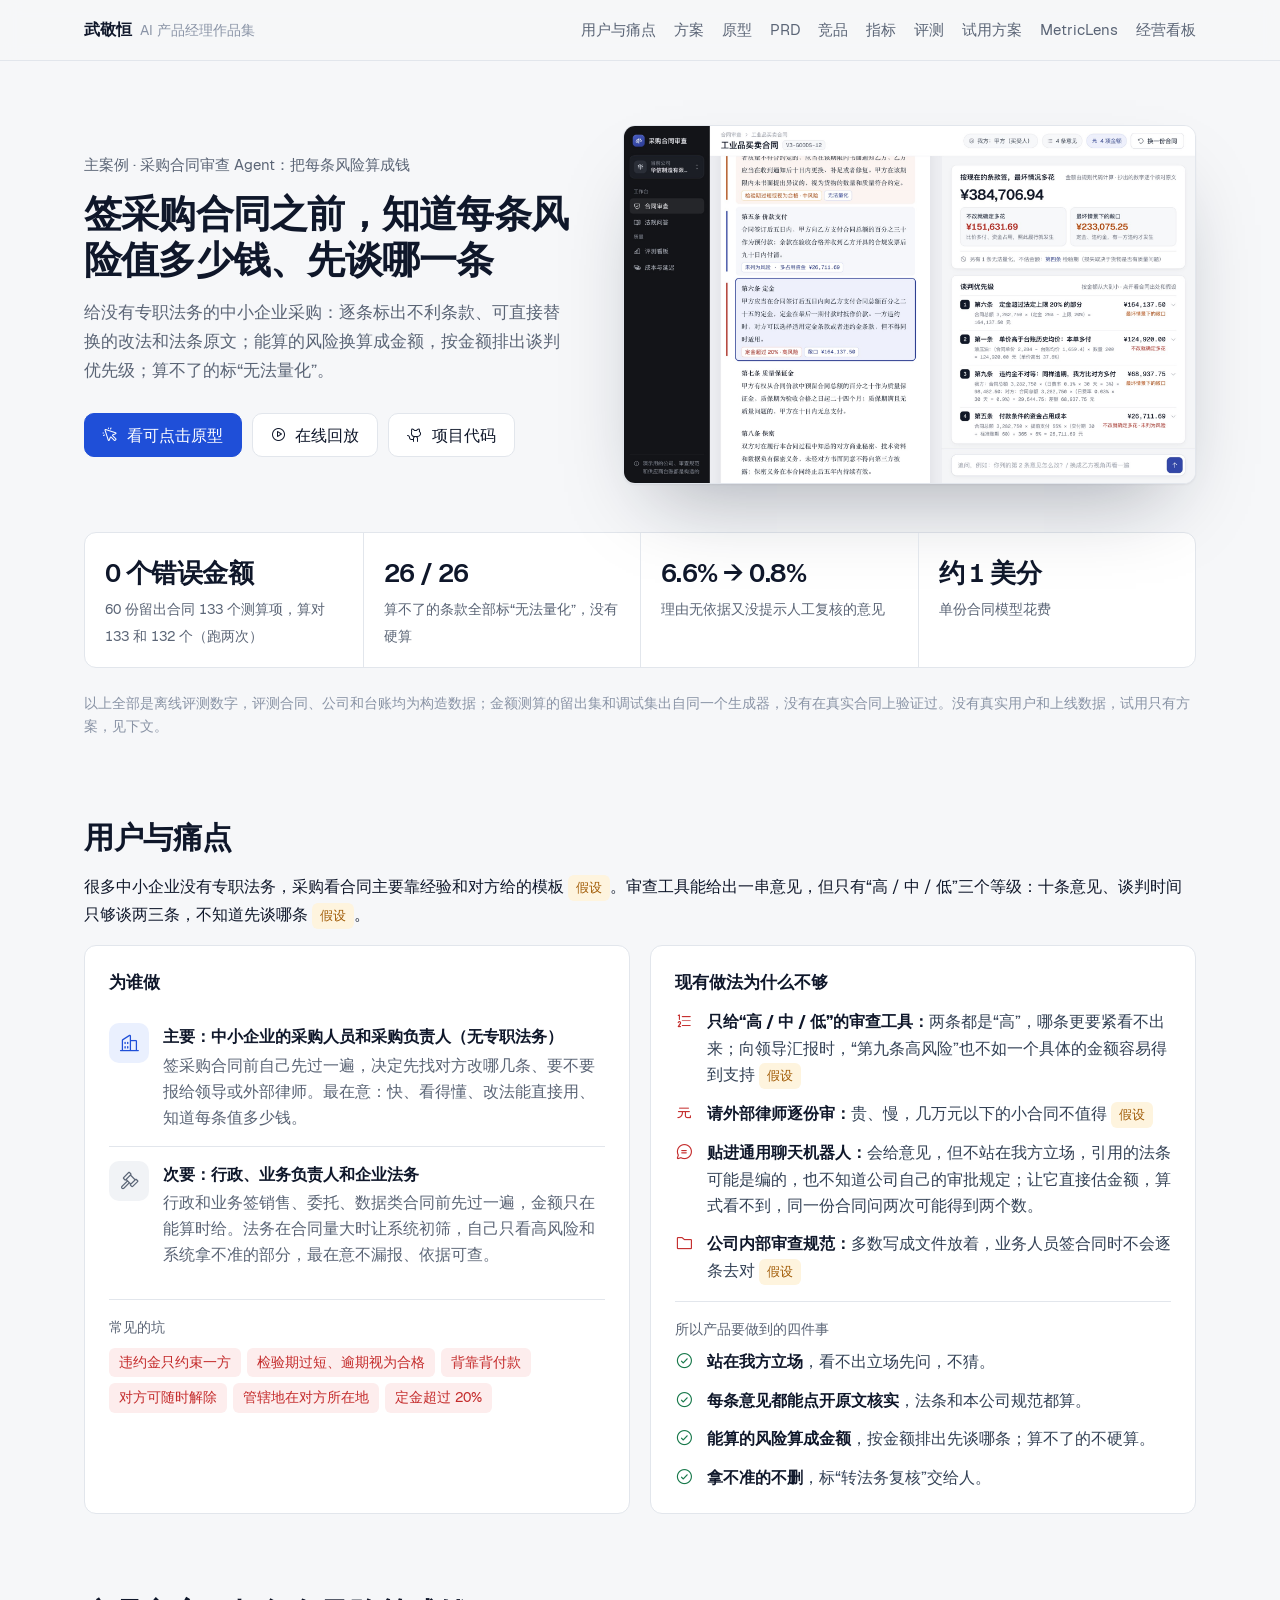
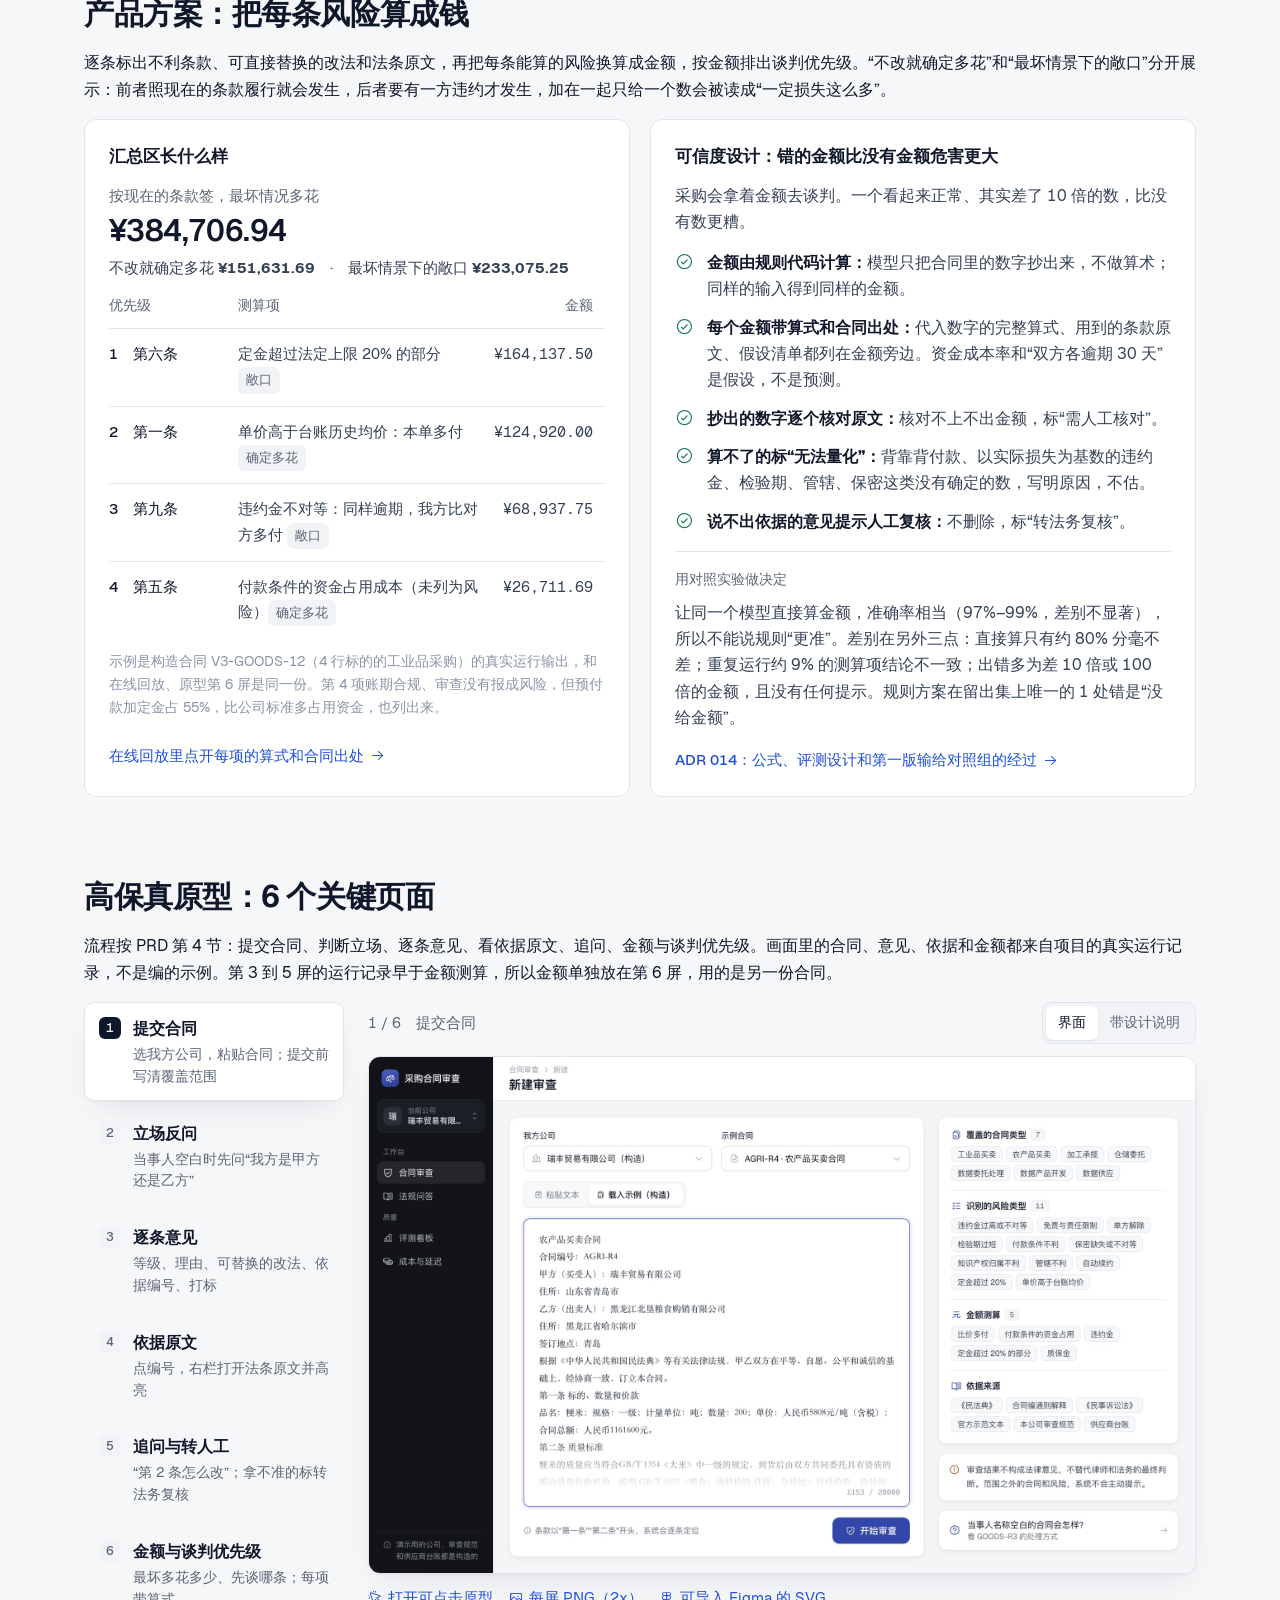
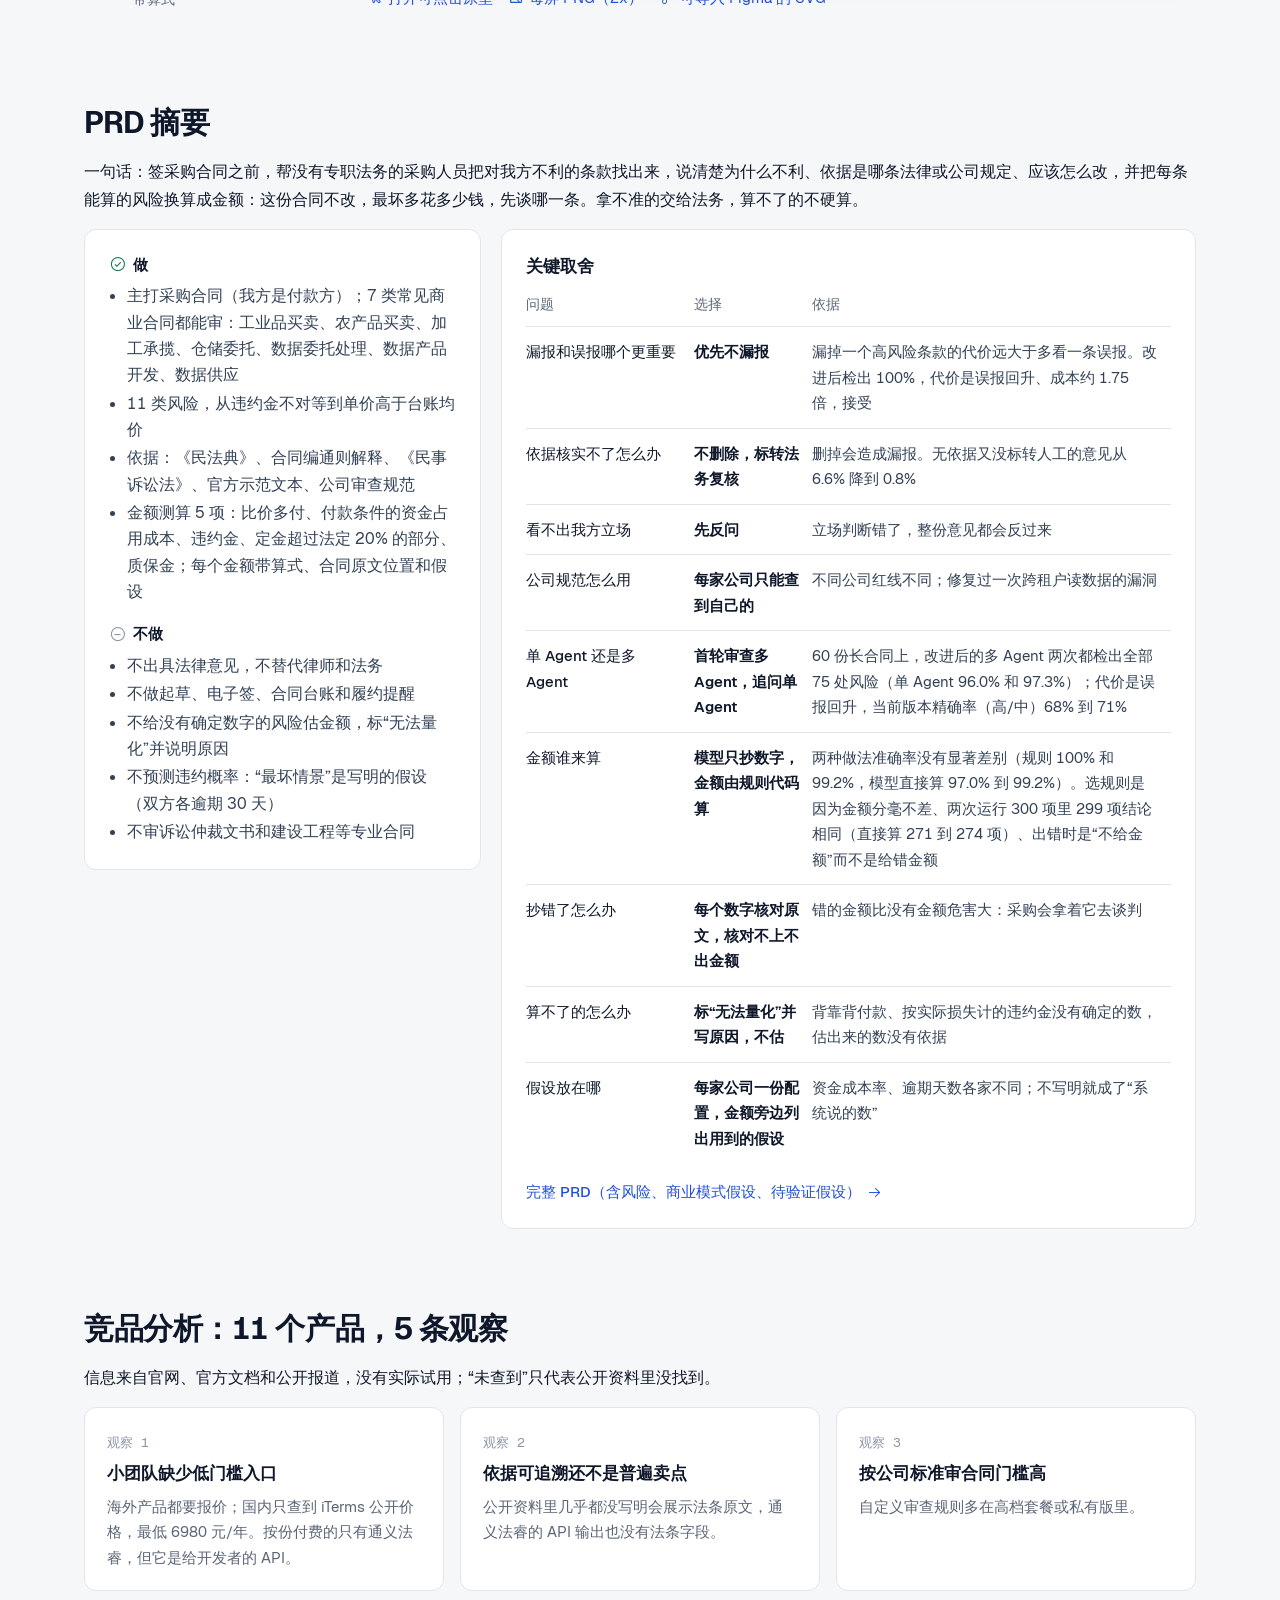
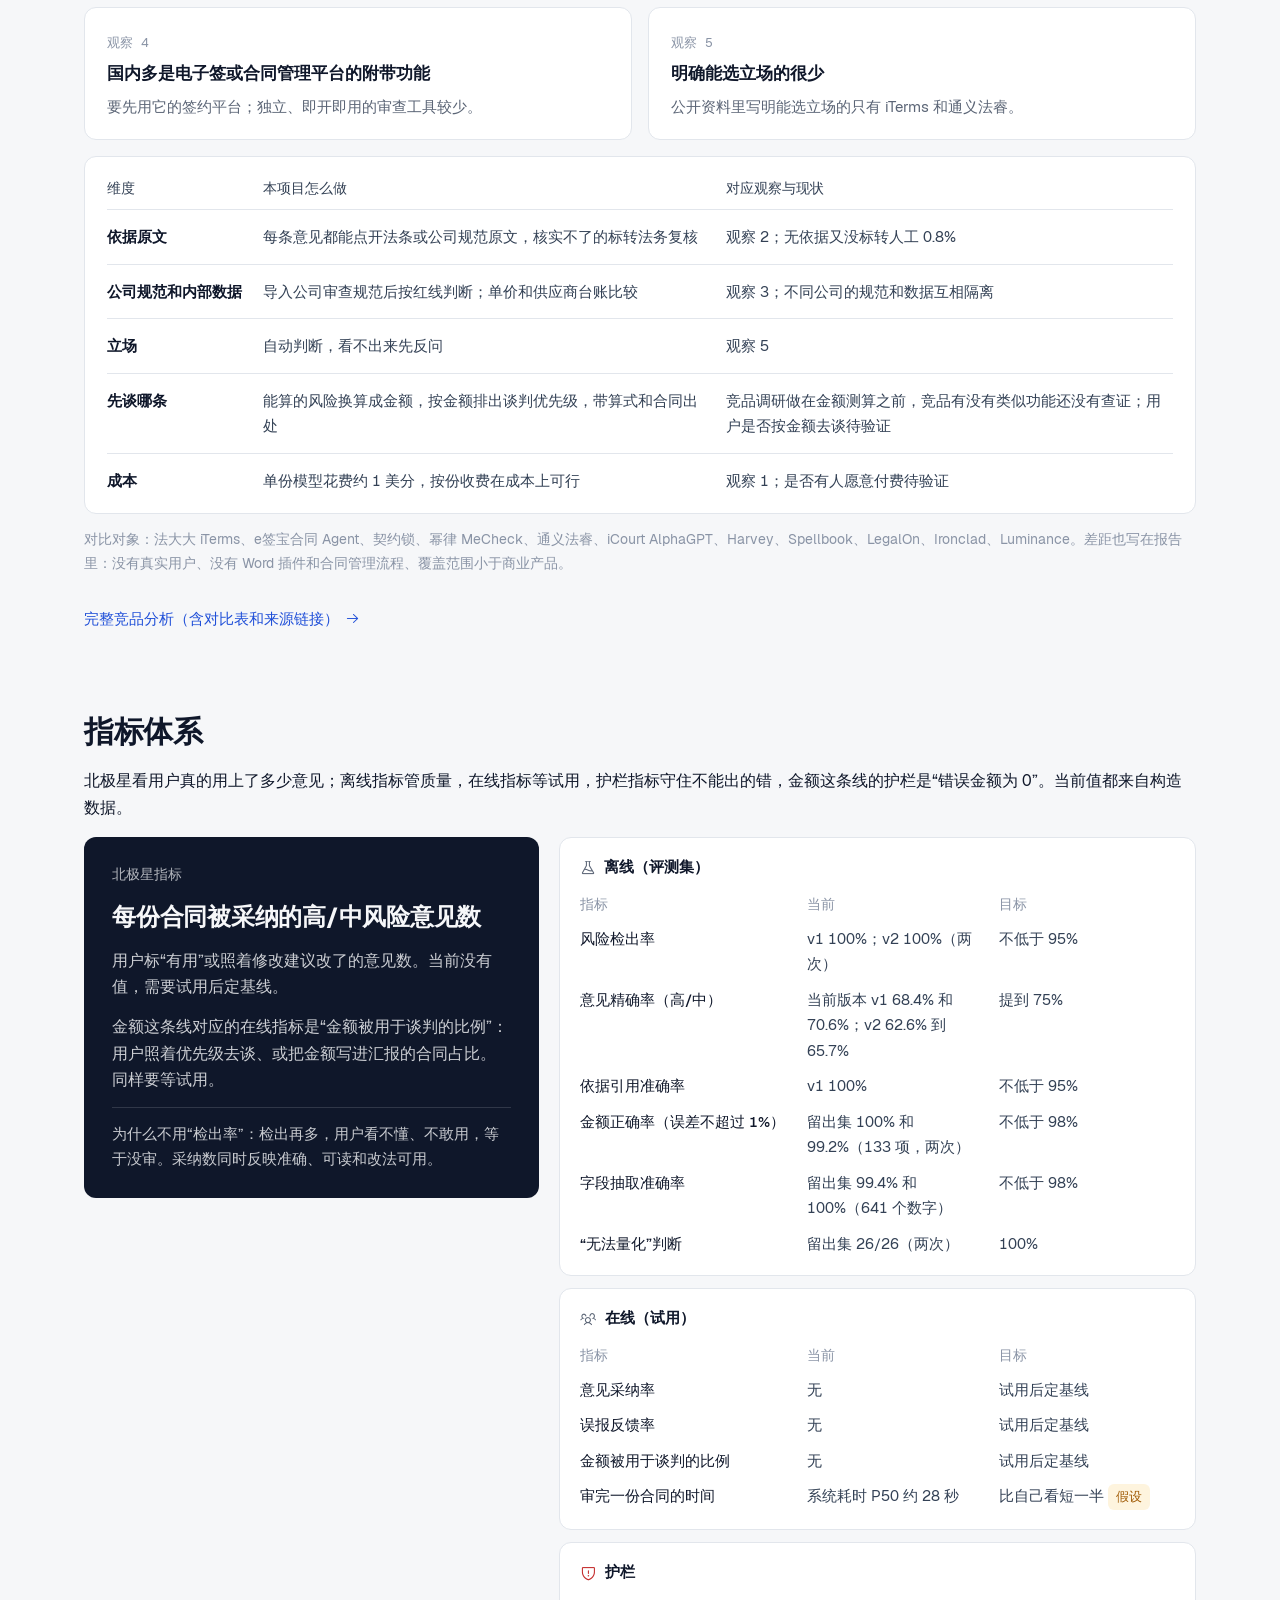
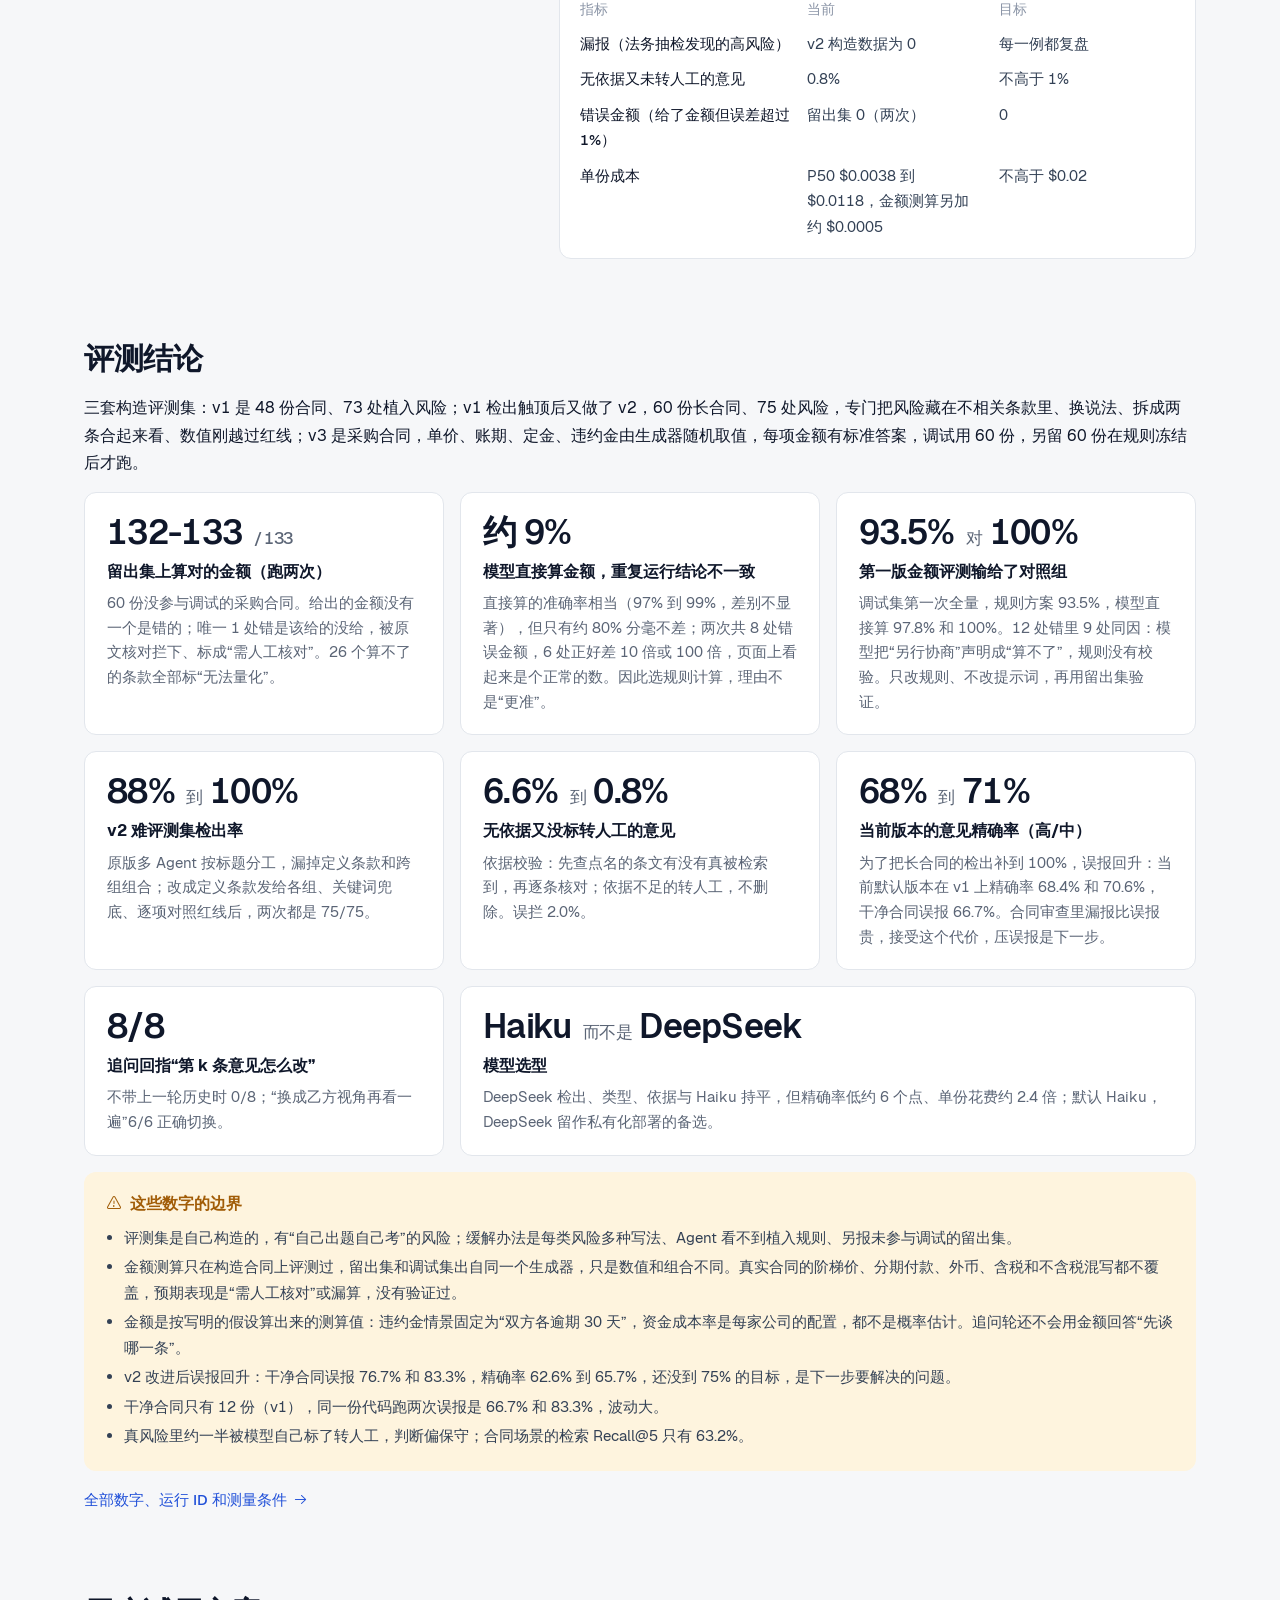
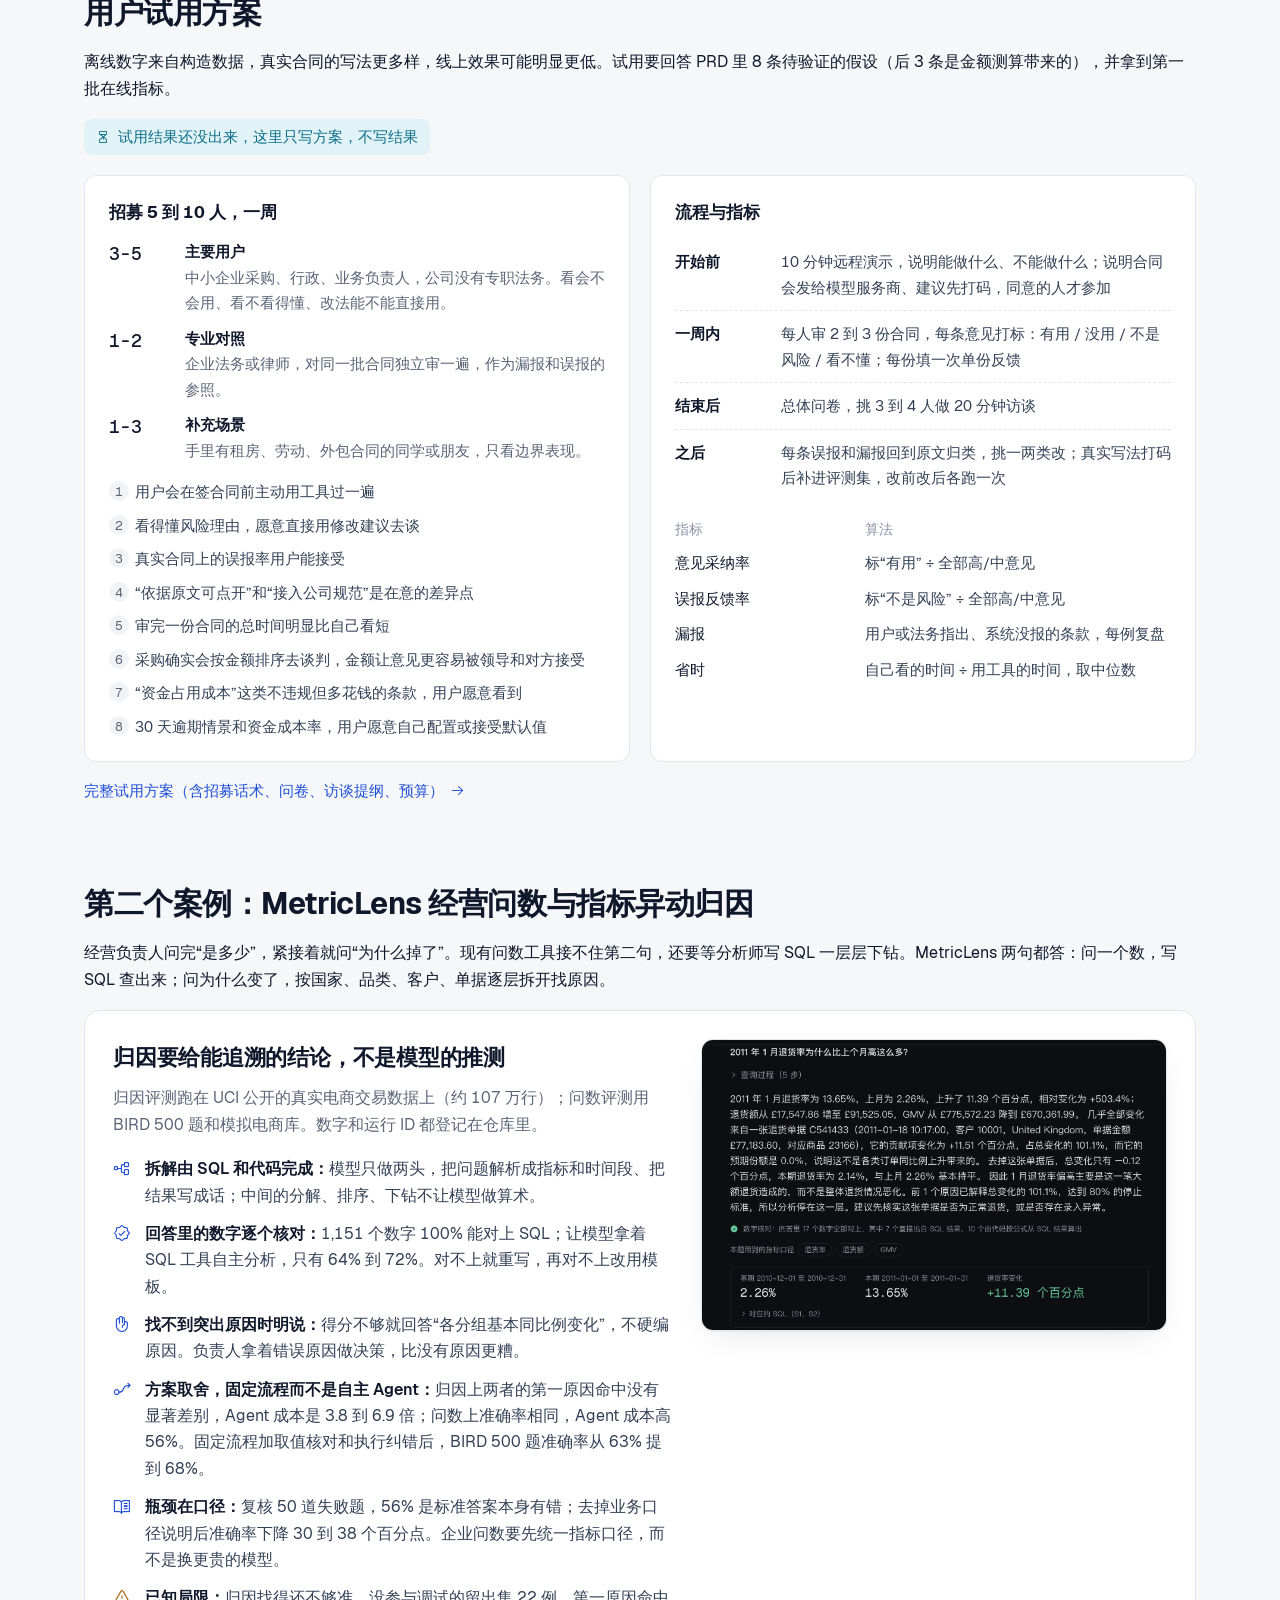
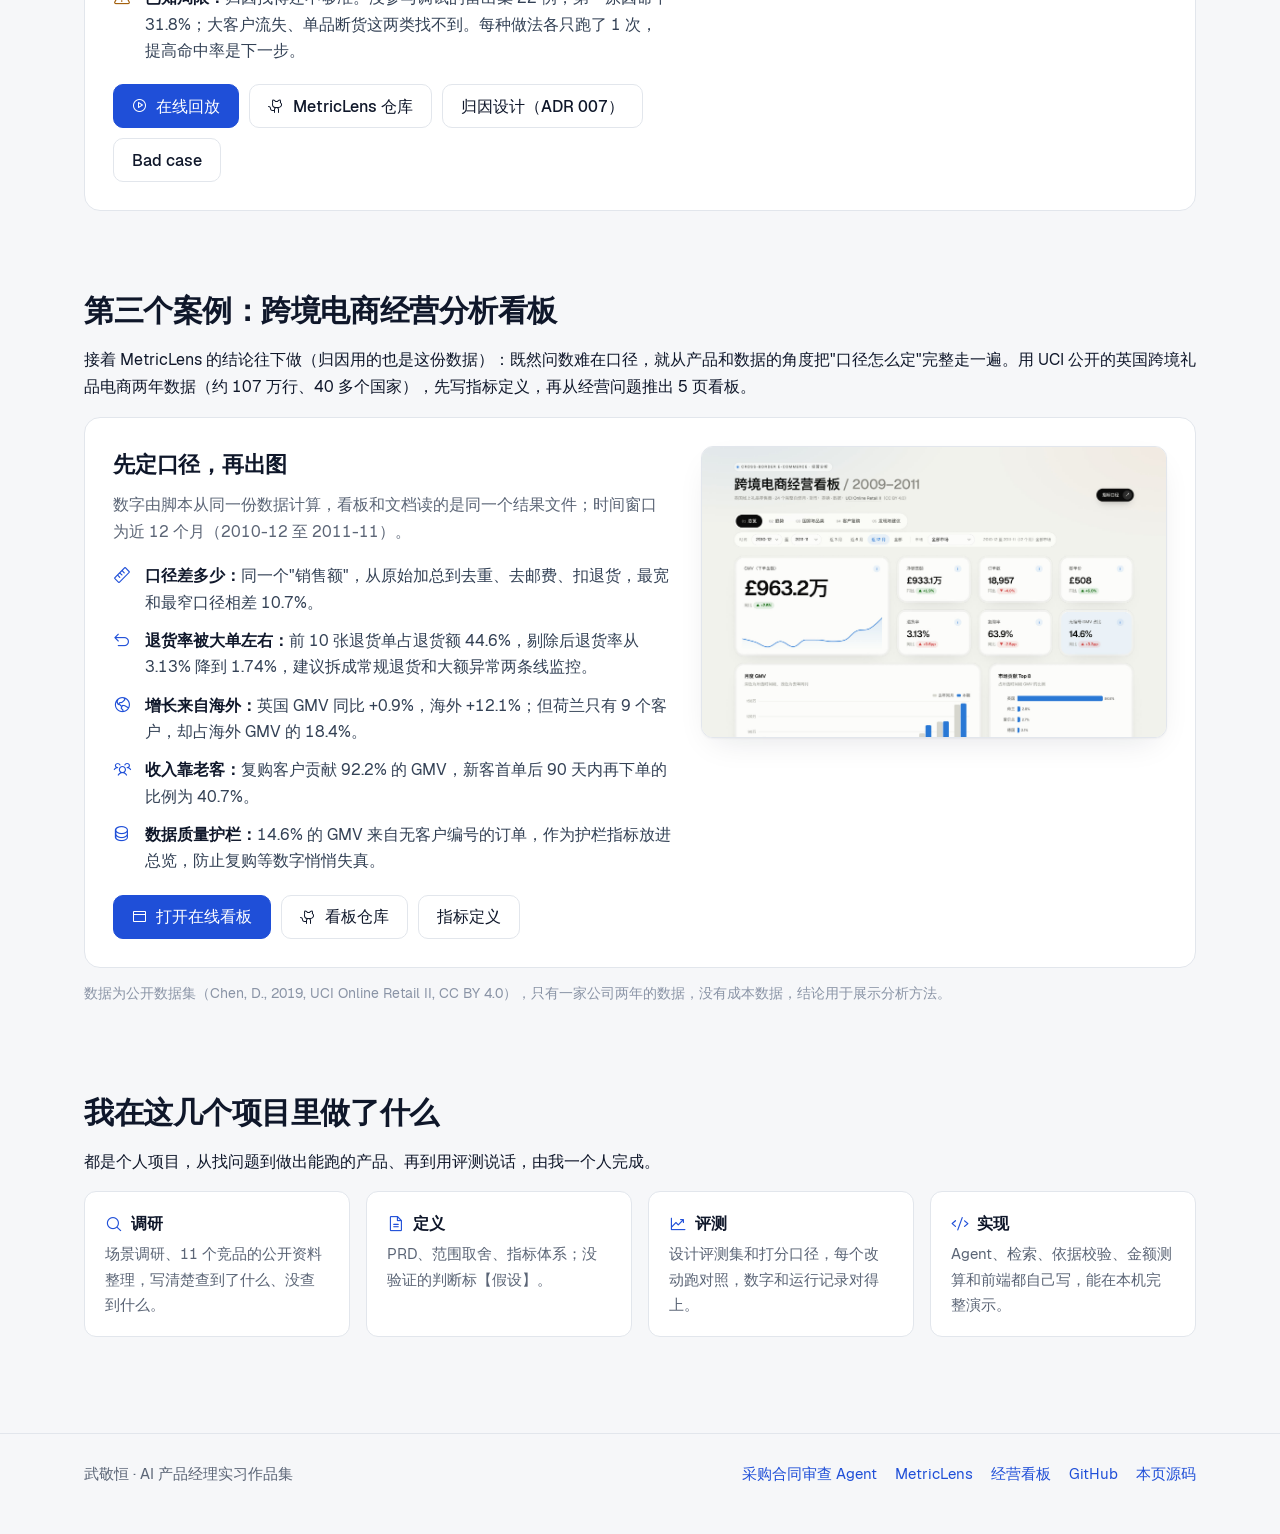
<file: index.html>
<!doctype html>
<html lang="zh-CN">
<head>
<meta charset="utf-8">
<meta name="viewport" content="width=device-width, initial-scale=1">
<title>武敬恒 · AI 产品经理作品集｜采购合同审查 Agent、MetricLens</title>
<meta name="description" content="AI 产品经理实习作品集。主案例：采购合同审查 Agent，把每条风险算成钱、按金额排谈判优先级，含用户与痛点、产品方案、PRD、竞品分析、指标体系、高保真原型、评测结论和用户试用方案；第二案例：MetricLens 经营问数与指标异动归因；第三案例：跨境电商经营分析看板。">
<meta property="og:title" content="武敬恒 · AI 产品经理作品集">
<meta property="og:description" content="采购合同审查 Agent：帮没有专职法务的中小企业采购，签合同前找出不利条款，把每条风险算成钱，按金额排出先谈哪条。">
<meta property="og:image" content="assets/img/web/06-金额与谈判优先级.jpg">
<link rel="stylesheet" href="assets/vendor/phosphor/phosphor.css">
<link rel="stylesheet" href="assets/css/site.css">
</head>
<body>

<header class="nav">
  <div class="wrap">
    <span class="me">武敬恒<span>AI 产品经理作品集</span></span>
    <nav aria-label="页内导航">
      <a href="#problem">用户与痛点</a>
      <a href="#solution">方案</a>
      <a href="#prototype">原型</a>
      <a href="#prd">PRD</a>
      <a href="#competition">竞品</a>
      <a href="#metrics">指标</a>
      <a href="#evaluation">评测</a>
      <a href="#trial">试用方案</a>
      <a href="#metriclens">MetricLens</a>
      <a href="#dashboard">经营看板</a>
    </nav>
  </div>
</header>

<main>
  <div class="wrap">
    <section class="hero">
      <div>
        <p class="kicker">主案例 · 采购合同审查 Agent：把每条风险算成钱</p>
        <h1>签采购合同之前，知道每条风险值多少钱、先谈哪一条</h1>
        <p class="sub">给没有专职法务的中小企业采购：逐条标出不利条款、可直接替换的改法和法条原文；能算的风险换算成金额，按金额排出谈判优先级；算不了的标“无法量化”。</p>
        <div class="cta">
          <a class="btn primary" href="prototype/"><i class="ph ph-cursor-click" aria-hidden="true"></i>看可点击原型</a>
          <a class="btn" href="https://kennywu411-dev.github.io/contract-review-agent/"><i class="ph ph-play-circle" aria-hidden="true"></i>在线回放</a>
          <a class="btn" href="https://github.com/kennywu411-dev/contract-review-agent"><i class="ph ph-github-logo" aria-hidden="true"></i>项目代码</a>
        </div>
      </div>
      <a class="shot" href="prototype/?s=6" aria-label="打开原型第 6 屏：金额与谈判优先级">
        <img src="assets/img/web/06-金额与谈判优先级.jpg" width="2000" height="1250" alt="采购合同审查原型：左侧合同按风险等级高亮并标出测算金额，右侧汇总最坏情况多花 384,706.94 元，分成不改就确定多花和最坏情景下的敞口，下方按金额排出四项谈判优先级，每项带算式">
      </a>
    </section>

    <div class="facts reveal">
      <div><b>0 个错误金额</b><span>60 份留出合同 133 个测算项，算对 133 和 132 个（跑两次）</span></div>
      <div><b>26 / 26</b><span>算不了的条款全部标“无法量化”，没有硬算</span></div>
      <div><b>6.6% → 0.8%</b><span>理由无依据又没提示人工复核的意见</span></div>
      <div><b>约 1 美分</b><span>单份合同模型花费</span></div>
    </div>
    <p class="footnote">以上全部是离线评测数字，评测合同、公司和台账均为构造数据；金额测算的留出集和调试集出自同一个生成器，没有在真实合同上验证过。没有真实用户和上线数据，试用只有方案，见下文。</p>
  </div>

  <section class="block" id="problem">
    <div class="wrap">
      <h2>用户与痛点</h2>
      <p class="lead">很多中小企业没有专职法务，采购看合同主要靠经验和对方给的模板 <span class="tag assume">假设</span>。审查工具能给出一串意见，但只有“高 / 中 / 低”三个等级：十条意见、谈判时间只够谈两三条，不知道先谈哪条 <span class="tag assume">假设</span>。</p>
      <div class="split">
        <div class="panel reveal">
          <h3>为谁做</h3>
          <div class="user">
            <span class="ic"><i class="ph ph-buildings" aria-hidden="true"></i></span>
            <div><b>主要：中小企业的采购人员和采购负责人（无专职法务）</b><p>签采购合同前自己先过一遍，决定先找对方改哪几条、要不要报给领导或外部律师。最在意：快、看得懂、改法能直接用、知道每条值多少钱。</p></div>
          </div>
          <div class="user second">
            <span class="ic"><i class="ph ph-gavel" aria-hidden="true"></i></span>
            <div><b>次要：行政、业务负责人和企业法务</b><p>行政和业务签销售、委托、数据类合同前先过一遍，金额只在能算时给。法务在合同量大时让系统初筛，自己只看高风险和系统拿不准的部分，最在意不漏报、依据可查。</p></div>
          </div>
          <div class="traps">
            <p>常见的坑</p>
            <div class="chips"><span class="chip">违约金只约束一方</span><span class="chip">检验期过短、逾期视为合格</span><span class="chip">背靠背付款</span><span class="chip">对方可随时解除</span><span class="chip">管辖地在对方所在地</span><span class="chip">定金超过 20%</span></div>
          </div>
        </div>
        <div class="panel reveal">
          <h3>现有做法为什么不够</h3>
          <ul class="pains">
            <li><i class="ph ph-list-numbers" aria-hidden="true"></i><span><b>只给“高 / 中 / 低”的审查工具：</b>两条都是“高”，哪条更要紧看不出来；向领导汇报时，“第九条高风险”也不如一个具体的金额容易得到支持 <span class="tag assume">假设</span></span></li>
            <li><i class="ph ph-currency-cny" aria-hidden="true"></i><span><b>请外部律师逐份审：</b>贵、慢，几万元以下的小合同不值得 <span class="tag assume">假设</span></span></li>
            <li><i class="ph ph-chat-circle-text" aria-hidden="true"></i><span><b>贴进通用聊天机器人：</b>会给意见，但不站在我方立场，引用的法条可能是编的，也不知道公司自己的审批规定；让它直接估金额，算式看不到，同一份合同问两次可能得到两个数。</span></li>
            <li><i class="ph ph-folder-simple" aria-hidden="true"></i><span><b>公司内部审查规范：</b>多数写成文件放着，业务人员签合同时不会逐条去对 <span class="tag assume">假设</span></span></li>
          </ul>
          <div class="traps">
            <p>所以产品要做到的四件事</p>
            <ul class="pains">
              <li><i class="ph ph-check-circle" aria-hidden="true" style="color:var(--ok)"></i><span><b>站在我方立场</b>，看不出立场先问，不猜。</span></li>
              <li><i class="ph ph-check-circle" aria-hidden="true" style="color:var(--ok)"></i><span><b>每条意见都能点开原文核实</b>，法条和本公司规范都算。</span></li>
              <li><i class="ph ph-check-circle" aria-hidden="true" style="color:var(--ok)"></i><span><b>能算的风险算成金额</b>，按金额排出先谈哪条；算不了的不硬算。</span></li>
              <li><i class="ph ph-check-circle" aria-hidden="true" style="color:var(--ok)"></i><span><b>拿不准的不删</b>，标“转法务复核”交给人。</span></li>
            </ul>
          </div>
        </div>
      </div>
    </div>
  </section>

  <section class="block" id="solution">
    <div class="wrap">
      <h2>产品方案：把每条风险算成钱</h2>
      <p class="lead">逐条标出不利条款、可直接替换的改法和法条原文，再把每条能算的风险换算成金额，按金额排出谈判优先级。“不改就确定多花”和“最坏情景下的敞口”分开展示：前者照现在的条款履行就会发生，后者要有一方违约才发生，加在一起只给一个数会被读成“一定损失这么多”。</p>
      <div class="split">
        <div class="panel reveal">
          <h3>汇总区长什么样</h3>
          <p style="margin:0 0 4px;color:var(--muted);font-size:15px">按现在的条款签，最坏情况多花</p>
          <p style="margin:0 0 6px;font-size:30px;font-weight:600;letter-spacing:-.02em;line-height:1.2">¥384,706.94</p>
          <p style="margin:0 0 14px;font-size:15px;color:var(--ink-2)">不改就确定多花 <b>¥151,631.69</b>　·　最坏情景下的敞口 <b>¥233,075.25</b></p>
          <div class="table-scroll">
          <table class="trade">
            <thead><tr><th style="white-space:nowrap">优先级</th><th>测算项</th><th style="text-align:right">金额</th></tr></thead>
            <tbody>
              <tr><td style="white-space:nowrap">1　第六条</td><td>定金超过法定上限 20% 的部分 <span class="tag">敞口</span></td><td style="text-align:right;white-space:nowrap" class="mono">¥164,137.50</td></tr>
              <tr><td style="white-space:nowrap">2　第一条</td><td>单价高于台账历史均价：本单多付 <span class="tag">确定多花</span></td><td style="text-align:right;white-space:nowrap" class="mono">¥124,920.00</td></tr>
              <tr><td style="white-space:nowrap">3　第九条</td><td>违约金不对等：同样逾期，我方比对方多付 <span class="tag">敞口</span></td><td style="text-align:right;white-space:nowrap" class="mono">¥68,937.75</td></tr>
              <tr><td style="white-space:nowrap">4　第五条</td><td>付款条件的资金占用成本（未列为风险）<span class="tag">确定多花</span></td><td style="text-align:right;white-space:nowrap" class="mono">¥26,711.69</td></tr>
            </tbody>
          </table>
          </div>
          <p class="footnote" style="margin-top:12px">示例是构造合同 V3-GOODS-12（4 行标的的工业品采购）的真实运行输出，和在线回放、原型第 6 屏是同一份。第 4 项账期合规、审查没有报成风险，但预付款加定金占 55%，比公司标准多占用资金，也列出来。</p>
          <a class="more" href="https://kennywu411-dev.github.io/contract-review-agent/">在线回放里点开每项的算式和合同出处<i class="ph ph-arrow-right" aria-hidden="true"></i></a>
        </div>
        <div class="panel reveal">
          <h3>可信度设计：错的金额比没有金额危害更大</h3>
          <p style="margin:0 0 14px;font-size:15.5px;color:var(--ink-2)">采购会拿着金额去谈判。一个看起来正常、其实差了 10 倍的数，比没有数更糟。</p>
          <ul class="pains">
            <li><i class="ph ph-check-circle" aria-hidden="true" style="color:var(--ok)"></i><span><b>金额由规则代码计算：</b>模型只把合同里的数字抄出来，不做算术；同样的输入得到同样的金额。</span></li>
            <li><i class="ph ph-check-circle" aria-hidden="true" style="color:var(--ok)"></i><span><b>每个金额带算式和合同出处：</b>代入数字的完整算式、用到的条款原文、假设清单都列在金额旁边。资金成本率和“双方各逾期 30 天”是假设，不是预测。</span></li>
            <li><i class="ph ph-check-circle" aria-hidden="true" style="color:var(--ok)"></i><span><b>抄出的数字逐个核对原文：</b>核对不上不出金额，标“需人工核对”。</span></li>
            <li><i class="ph ph-check-circle" aria-hidden="true" style="color:var(--ok)"></i><span><b>算不了的标“无法量化”：</b>背靠背付款、以实际损失为基数的违约金、检验期、管辖、保密这类没有确定的数，写明原因，不估。</span></li>
            <li><i class="ph ph-check-circle" aria-hidden="true" style="color:var(--ok)"></i><span><b>说不出依据的意见提示人工复核：</b>不删除，标“转法务复核”。</span></li>
          </ul>
          <div class="traps">
            <p>用对照实验做决定</p>
            <p style="font-size:15.5px;color:var(--ink-2);margin:0">让同一个模型直接算金额，准确率相当（97%–99%，差别不显著），所以不能说规则“更准”。差别在另外三点：直接算只有约 80% 分毫不差；重复运行约 9% 的测算项结论不一致；出错多为差 10 倍或 100 倍的金额，且没有任何提示。规则方案在留出集上唯一的 1 处错是“没给金额”。</p>
          </div>
          <a class="more" href="https://github.com/kennywu411-dev/contract-review-agent/blob/main/docs/adr/014-金额测算.md">ADR 014：公式、评测设计和第一版输给对照组的经过<i class="ph ph-arrow-right" aria-hidden="true"></i></a>
        </div>
      </div>
    </div>
  </section>

  <section class="block" id="prototype">
    <div class="wrap">
      <h2>高保真原型：6 个关键页面</h2>
      <p class="lead">流程按 PRD 第 4 节：提交合同、判断立场、逐条意见、看依据原文、追问、金额与谈判优先级。画面里的合同、意见、依据和金额都来自项目的真实运行记录，不是编的示例。第 3 到 5 屏的运行记录早于金额测算，所以金额单独放在第 6 屏，用的是另一份合同。</p>
      <div class="gallery">
        <div class="list" role="tablist" aria-label="原型页面">
          <button role="tab" aria-selected="true" data-i="0"><b>1</b><span><strong>提交合同</strong><small>选我方公司，粘贴合同；提交前写清覆盖范围</small></span></button>
          <button role="tab" aria-selected="false" data-i="1"><b>2</b><span><strong>立场反问</strong><small>当事人空白时先问“我方是甲方还是乙方”</small></span></button>
          <button role="tab" aria-selected="false" data-i="2"><b>3</b><span><strong>逐条意见</strong><small>等级、理由、可替换的改法、依据编号、打标</small></span></button>
          <button role="tab" aria-selected="false" data-i="3"><b>4</b><span><strong>依据原文</strong><small>点编号，右栏打开法条原文并高亮</small></span></button>
          <button role="tab" aria-selected="false" data-i="4"><b>5</b><span><strong>追问与转人工</strong><small>“第 2 条怎么改”；拿不准的标转法务复核</small></span></button>
          <button role="tab" aria-selected="false" data-i="5"><b>6</b><span><strong>金额与谈判优先级</strong><small>最坏多花多少、先谈哪条；每项带算式</small></span></button>
        </div>
        <div class="view">
          <div class="viewbar">
            <span id="cap">提交合同</span>
            <div class="seg" role="group" aria-label="显示方式">
              <button aria-pressed="true" data-mode="plain">界面</button>
              <button aria-pressed="false" data-mode="notes">带设计说明</button>
            </div>
          </div>
          <a class="shot" id="shot-link" href="prototype/?s=1"><img id="shot" src="assets/img/web/01-提交合同.jpg" width="2000" height="1250" alt="原型第 1 屏：提交合同" loading="lazy"></a>
          <div class="assets">
            <a href="prototype/"><i class="ph ph-cursor-click" aria-hidden="true"></i>打开可点击原型</a>
            <a href="https://github.com/kennywu411-dev/pm-portfolio/tree/main/assets/img/screens"><i class="ph ph-image" aria-hidden="true"></i>每屏 PNG（2x）</a>
            <a href="https://github.com/kennywu411-dev/pm-portfolio/tree/main/figma"><i class="ph ph-figma-logo" aria-hidden="true"></i>可导入 Figma 的 SVG</a>
          </div>
        </div>
      </div>
    </div>
  </section>

  <section class="block" id="prd">
    <div class="wrap">
      <h2>PRD 摘要</h2>
      <p class="lead">一句话：签采购合同之前，帮没有专职法务的采购人员把对我方不利的条款找出来，说清楚为什么不利、依据是哪条法律或公司规定、应该怎么改，并把每条能算的风险换算成金额：这份合同不改，最坏多花多少钱，先谈哪一条。拿不准的交给法务，算不了的不硬算。</p>
      <div class="prd">
        <div class="panel scope-list reveal">
          <div class="do">
            <h4><i class="ph ph-check-circle" aria-hidden="true"></i>做</h4>
            <ul>
              <li>主打采购合同（我方是付款方）；7 类常见商业合同都能审：工业品买卖、农产品买卖、加工承揽、仓储委托、数据委托处理、数据产品开发、数据供应</li>
              <li>11 类风险，从违约金不对等到单价高于台账均价</li>
              <li>依据：《民法典》、合同编通则解释、《民事诉讼法》、官方示范文本、公司审查规范</li>
              <li>金额测算 5 项：比价多付、付款条件的资金占用成本、违约金、定金超过法定 20% 的部分、质保金；每个金额带算式、合同原文位置和假设</li>
            </ul>
          </div>
          <div class="dont">
            <h4><i class="ph ph-minus-circle" aria-hidden="true"></i>不做</h4>
            <ul>
              <li>不出具法律意见，不替代律师和法务</li>
              <li>不做起草、电子签、合同台账和履约提醒</li>
              <li>不给没有确定数字的风险估金额，标“无法量化”并说明原因</li>
              <li>不预测违约概率：“最坏情景”是写明的假设（双方各逾期 30 天）</li>
              <li>不审诉讼仲裁文书和建设工程等专业合同</li>
            </ul>
          </div>
        </div>
        <div class="panel reveal">
          <h3>关键取舍</h3>
          <div class="table-scroll">
          <table class="trade">
            <thead><tr><th>问题</th><th>选择</th><th>依据</th></tr></thead>
            <tbody>
              <tr><td>漏报和误报哪个更重要</td><td><b>优先不漏报</b></td><td>漏掉一个高风险条款的代价远大于多看一条误报。改进后检出 100%，代价是误报回升、成本约 1.75 倍，接受</td></tr>
              <tr><td>依据核实不了怎么办</td><td><b>不删除，标转法务复核</b></td><td>删掉会造成漏报。无依据又没标转人工的意见从 6.6% 降到 0.8%</td></tr>
              <tr><td>看不出我方立场</td><td><b>先反问</b></td><td>立场判断错了，整份意见都会反过来</td></tr>
              <tr><td>公司规范怎么用</td><td><b>每家公司只能查到自己的</b></td><td>不同公司红线不同；修复过一次跨租户读数据的漏洞</td></tr>
              <tr><td>单 Agent 还是多 Agent</td><td><b>首轮审查多 Agent，追问单 Agent</b></td><td>60 份长合同上，改进后的多 Agent 两次都检出全部 75 处风险（单 Agent 96.0% 和 97.3%）；代价是误报回升，当前版本精确率（高/中）68% 到 71%</td></tr>
              <tr><td>金额谁来算</td><td><b>模型只抄数字，金额由规则代码算</b></td><td>两种做法准确率没有显著差别（规则 100% 和 99.2%，模型直接算 97.0% 到 99.2%）。选规则是因为金额分毫不差、两次运行 300 项里 299 项结论相同（直接算 271 到 274 项）、出错时是“不给金额”而不是给错金额</td></tr>
              <tr><td>抄错了怎么办</td><td><b>每个数字核对原文，核对不上不出金额</b></td><td>错的金额比没有金额危害大：采购会拿着它去谈判</td></tr>
              <tr><td>算不了的怎么办</td><td><b>标“无法量化”并写原因，不估</b></td><td>背靠背付款、按实际损失计的违约金没有确定的数，估出来的数没有依据</td></tr>
              <tr><td>假设放在哪</td><td><b>每家公司一份配置，金额旁边列出用到的假设</b></td><td>资金成本率、逾期天数各家不同；不写明就成了“系统说的数”</td></tr>
            </tbody>
          </table>
          </div>
          <a class="more" href="https://github.com/kennywu411-dev/contract-review-agent/blob/main/docs/PRD.md">完整 PRD（含风险、商业模式假设、待验证假设）<i class="ph ph-arrow-right" aria-hidden="true"></i></a>
        </div>
      </div>
    </div>
  </section>

  <section class="block" id="competition">
    <div class="wrap">
      <h2>竞品分析：11 个产品，5 条观察</h2>
      <p class="lead">信息来自官网、官方文档和公开报道，没有实际试用；“未查到”只代表公开资料里没找到。</p>
      <div class="compete">
        <div class="obs reveal"><span class="num">观察 1</span><h3>小团队缺少低门槛入口</h3><p>海外产品都要报价；国内只查到 iTerms 公开价格，最低 6980 元/年。按份付费的只有通义法睿，但它是给开发者的 API。</p></div>
        <div class="obs reveal"><span class="num">观察 2</span><h3>依据可追溯还不是普遍卖点</h3><p>公开资料里几乎都没写明会展示法条原文，通义法睿的 API 输出也没有法条字段。</p></div>
        <div class="obs reveal"><span class="num">观察 3</span><h3>按公司标准审合同门槛高</h3><p>自定义审查规则多在高档套餐或私有版里。</p></div>
        <div class="obs wide reveal"><span class="num">观察 4</span><h3>国内多是电子签或合同管理平台的附带功能</h3><p>要先用它的签约平台；独立、即开即用的审查工具较少。</p></div>
        <div class="obs wide reveal"><span class="num">观察 5</span><h3>明确能选立场的很少</h3><p>公开资料里写明能选立场的只有 iTerms 和通义法睿。</p></div>
        <div class="position reveal">
          <div class="row head"><span>维度</span><span>本项目怎么做</span><span>对应观察与现状</span></div>
          <div class="row"><b>依据原文</b><span>每条意见都能点开法条或公司规范原文，核实不了的标转法务复核</span><span>观察 2；无依据又没标转人工 0.8%</span></div>
          <div class="row"><b>公司规范和内部数据</b><span>导入公司审查规范后按红线判断；单价和供应商台账比较</span><span>观察 3；不同公司的规范和数据互相隔离</span></div>
          <div class="row"><b>立场</b><span>自动判断，看不出来先反问</span><span>观察 5</span></div>
          <div class="row"><b>先谈哪条</b><span>能算的风险换算成金额，按金额排出谈判优先级，带算式和合同出处</span><span>竞品调研做在金额测算之前，竞品有没有类似功能还没有查证；用户是否按金额去谈待验证</span></div>
          <div class="row"><b>成本</b><span>单份模型花费约 1 美分，按份收费在成本上可行</span><span>观察 1；是否有人愿意付费待验证</span></div>
        </div>
      </div>
      <p class="products">对比对象：法大大 iTerms、e签宝合同 Agent、契约锁、幂律 MeCheck、通义法睿、iCourt AlphaGPT、Harvey、Spellbook、LegalOn、Ironclad、Luminance。差距也写在报告里：没有真实用户、没有 Word 插件和合同管理流程、覆盖范围小于商业产品。</p>
      <a class="more" href="https://github.com/kennywu411-dev/contract-review-agent/blob/main/docs/竞品分析.md">完整竞品分析（含对比表和来源链接）<i class="ph ph-arrow-right" aria-hidden="true"></i></a>
    </div>
  </section>

  <section class="block" id="metrics">
    <div class="wrap">
      <h2>指标体系</h2>
      <p class="lead">北极星看用户真的用上了多少意见；离线指标管质量，在线指标等试用，护栏指标守住不能出的错，金额这条线的护栏是“错误金额为 0”。当前值都来自构造数据。</p>
      <div class="metrics">
        <div class="ns reveal">
          <span class="lab">北极星指标</span>
          <h3>每份合同被采纳的高/中风险意见数</h3>
          <p>用户标“有用”或照着修改建议改了的意见数。当前没有值，需要试用后定基线。</p>
          <p>金额这条线对应的在线指标是“金额被用于谈判的比例”：用户照着优先级去谈、或把金额写进汇报的合同占比。同样要等试用。</p>
          <p class="why">为什么不用“检出率”：检出再多，用户看不懂、不敢用，等于没审。采纳数同时反映准确、可读和改法可用。</p>
        </div>
        <div class="tiers">
          <div class="tier reveal">
            <h4><i class="ph ph-flask" aria-hidden="true"></i>离线（评测集）</h4>
            <div class="kv">
              <span class="h">指标</span><span class="h">当前</span><span class="h">目标</span>
              <span class="m">风险检出率</span><span>v1 100%；v2 100%（两次）</span><span>不低于 95%</span>
              <span class="m">意见精确率（高/中）</span><span>当前版本 v1 68.4% 和 70.6%；v2 62.6% 到 65.7%</span><span>提到 75%</span>
              <span class="m">依据引用准确率</span><span>v1 100%</span><span>不低于 95%</span>
              <span class="m">金额正确率（误差不超过 1%）</span><span>留出集 100% 和 99.2%（133 项，两次）</span><span>不低于 98%</span>
              <span class="m">字段抽取准确率</span><span>留出集 99.4% 和 100%（641 个数字）</span><span>不低于 98%</span>
              <span class="m">“无法量化”判断</span><span>留出集 26/26（两次）</span><span>100%</span>
            </div>
          </div>
          <div class="tier reveal">
            <h4><i class="ph ph-users-three" aria-hidden="true"></i>在线（试用）</h4>
            <div class="kv">
              <span class="h">指标</span><span class="h">当前</span><span class="h">目标</span>
              <span class="m">意见采纳率</span><span>无</span><span>试用后定基线</span>
              <span class="m">误报反馈率</span><span>无</span><span>试用后定基线</span>
              <span class="m">金额被用于谈判的比例</span><span>无</span><span>试用后定基线</span>
              <span class="m">审完一份合同的时间</span><span>系统耗时 P50 约 28 秒</span><span>比自己看短一半 <span class="tag assume">假设</span></span>
            </div>
          </div>
          <div class="tier guard reveal">
            <h4><i class="ph ph-shield-warning" aria-hidden="true"></i>护栏</h4>
            <div class="kv">
              <span class="h">指标</span><span class="h">当前</span><span class="h">目标</span>
              <span class="m">漏报（法务抽检发现的高风险）</span><span>v2 构造数据为 0</span><span>每一例都复盘</span>
              <span class="m">无依据又未转人工的意见</span><span>0.8%</span><span>不高于 1%</span>
              <span class="m">错误金额（给了金额但误差超过 1%）</span><span>留出集 0（两次）</span><span>0</span>
              <span class="m">单份成本</span><span>P50 $0.0038 到 $0.0118，金额测算另加约 $0.0005</span><span>不高于 $0.02</span>
            </div>
          </div>
        </div>
      </div>
    </div>
  </section>

  <section class="block" id="evaluation">
    <div class="wrap">
      <h2>评测结论</h2>
      <p class="lead">三套构造评测集：v1 是 48 份合同、73 处植入风险；v1 检出触顶后又做了 v2，60 份长合同、75 处风险，专门把风险藏在不相关条款里、换说法、拆成两条合起来看、数值刚越过红线；v3 是采购合同，单价、账期、定金、违约金由生成器随机取值，每项金额有标准答案，调试用 60 份，另留 60 份在规则冻结后才跑。</p>
      <div class="evals">
        <div class="ev reveal"><span class="big">132-133 <small>/ 133</small></span><h3>留出集上算对的金额（跑两次）</h3><p>60 份没参与调试的采购合同。给出的金额没有一个是错的；唯一 1 处错是该给的没给，被原文核对拦下、标成“需人工核对”。26 个算不了的条款全部标“无法量化”。</p></div>
        <div class="ev reveal"><span class="big">约 9%</span><h3>模型直接算金额，重复运行结论不一致</h3><p>直接算的准确率相当（97% 到 99%，差别不显著），但只有约 80% 分毫不差；两次共 8 处错误金额，6 处正好差 10 倍或 100 倍，页面上看起来是个正常的数。因此选规则计算，理由不是“更准”。</p></div>
        <div class="ev reveal"><span class="big">93.5% <small>对</small> 100%</span><h3>第一版金额评测输给了对照组</h3><p>调试集第一次全量，规则方案 93.5%，模型直接算 97.8% 和 100%。12 处错里 9 处同因：模型把“另行协商”声明成“算不了”，规则没有校验。只改规则、不改提示词，再用留出集验证。</p></div>
        <div class="ev reveal"><span class="big">88% <small>到</small> 100%</span><h3>v2 难评测集检出率</h3><p>原版多 Agent 按标题分工，漏掉定义条款和跨组组合；改成定义条款发给各组、关键词兜底、逐项对照红线后，两次都是 75/75。</p></div>
        <div class="ev reveal"><span class="big">6.6% <small>到</small> 0.8%</span><h3>无依据又没标转人工的意见</h3><p>依据校验：先查点名的条文有没有真被检索到，再逐条核对；依据不足的转人工，不删除。误拦 2.0%。</p></div>
        <div class="ev reveal"><span class="big">68% <small>到</small> 71%</span><h3>当前版本的意见精确率（高/中）</h3><p>为了把长合同的检出补到 100%，误报回升：当前默认版本在 v1 上精确率 68.4% 和 70.6%，干净合同误报 66.7%。合同审查里漏报比误报贵，接受这个代价，压误报是下一步。</p></div>
        <div class="ev reveal"><span class="big">8/8</span><h3>追问回指“第 k 条意见怎么改”</h3><p>不带上一轮历史时 0/8；“换成乙方视角再看一遍”6/6 正确切换。</p></div>
        <div class="ev span2 reveal"><span class="big">Haiku <small>而不是</small> DeepSeek</span><h3>模型选型</h3><p>DeepSeek 检出、类型、依据与 Haiku 持平，但精确率低约 6 个点、单份花费约 2.4 倍；默认 Haiku，DeepSeek 留作私有化部署的备选。</p></div>
      </div>
      <div class="honest reveal">
        <h3><i class="ph ph-warning" aria-hidden="true"></i>这些数字的边界</h3>
        <ul>
          <li>评测集是自己构造的，有“自己出题自己考”的风险；缓解办法是每类风险多种写法、Agent 看不到植入规则、另报未参与调试的留出集。</li>
          <li>金额测算只在构造合同上评测过，留出集和调试集出自同一个生成器，只是数值和组合不同。真实合同的阶梯价、分期付款、外币、含税和不含税混写都不覆盖，预期表现是“需人工核对”或漏算，没有验证过。</li>
          <li>金额是按写明的假设算出来的测算值：违约金情景固定为“双方各逾期 30 天”，资金成本率是每家公司的配置，都不是概率估计。追问轮还不会用金额回答“先谈哪一条”。</li>
          <li>v2 改进后误报回升：干净合同误报 76.7% 和 83.3%，精确率 62.6% 到 65.7%，还没到 75% 的目标，是下一步要解决的问题。</li>
          <li>干净合同只有 12 份（v1），同一份代码跑两次误报是 66.7% 和 83.3%，波动大。</li>
          <li>真风险里约一半被模型自己标了转人工，判断偏保守；合同场景的检索 Recall@5 只有 63.2%。</li>
        </ul>
      </div>
      <a class="more" href="https://github.com/kennywu411-dev/contract-review-agent/blob/main/docs/numbers.md">全部数字、运行 ID 和测量条件<i class="ph ph-arrow-right" aria-hidden="true"></i></a>
    </div>
  </section>

  <section class="block" id="trial">
    <div class="wrap">
      <h2>用户试用方案</h2>
      <p class="lead">离线数字来自构造数据，真实合同的写法更多样，线上效果可能明显更低。试用要回答 PRD 里 8 条待验证的假设（后 3 条是金额测算带来的），并拿到第一批在线指标。</p>
      <span class="status"><i class="ph ph-hourglass-medium" aria-hidden="true"></i>试用结果还没出来，这里只写方案，不写结果</span>
      <div class="trial">
        <div class="panel reveal">
          <h3>招募 5 到 10 人，一周</h3>
          <div class="recruit">
            <div class="r"><b>3-5</b><div><strong>主要用户</strong><span>中小企业采购、行政、业务负责人，公司没有专职法务。看会不会用、看不看得懂、改法能不能直接用。</span></div></div>
            <div class="r"><b>1-2</b><div><strong>专业对照</strong><span>企业法务或律师，对同一批合同独立审一遍，作为漏报和误报的参照。</span></div></div>
            <div class="r"><b>1-3</b><div><strong>补充场景</strong><span>手里有租房、劳动、外包合同的同学或朋友，只看边界表现。</span></div></div>
          </div>
          <ol class="hyp">
            <li>用户会在签合同前主动用工具过一遍</li>
            <li>看得懂风险理由，愿意直接用修改建议去谈</li>
            <li>真实合同上的误报率用户能接受</li>
            <li>“依据原文可点开”和“接入公司规范”是在意的差异点</li>
            <li>审完一份合同的总时间明显比自己看短</li>
            <li>采购确实会按金额排序去谈判，金额让意见更容易被领导和对方接受</li>
            <li>“资金占用成本”这类不违规但多花钱的条款，用户愿意看到</li>
            <li>30 天逾期情景和资金成本率，用户愿意自己配置或接受默认值</li>
          </ol>
        </div>
        <div class="panel reveal">
          <h3>流程与指标</h3>
          <ol class="timeline">
            <li><b>开始前</b><span>10 分钟远程演示，说明能做什么、不能做什么；说明合同会发给模型服务商、建议先打码，同意的人才参加</span></li>
            <li><b>一周内</b><span>每人审 2 到 3 份合同，每条意见打标：有用 / 没用 / 不是风险 / 看不懂；每份填一次单份反馈</span></li>
            <li><b>结束后</b><span>总体问卷，挑 3 到 4 人做 20 分钟访谈</span></li>
            <li><b>之后</b><span>每条误报和漏报回到原文归类，挑一两类改；真实写法打码后补进评测集，改前改后各跑一次</span></li>
          </ol>
          <div class="kv" style="margin-top:14px">
            <span class="h">指标</span><span class="h">算法</span><span class="h"></span>
            <span class="m">意见采纳率</span><span style="grid-column: span 2">标“有用” ÷ 全部高/中意见</span>
            <span class="m">误报反馈率</span><span style="grid-column: span 2">标“不是风险” ÷ 全部高/中意见</span>
            <span class="m">漏报</span><span style="grid-column: span 2">用户或法务指出、系统没报的条款，每例复盘</span>
            <span class="m">省时</span><span style="grid-column: span 2">自己看的时间 ÷ 用工具的时间，取中位数</span>
          </div>
        </div>
      </div>
      <a class="more" href="https://github.com/kennywu411-dev/contract-review-agent/blob/main/docs/用户试用方案.md">完整试用方案（含招募话术、问卷、访谈提纲、预算）<i class="ph ph-arrow-right" aria-hidden="true"></i></a>
    </div>
  </section>

  <section class="block" id="metriclens">
    <div class="wrap">
      <h2>第二个案例：MetricLens 经营问数与指标异动归因</h2>
      <p class="lead">经营负责人问完“是多少”，紧接着就问“为什么掉了”。现有问数工具接不住第二句，还要等分析师写 SQL 一层层下钻。MetricLens 两句都答：问一个数，写 SQL 查出来；问为什么变了，按国家、品类、客户、单据逐层拆开找原因。</p>
      <div class="case2 reveal">
        <div>
          <h3>归因要给能追溯的结论，不是模型的推测</h3>
          <p class="d">归因评测跑在 UCI 公开的真实电商交易数据上（约 107 万行）；问数评测用 BIRD 500 题和模拟电商库。数字和运行 ID 都登记在仓库里。</p>
          <div class="findings">
            <div class="fnd"><i class="ph ph-tree-structure" aria-hidden="true"></i><span><b>拆解由 SQL 和代码完成：</b>模型只做两头，把问题解析成指标和时间段、把结果写成话；中间的分解、排序、下钻不让模型做算术。</span></div>
            <div class="fnd"><i class="ph ph-seal-check" aria-hidden="true"></i><span><b>回答里的数字逐个核对：</b>1,151 个数字 100% 能对上 SQL；让模型拿着 SQL 工具自主分析，只有 64% 到 72%。对不上就重写，再对不上改用模板。</span></div>
            <div class="fnd"><i class="ph ph-hand-palm" aria-hidden="true"></i><span><b>找不到突出原因时明说：</b>得分不够就回答“各分组基本同比例变化”，不硬编原因。负责人拿着错误原因做决策，比没有原因更糟。</span></div>
            <div class="fnd"><i class="ph ph-flow-arrow" aria-hidden="true"></i><span><b>方案取舍，固定流程而不是自主 Agent：</b>归因上两者的第一原因命中没有显著差别，Agent 成本是 3.8 到 6.9 倍；问数上准确率相同，Agent 成本高 56%。固定流程加取值核对和执行纠错后，BIRD 500 题准确率从 63% 提到 68%。</span></div>
            <div class="fnd"><i class="ph ph-book-open-text" aria-hidden="true"></i><span><b>瓶颈在口径：</b>复核 50 道失败题，56% 是标准答案本身有错；去掉业务口径说明后准确率下降 30 到 38 个百分点。企业问数要先统一指标口径，而不是换更贵的模型。</span></div>
            <div class="fnd"><i class="ph ph-warning" aria-hidden="true" style="color:var(--mid)"></i><span><b>已知局限：</b>归因找得还不够准。没参与调试的留出集 22 例，第一原因命中 31.8%；大客户流失、单品断货这两类找不到。每种做法各只跑了 1 次，提高命中率是下一步。</span></div>
          </div>
          <div class="cta" style="margin-top:20px">
            <a class="btn primary" href="https://kennywu411-dev.github.io/metriclens/"><i class="ph ph-play-circle" aria-hidden="true"></i>在线回放</a>
            <a class="btn" href="https://github.com/kennywu411-dev/metriclens"><i class="ph ph-github-logo" aria-hidden="true"></i>MetricLens 仓库</a>
            <a class="btn" href="https://github.com/kennywu411-dev/metriclens/blob/main/docs/adr/007-指标异动归因.md">归因设计（ADR 007）</a>
            <a class="btn" href="https://github.com/kennywu411-dev/metriclens/blob/main/docs/badcases.md">Bad case</a>
          </div>
        </div>
        <a class="shot" href="https://kennywu411-dev.github.io/metriclens/" aria-label="打开 MetricLens 在线回放"><img src="assets/img/web/metriclens-attribution.jpg" width="1560" height="975" alt="MetricLens 归因视图局部：问“2011 年 1 月退货率为什么比上个月高这么多”，回答指出几乎全部变化来自一张大额退货单据，下方显示数字核对结果“回答里 17 个数字全部对上”，以及基期、本期退货率和变化" loading="lazy"></a>
      </div>
    </div>
  </section>

  <section class="block" id="dashboard">
    <div class="wrap">
      <h2>第三个案例：跨境电商经营分析看板</h2>
      <p class="lead">接着 MetricLens 的结论往下做（归因用的也是这份数据）：既然问数难在口径，就从产品和数据的角度把"口径怎么定"完整走一遍。用 UCI 公开的英国跨境礼品电商两年数据（约 107 万行、40 多个国家），先写指标定义，再从经营问题推出 5 页看板。</p>
      <div class="case2 reveal">
        <div>
          <h3>先定口径，再出图</h3>
          <p class="d">数字由脚本从同一份数据计算，看板和文档读的是同一个结果文件；时间窗口为近 12 个月（2010-12 至 2011-11）。</p>
          <div class="findings">
            <div class="fnd"><i class="ph ph-ruler" aria-hidden="true"></i><span><b>口径差多少：</b>同一个"销售额"，从原始加总到去重、去邮费、扣退货，最宽和最窄口径相差 10.7%。</span></div>
            <div class="fnd"><i class="ph ph-arrow-u-up-left" aria-hidden="true"></i><span><b>退货率被大单左右：</b>前 10 张退货单占退货额 44.6%，剔除后退货率从 3.13% 降到 1.74%，建议拆成常规退货和大额异常两条线监控。</span></div>
            <div class="fnd"><i class="ph ph-globe-hemisphere-west" aria-hidden="true"></i><span><b>增长来自海外：</b>英国 GMV 同比 +0.9%，海外 +12.1%；但荷兰只有 9 个客户，却占海外 GMV 的 18.4%。</span></div>
            <div class="fnd"><i class="ph ph-users-three" aria-hidden="true"></i><span><b>收入靠老客：</b>复购客户贡献 92.2% 的 GMV，新客首单后 90 天内再下单的比例为 40.7%。</span></div>
            <div class="fnd"><i class="ph ph-database" aria-hidden="true"></i><span><b>数据质量护栏：</b>14.6% 的 GMV 来自无客户编号的订单，作为护栏指标放进总览，防止复购等数字悄悄失真。</span></div>
          </div>
          <div class="cta" style="margin-top:20px">
            <a class="btn primary" href="https://kennywu411-dev.github.io/ecommerce-dashboard/"><i class="ph ph-browser" aria-hidden="true"></i>打开在线看板</a>
            <a class="btn" href="https://github.com/kennywu411-dev/ecommerce-dashboard"><i class="ph ph-github-logo" aria-hidden="true"></i>看板仓库</a>
            <a class="btn" href="https://github.com/kennywu411-dev/ecommerce-dashboard/blob/main/docs/指标定义.md">指标定义</a>
          </div>
        </div>
        <a class="shot" href="https://kennywu411-dev.github.io/ecommerce-dashboard/" aria-label="打开在线看板"><img src="assets/img/web/dashboard-overview.jpg" width="2000" height="1250" alt="跨境电商经营看板总览页：GMV 主卡带月度走势，净销售额、订单数、客单价、退货率、复购率、无编号 GMV 占比六张指标卡，下方为月度 GMV 同比和市场贡献" loading="lazy"></a>
      </div>
      <p class="footnote" style="margin-top:14px">数据为公开数据集（Chen, D., 2019, UCI Online Retail II, CC BY 4.0），只有一家公司两年的数据，没有成本数据，结论用于展示分析方法。</p>
    </div>
  </section>

  <section class="block" id="role">
    <div class="wrap">
      <h2>我在这几个项目里做了什么</h2>
      <p class="lead">都是个人项目，从找问题到做出能跑的产品、再到用评测说话，由我一个人完成。</p>
      <div class="role">
        <div class="reveal"><b><i class="ph ph-magnifying-glass" aria-hidden="true"></i>调研</b>场景调研、11 个竞品的公开资料整理，写清楚查到了什么、没查到什么。</div>
        <div class="reveal"><b><i class="ph ph-file-text" aria-hidden="true"></i>定义</b>PRD、范围取舍、指标体系；没验证的判断标【假设】。</div>
        <div class="reveal"><b><i class="ph ph-chart-line-up" aria-hidden="true"></i>评测</b>设计评测集和打分口径，每个改动跑对照，数字和运行记录对得上。</div>
        <div class="reveal"><b><i class="ph ph-code" aria-hidden="true"></i>实现</b>Agent、检索、依据校验、金额测算和前端都自己写，能在本机完整演示。</div>
      </div>
    </div>
  </section>
</main>

<footer>
  <div class="wrap">
    <span>武敬恒 · AI 产品经理实习作品集</span>
    <div class="links">
      <a href="https://github.com/kennywu411-dev/contract-review-agent">采购合同审查 Agent</a>
      <a href="https://github.com/kennywu411-dev/metriclens">MetricLens</a>
      <a href="https://kennywu411-dev.github.io/ecommerce-dashboard/">经营看板</a>
      <a href="https://github.com/kennywu411-dev">GitHub</a>
      <a href="https://github.com/kennywu411-dev/pm-portfolio">本页源码</a>
    </div>
  </div>
</footer>

<script>
(() => {
  const names = ["01-提交合同", "02-立场反问", "03-逐条意见", "04-依据原文", "05-追问与转人工", "06-金额与谈判优先级"];
  const caps = ["提交合同", "立场反问", "逐条意见", "依据原文", "追问与转人工", "金额与谈判优先级"];
  const tabs = [...document.querySelectorAll(".gallery .list button")];
  const modes = [...document.querySelectorAll(".seg button")];
  const img = document.getElementById("shot"), link = document.getElementById("shot-link"), cap = document.getElementById("cap");
  let i = 0, notes = false;
  const show = () => {
    img.src = `assets/img/web/${names[i]}${notes ? "-设计说明" : ""}.jpg`;
    img.alt = `原型第 ${i + 1} 屏：${caps[i]}${notes ? "（带设计说明）" : ""}`;
    img.classList.toggle("wide", notes);
    link.href = `prototype/?s=${i + 1}`;
    cap.textContent = `${i + 1} / ${names.length}　${caps[i]}`;
    tabs.forEach((t, k) => t.setAttribute("aria-selected", String(k === i)));
    modes.forEach((m) => m.setAttribute("aria-pressed", String((m.dataset.mode === "notes") === notes)));
  };
  tabs.forEach((t) => t.addEventListener("click", () => { i = +t.dataset.i; show(); }));
  modes.forEach((m) => m.addEventListener("click", () => { notes = m.dataset.mode === "notes"; show(); }));
  // 预取其余截图，切换时不闪
  names.forEach((n) => { new Image().src = `assets/img/web/${n}.jpg`; });
  show();

  const els = document.querySelectorAll(".reveal");
  if (!("IntersectionObserver" in window)) { els.forEach((e) => e.classList.add("in")); return; }
  const io = new IntersectionObserver((es) => es.forEach((e) => { if (e.isIntersecting) { e.target.classList.add("in"); io.unobserve(e.target); } }), { rootMargin: "0px 0px -8% 0px" });
  els.forEach((e) => io.observe(e));
})();
</script>
</body>
</html>
</file>
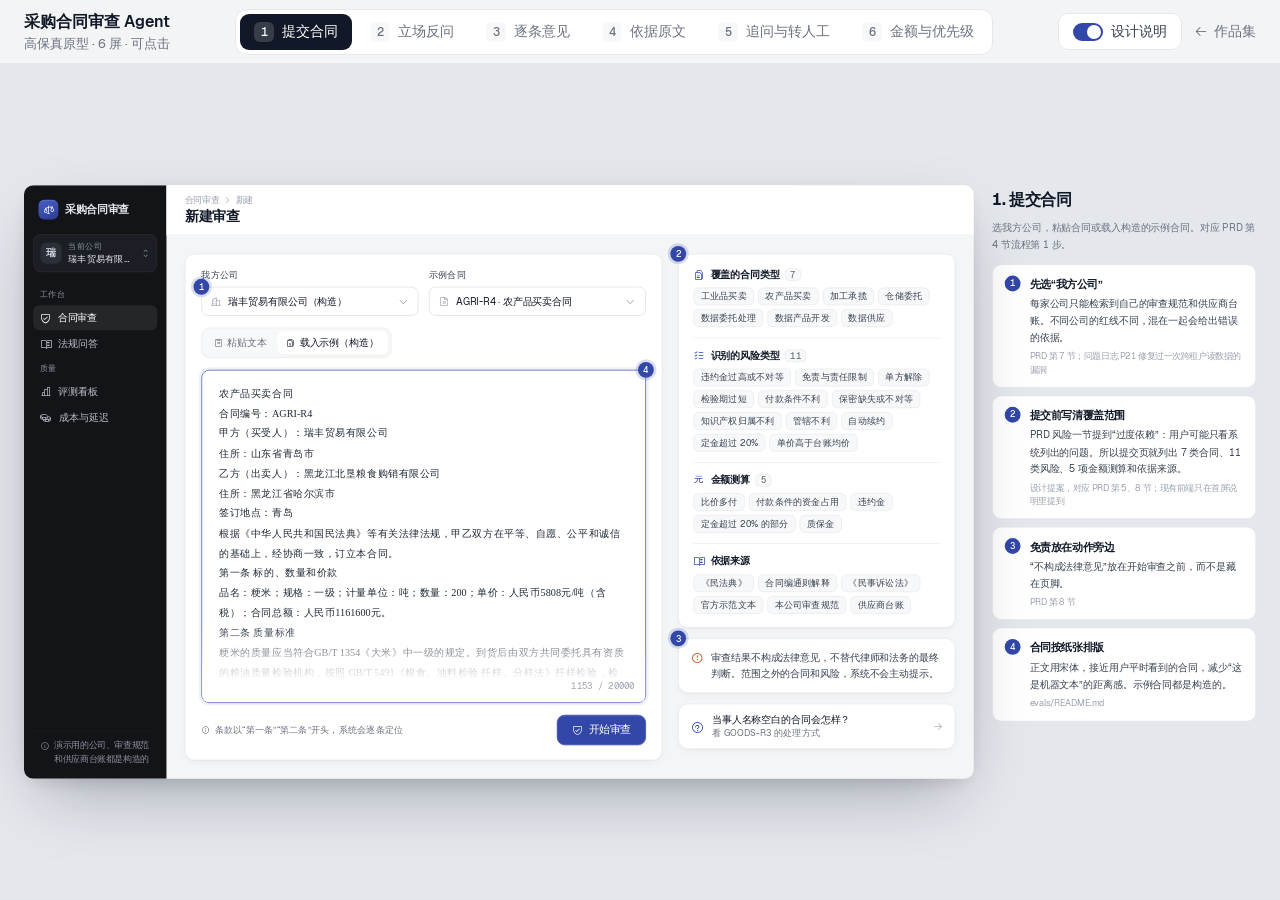
<file: prototype/index.html>
<!doctype html>
<html lang="zh-CN">
<head>
<meta charset="utf-8">
<meta name="viewport" content="width=device-width, initial-scale=1">
<title>采购合同审查 Agent · 高保真原型</title>
<meta name="description" content="采购合同审查 Agent 的 6 屏可点击原型：提交合同、立场反问、逐条风险意见、依据原文高亮、追问与转法务复核、每条风险的金额与谈判优先级。内容来自项目真实运行记录，演示数据均为构造。">
<link rel="stylesheet" href="../assets/vendor/phosphor/phosphor.css">
<link rel="stylesheet" href="proto.css">
</head>
<body>
<header class="vbar">
  <div class="vt">采购合同审查 Agent<small>高保真原型 · 6 屏 · 可点击</small></div>
  <nav class="steps" id="steps" aria-label="原型页面"></nav>
  <div class="vtools">
    <button class="toggle" id="notes-toggle" aria-pressed="false"><span class="sw" aria-hidden="true"></span>设计说明</button>
    <a class="vlink" href="../"><i class="ph ph-arrow-left" aria-hidden="true"></i>作品集</a>
  </div>
</header>
<main class="stage">
  <div class="board" id="board">
    <div class="frame" id="frame" aria-live="polite"></div>
    <aside class="notes" id="notes" aria-label="设计说明"></aside>
  </div>
</main>
<script src="proto.js"></script>
</body>
</html>
</file>
<file: assets/vendor/phosphor/phosphor.css>
@font-face {
  font-family: "Phosphor";
  src: url("./Phosphor.woff2") format("woff2");
  font-weight: normal;
  font-style: normal;
  font-display: block;
}

.ph {
  /* use !important to prevent issues with browser extensions that change fonts */
  font-family: "Phosphor" !important;
  speak: never;
  font-style: normal;
  font-weight: normal;
  font-variant: normal;
  text-transform: none;
  line-height: 1;

  /* Enable Ligatures ================ */
  letter-spacing: 0;
  -webkit-font-feature-settings: "liga";
  -moz-font-feature-settings: "liga=1";
  -moz-font-feature-settings: "liga";
  -ms-font-feature-settings: "liga" 1;
  font-feature-settings: "liga";
  -webkit-font-variant-ligatures: discretionary-ligatures;
  font-variant-ligatures: discretionary-ligatures;

  /* Better Font Rendering =========== */
  -webkit-font-smoothing: antialiased;
  -moz-osx-font-smoothing: grayscale;
}

.ph.ph-acorn:before {
  content: "\eb9a";
}
.ph.ph-address-book:before {
  content: "\e6f8";
}
.ph.ph-address-book-tabs:before {
  content: "\ee4e";
}
.ph.ph-air-traffic-control:before {
  content: "\ecd8";
}
.ph.ph-airplane:before {
  content: "\e002";
}
.ph.ph-airplane-in-flight:before {
  content: "\e4fe";
}
.ph.ph-airplane-landing:before {
  content: "\e502";
}
.ph.ph-airplane-takeoff:before {
  content: "\e504";
}
.ph.ph-airplane-taxiing:before {
  content: "\e500";
}
.ph.ph-airplane-tilt:before {
  content: "\e5d6";
}
.ph.ph-airplay:before {
  content: "\e004";
}
.ph.ph-alarm:before {
  content: "\e006";
}
.ph.ph-alien:before {
  content: "\e8a6";
}
.ph.ph-align-bottom:before {
  content: "\e506";
}
.ph.ph-align-bottom-simple:before {
  content: "\eb0c";
}
.ph.ph-align-center-horizontal:before {
  content: "\e50a";
}
.ph.ph-align-center-horizontal-simple:before {
  content: "\eb0e";
}
.ph.ph-align-center-vertical:before {
  content: "\e50c";
}
.ph.ph-align-center-vertical-simple:before {
  content: "\eb10";
}
.ph.ph-align-left:before {
  content: "\e50e";
}
.ph.ph-align-left-simple:before {
  content: "\eaee";
}
.ph.ph-align-right:before {
  content: "\e510";
}
.ph.ph-align-right-simple:before {
  content: "\eb12";
}
.ph.ph-align-top:before {
  content: "\e512";
}
.ph.ph-align-top-simple:before {
  content: "\eb14";
}
.ph.ph-amazon-logo:before {
  content: "\e96c";
}
.ph.ph-ambulance:before {
  content: "\e572";
}
.ph.ph-anchor:before {
  content: "\e514";
}
.ph.ph-anchor-simple:before {
  content: "\e5d8";
}
.ph.ph-android-logo:before {
  content: "\e008";
}
.ph.ph-angle:before {
  content: "\e7bc";
}
.ph.ph-angular-logo:before {
  content: "\eb80";
}
.ph.ph-aperture:before {
  content: "\e00a";
}
.ph.ph-app-store-logo:before {
  content: "\e974";
}
.ph.ph-app-window:before {
  content: "\e5da";
}
.ph.ph-apple-logo:before {
  content: "\e516";
}
.ph.ph-apple-podcasts-logo:before {
  content: "\eb96";
}
.ph.ph-approximate-equals:before {
  content: "\edaa";
}
.ph.ph-archive:before {
  content: "\e00c";
}
.ph.ph-armchair:before {
  content: "\e012";
}
.ph.ph-arrow-arc-left:before {
  content: "\e014";
}
.ph.ph-arrow-arc-right:before {
  content: "\e016";
}
.ph.ph-arrow-bend-double-up-left:before {
  content: "\e03a";
}
.ph.ph-arrow-bend-double-up-right:before {
  content: "\e03c";
}
.ph.ph-arrow-bend-down-left:before {
  content: "\e018";
}
.ph.ph-arrow-bend-down-right:before {
  content: "\e01a";
}
.ph.ph-arrow-bend-left-down:before {
  content: "\e01c";
}
.ph.ph-arrow-bend-left-up:before {
  content: "\e01e";
}
.ph.ph-arrow-bend-right-down:before {
  content: "\e020";
}
.ph.ph-arrow-bend-right-up:before {
  content: "\e022";
}
.ph.ph-arrow-bend-up-left:before {
  content: "\e024";
}
.ph.ph-arrow-bend-up-right:before {
  content: "\e026";
}
.ph.ph-arrow-circle-down:before {
  content: "\e028";
}
.ph.ph-arrow-circle-down-left:before {
  content: "\e02a";
}
.ph.ph-arrow-circle-down-right:before {
  content: "\e02c";
}
.ph.ph-arrow-circle-left:before {
  content: "\e05a";
}
.ph.ph-arrow-circle-right:before {
  content: "\e02e";
}
.ph.ph-arrow-circle-up:before {
  content: "\e030";
}
.ph.ph-arrow-circle-up-left:before {
  content: "\e032";
}
.ph.ph-arrow-circle-up-right:before {
  content: "\e034";
}
.ph.ph-arrow-clockwise:before {
  content: "\e036";
}
.ph.ph-arrow-counter-clockwise:before {
  content: "\e038";
}
.ph.ph-arrow-down:before {
  content: "\e03e";
}
.ph.ph-arrow-down-left:before {
  content: "\e040";
}
.ph.ph-arrow-down-right:before {
  content: "\e042";
}
.ph.ph-arrow-elbow-down-left:before {
  content: "\e044";
}
.ph.ph-arrow-elbow-down-right:before {
  content: "\e046";
}
.ph.ph-arrow-elbow-left:before {
  content: "\e048";
}
.ph.ph-arrow-elbow-left-down:before {
  content: "\e04a";
}
.ph.ph-arrow-elbow-left-up:before {
  content: "\e04c";
}
.ph.ph-arrow-elbow-right:before {
  content: "\e04e";
}
.ph.ph-arrow-elbow-right-down:before {
  content: "\e050";
}
.ph.ph-arrow-elbow-right-up:before {
  content: "\e052";
}
.ph.ph-arrow-elbow-up-left:before {
  content: "\e054";
}
.ph.ph-arrow-elbow-up-right:before {
  content: "\e056";
}
.ph.ph-arrow-fat-down:before {
  content: "\e518";
}
.ph.ph-arrow-fat-left:before {
  content: "\e51a";
}
.ph.ph-arrow-fat-line-down:before {
  content: "\e51c";
}
.ph.ph-arrow-fat-line-left:before {
  content: "\e51e";
}
.ph.ph-arrow-fat-line-right:before {
  content: "\e520";
}
.ph.ph-arrow-fat-line-up:before {
  content: "\e522";
}
.ph.ph-arrow-fat-lines-down:before {
  content: "\e524";
}
.ph.ph-arrow-fat-lines-left:before {
  content: "\e526";
}
.ph.ph-arrow-fat-lines-right:before {
  content: "\e528";
}
.ph.ph-arrow-fat-lines-up:before {
  content: "\e52a";
}
.ph.ph-arrow-fat-right:before {
  content: "\e52c";
}
.ph.ph-arrow-fat-up:before {
  content: "\e52e";
}
.ph.ph-arrow-left:before {
  content: "\e058";
}
.ph.ph-arrow-line-down:before {
  content: "\e05c";
}
.ph.ph-arrow-line-down-left:before {
  content: "\e05e";
}
.ph.ph-arrow-line-down-right:before {
  content: "\e060";
}
.ph.ph-arrow-line-left:before {
  content: "\e062";
}
.ph.ph-arrow-line-right:before {
  content: "\e064";
}
.ph.ph-arrow-line-up:before {
  content: "\e066";
}
.ph.ph-arrow-line-up-left:before {
  content: "\e068";
}
.ph.ph-arrow-line-up-right:before {
  content: "\e06a";
}
.ph.ph-arrow-right:before {
  content: "\e06c";
}
.ph.ph-arrow-square-down:before {
  content: "\e06e";
}
.ph.ph-arrow-square-down-left:before {
  content: "\e070";
}
.ph.ph-arrow-square-down-right:before {
  content: "\e072";
}
.ph.ph-arrow-square-in:before {
  content: "\e5dc";
}
.ph.ph-arrow-square-left:before {
  content: "\e074";
}
.ph.ph-arrow-square-out:before {
  content: "\e5de";
}
.ph.ph-arrow-square-right:before {
  content: "\e076";
}
.ph.ph-arrow-square-up:before {
  content: "\e078";
}
.ph.ph-arrow-square-up-left:before {
  content: "\e07a";
}
.ph.ph-arrow-square-up-right:before {
  content: "\e07c";
}
.ph.ph-arrow-u-down-left:before {
  content: "\e07e";
}
.ph.ph-arrow-u-down-right:before {
  content: "\e080";
}
.ph.ph-arrow-u-left-down:before {
  content: "\e082";
}
.ph.ph-arrow-u-left-up:before {
  content: "\e084";
}
.ph.ph-arrow-u-right-down:before {
  content: "\e086";
}
.ph.ph-arrow-u-right-up:before {
  content: "\e088";
}
.ph.ph-arrow-u-up-left:before {
  content: "\e08a";
}
.ph.ph-arrow-u-up-right:before {
  content: "\e08c";
}
.ph.ph-arrow-up:before {
  content: "\e08e";
}
.ph.ph-arrow-up-left:before {
  content: "\e090";
}
.ph.ph-arrow-up-right:before {
  content: "\e092";
}
.ph.ph-arrows-clockwise:before {
  content: "\e094";
}
.ph.ph-arrows-counter-clockwise:before {
  content: "\e096";
}
.ph.ph-arrows-down-up:before {
  content: "\e098";
}
.ph.ph-arrows-horizontal:before {
  content: "\eb06";
}
.ph.ph-arrows-in:before {
  content: "\e09a";
}
.ph.ph-arrows-in-cardinal:before {
  content: "\e09c";
}
.ph.ph-arrows-in-line-horizontal:before {
  content: "\e530";
}
.ph.ph-arrows-in-line-vertical:before {
  content: "\e532";
}
.ph.ph-arrows-in-simple:before {
  content: "\e09e";
}
.ph.ph-arrows-left-right:before {
  content: "\e0a0";
}
.ph.ph-arrows-merge:before {
  content: "\ed3e";
}
.ph.ph-arrows-out:before {
  content: "\e0a2";
}
.ph.ph-arrows-out-cardinal:before {
  content: "\e0a4";
}
.ph.ph-arrows-out-line-horizontal:before {
  content: "\e534";
}
.ph.ph-arrows-out-line-vertical:before {
  content: "\e536";
}
.ph.ph-arrows-out-simple:before {
  content: "\e0a6";
}
.ph.ph-arrows-split:before {
  content: "\ed3c";
}
.ph.ph-arrows-vertical:before {
  content: "\eb04";
}
.ph.ph-article:before {
  content: "\e0a8";
}
.ph.ph-article-medium:before {
  content: "\e5e0";
}
.ph.ph-article-ny-times:before {
  content: "\e5e2";
}
.ph.ph-asclepius:before {
  content: "\ee34";
}
.ph.ph-caduceus:before {
  content: "\ee34";
}
.ph.ph-asterisk:before {
  content: "\e0aa";
}
.ph.ph-asterisk-simple:before {
  content: "\e832";
}
.ph.ph-at:before {
  content: "\e0ac";
}
.ph.ph-atom:before {
  content: "\e5e4";
}
.ph.ph-avocado:before {
  content: "\ee04";
}
.ph.ph-axe:before {
  content: "\e9fc";
}
.ph.ph-baby:before {
  content: "\e774";
}
.ph.ph-baby-carriage:before {
  content: "\e818";
}
.ph.ph-backpack:before {
  content: "\e922";
}
.ph.ph-backspace:before {
  content: "\e0ae";
}
.ph.ph-bag:before {
  content: "\e0b0";
}
.ph.ph-bag-simple:before {
  content: "\e5e6";
}
.ph.ph-balloon:before {
  content: "\e76c";
}
.ph.ph-bandaids:before {
  content: "\e0b2";
}
.ph.ph-bank:before {
  content: "\e0b4";
}
.ph.ph-barbell:before {
  content: "\e0b6";
}
.ph.ph-barcode:before {
  content: "\e0b8";
}
.ph.ph-barn:before {
  content: "\ec72";
}
.ph.ph-barricade:before {
  content: "\e948";
}
.ph.ph-baseball:before {
  content: "\e71a";
}
.ph.ph-baseball-cap:before {
  content: "\ea28";
}
.ph.ph-baseball-helmet:before {
  content: "\ee4a";
}
.ph.ph-basket:before {
  content: "\e964";
}
.ph.ph-basketball:before {
  content: "\e724";
}
.ph.ph-bathtub:before {
  content: "\e81e";
}
.ph.ph-battery-charging:before {
  content: "\e0ba";
}
.ph.ph-battery-charging-vertical:before {
  content: "\e0bc";
}
.ph.ph-battery-empty:before {
  content: "\e0be";
}
.ph.ph-battery-full:before {
  content: "\e0c0";
}
.ph.ph-battery-high:before {
  content: "\e0c2";
}
.ph.ph-battery-low:before {
  content: "\e0c4";
}
.ph.ph-battery-medium:before {
  content: "\e0c6";
}
.ph.ph-battery-plus:before {
  content: "\e808";
}
.ph.ph-battery-plus-vertical:before {
  content: "\ec50";
}
.ph.ph-battery-vertical-empty:before {
  content: "\e7c6";
}
.ph.ph-battery-vertical-full:before {
  content: "\e7c4";
}
.ph.ph-battery-vertical-high:before {
  content: "\e7c2";
}
.ph.ph-battery-vertical-low:before {
  content: "\e7be";
}
.ph.ph-battery-vertical-medium:before {
  content: "\e7c0";
}
.ph.ph-battery-warning:before {
  content: "\e0c8";
}
.ph.ph-battery-warning-vertical:before {
  content: "\e0ca";
}
.ph.ph-beach-ball:before {
  content: "\ed24";
}
.ph.ph-beanie:before {
  content: "\ea2a";
}
.ph.ph-bed:before {
  content: "\e0cc";
}
.ph.ph-beer-bottle:before {
  content: "\e7b0";
}
.ph.ph-beer-stein:before {
  content: "\eb62";
}
.ph.ph-behance-logo:before {
  content: "\e7f4";
}
.ph.ph-bell:before {
  content: "\e0ce";
}
.ph.ph-bell-ringing:before {
  content: "\e5e8";
}
.ph.ph-bell-simple:before {
  content: "\e0d0";
}
.ph.ph-bell-simple-ringing:before {
  content: "\e5ea";
}
.ph.ph-bell-simple-slash:before {
  content: "\e0d2";
}
.ph.ph-bell-simple-z:before {
  content: "\e5ec";
}
.ph.ph-bell-slash:before {
  content: "\e0d4";
}
.ph.ph-bell-z:before {
  content: "\e5ee";
}
.ph.ph-belt:before {
  content: "\ea2c";
}
.ph.ph-bezier-curve:before {
  content: "\eb00";
}
.ph.ph-bicycle:before {
  content: "\e0d6";
}
.ph.ph-binary:before {
  content: "\ee60";
}
.ph.ph-binoculars:before {
  content: "\ea64";
}
.ph.ph-biohazard:before {
  content: "\e9e0";
}
.ph.ph-bird:before {
  content: "\e72c";
}
.ph.ph-blueprint:before {
  content: "\eda0";
}
.ph.ph-bluetooth:before {
  content: "\e0da";
}
.ph.ph-bluetooth-connected:before {
  content: "\e0dc";
}
.ph.ph-bluetooth-slash:before {
  content: "\e0de";
}
.ph.ph-bluetooth-x:before {
  content: "\e0e0";
}
.ph.ph-boat:before {
  content: "\e786";
}
.ph.ph-bomb:before {
  content: "\ee0a";
}
.ph.ph-bone:before {
  content: "\e7f2";
}
.ph.ph-book:before {
  content: "\e0e2";
}
.ph.ph-book-bookmark:before {
  content: "\e0e4";
}
.ph.ph-book-open:before {
  content: "\e0e6";
}
.ph.ph-book-open-text:before {
  content: "\e8f2";
}
.ph.ph-book-open-user:before {
  content: "\ede0";
}
.ph.ph-bookmark:before {
  content: "\e0e8";
}
.ph.ph-bookmark-simple:before {
  content: "\e0ea";
}
.ph.ph-bookmarks:before {
  content: "\e0ec";
}
.ph.ph-bookmarks-simple:before {
  content: "\e5f0";
}
.ph.ph-books:before {
  content: "\e758";
}
.ph.ph-boot:before {
  content: "\ecca";
}
.ph.ph-boules:before {
  content: "\e722";
}
.ph.ph-bounding-box:before {
  content: "\e6ce";
}
.ph.ph-bowl-food:before {
  content: "\eaa4";
}
.ph.ph-bowl-steam:before {
  content: "\e8e4";
}
.ph.ph-bowling-ball:before {
  content: "\ea34";
}
.ph.ph-box-arrow-down:before {
  content: "\e00e";
}
.ph.ph-archive-box:before {
  content: "\e00e";
}
.ph.ph-box-arrow-up:before {
  content: "\ee54";
}
.ph.ph-boxing-glove:before {
  content: "\ea36";
}
.ph.ph-brackets-angle:before {
  content: "\e862";
}
.ph.ph-brackets-curly:before {
  content: "\e860";
}
.ph.ph-brackets-round:before {
  content: "\e864";
}
.ph.ph-brackets-square:before {
  content: "\e85e";
}
.ph.ph-brain:before {
  content: "\e74e";
}
.ph.ph-brandy:before {
  content: "\e6b4";
}
.ph.ph-bread:before {
  content: "\e81c";
}
.ph.ph-bridge:before {
  content: "\ea68";
}
.ph.ph-briefcase:before {
  content: "\e0ee";
}
.ph.ph-briefcase-metal:before {
  content: "\e5f2";
}
.ph.ph-broadcast:before {
  content: "\e0f2";
}
.ph.ph-broom:before {
  content: "\ec54";
}
.ph.ph-browser:before {
  content: "\e0f4";
}
.ph.ph-browsers:before {
  content: "\e0f6";
}
.ph.ph-bug:before {
  content: "\e5f4";
}
.ph.ph-bug-beetle:before {
  content: "\e5f6";
}
.ph.ph-bug-droid:before {
  content: "\e5f8";
}
.ph.ph-building:before {
  content: "\e100";
}
.ph.ph-building-apartment:before {
  content: "\e0fe";
}
.ph.ph-building-office:before {
  content: "\e0ff";
}
.ph.ph-buildings:before {
  content: "\e102";
}
.ph.ph-bulldozer:before {
  content: "\ec6c";
}
.ph.ph-bus:before {
  content: "\e106";
}
.ph.ph-butterfly:before {
  content: "\ea6e";
}
.ph.ph-cable-car:before {
  content: "\e49c";
}
.ph.ph-cactus:before {
  content: "\e918";
}
.ph.ph-cake:before {
  content: "\e780";
}
.ph.ph-calculator:before {
  content: "\e538";
}
.ph.ph-calendar:before {
  content: "\e108";
}
.ph.ph-calendar-blank:before {
  content: "\e10a";
}
.ph.ph-calendar-check:before {
  content: "\e712";
}
.ph.ph-calendar-dot:before {
  content: "\e7b2";
}
.ph.ph-calendar-dots:before {
  content: "\e7b4";
}
.ph.ph-calendar-heart:before {
  content: "\e8b0";
}
.ph.ph-calendar-minus:before {
  content: "\ea14";
}
.ph.ph-calendar-plus:before {
  content: "\e714";
}
.ph.ph-calendar-slash:before {
  content: "\ea12";
}
.ph.ph-calendar-star:before {
  content: "\e8b2";
}
.ph.ph-calendar-x:before {
  content: "\e10c";
}
.ph.ph-call-bell:before {
  content: "\e7de";
}
.ph.ph-camera:before {
  content: "\e10e";
}
.ph.ph-camera-plus:before {
  content: "\ec58";
}
.ph.ph-camera-rotate:before {
  content: "\e7a4";
}
.ph.ph-camera-slash:before {
  content: "\e110";
}
.ph.ph-campfire:before {
  content: "\e9d8";
}
.ph.ph-car:before {
  content: "\e112";
}
.ph.ph-car-battery:before {
  content: "\ee30";
}
.ph.ph-car-profile:before {
  content: "\e8cc";
}
.ph.ph-car-simple:before {
  content: "\e114";
}
.ph.ph-cardholder:before {
  content: "\e5fa";
}
.ph.ph-cards:before {
  content: "\e0f8";
}
.ph.ph-cards-three:before {
  content: "\ee50";
}
.ph.ph-caret-circle-double-down:before {
  content: "\e116";
}
.ph.ph-caret-circle-double-left:before {
  content: "\e118";
}
.ph.ph-caret-circle-double-right:before {
  content: "\e11a";
}
.ph.ph-caret-circle-double-up:before {
  content: "\e11c";
}
.ph.ph-caret-circle-down:before {
  content: "\e11e";
}
.ph.ph-caret-circle-left:before {
  content: "\e120";
}
.ph.ph-caret-circle-right:before {
  content: "\e122";
}
.ph.ph-caret-circle-up:before {
  content: "\e124";
}
.ph.ph-caret-circle-up-down:before {
  content: "\e13e";
}
.ph.ph-caret-double-down:before {
  content: "\e126";
}
.ph.ph-caret-double-left:before {
  content: "\e128";
}
.ph.ph-caret-double-right:before {
  content: "\e12a";
}
.ph.ph-caret-double-up:before {
  content: "\e12c";
}
.ph.ph-caret-down:before {
  content: "\e136";
}
.ph.ph-caret-left:before {
  content: "\e138";
}
.ph.ph-caret-line-down:before {
  content: "\e134";
}
.ph.ph-caret-line-left:before {
  content: "\e132";
}
.ph.ph-caret-line-right:before {
  content: "\e130";
}
.ph.ph-caret-line-up:before {
  content: "\e12e";
}
.ph.ph-caret-right:before {
  content: "\e13a";
}
.ph.ph-caret-up:before {
  content: "\e13c";
}
.ph.ph-caret-up-down:before {
  content: "\e140";
}
.ph.ph-carrot:before {
  content: "\ed38";
}
.ph.ph-cash-register:before {
  content: "\ed80";
}
.ph.ph-cassette-tape:before {
  content: "\ed2e";
}
.ph.ph-castle-turret:before {
  content: "\e9d0";
}
.ph.ph-cat:before {
  content: "\e748";
}
.ph.ph-cell-signal-full:before {
  content: "\e142";
}
.ph.ph-cell-signal-high:before {
  content: "\e144";
}
.ph.ph-cell-signal-low:before {
  content: "\e146";
}
.ph.ph-cell-signal-medium:before {
  content: "\e148";
}
.ph.ph-cell-signal-none:before {
  content: "\e14a";
}
.ph.ph-cell-signal-slash:before {
  content: "\e14c";
}
.ph.ph-cell-signal-x:before {
  content: "\e14e";
}
.ph.ph-cell-tower:before {
  content: "\ebaa";
}
.ph.ph-certificate:before {
  content: "\e766";
}
.ph.ph-chair:before {
  content: "\e950";
}
.ph.ph-chalkboard:before {
  content: "\e5fc";
}
.ph.ph-chalkboard-simple:before {
  content: "\e5fe";
}
.ph.ph-chalkboard-teacher:before {
  content: "\e600";
}
.ph.ph-champagne:before {
  content: "\eaca";
}
.ph.ph-charging-station:before {
  content: "\e8d0";
}
.ph.ph-chart-bar:before {
  content: "\e150";
}
.ph.ph-chart-bar-horizontal:before {
  content: "\e152";
}
.ph.ph-chart-donut:before {
  content: "\eaa6";
}
.ph.ph-chart-line:before {
  content: "\e154";
}
.ph.ph-chart-line-down:before {
  content: "\e8b6";
}
.ph.ph-chart-line-up:before {
  content: "\e156";
}
.ph.ph-chart-pie:before {
  content: "\e158";
}
.ph.ph-chart-pie-slice:before {
  content: "\e15a";
}
.ph.ph-chart-polar:before {
  content: "\eaa8";
}
.ph.ph-chart-scatter:before {
  content: "\eaac";
}
.ph.ph-chat:before {
  content: "\e15c";
}
.ph.ph-chat-centered:before {
  content: "\e160";
}
.ph.ph-chat-centered-dots:before {
  content: "\e164";
}
.ph.ph-chat-centered-slash:before {
  content: "\e162";
}
.ph.ph-chat-centered-text:before {
  content: "\e166";
}
.ph.ph-chat-circle:before {
  content: "\e168";
}
.ph.ph-chat-circle-dots:before {
  content: "\e16c";
}
.ph.ph-chat-circle-slash:before {
  content: "\e16a";
}
.ph.ph-chat-circle-text:before {
  content: "\e16e";
}
.ph.ph-chat-dots:before {
  content: "\e170";
}
.ph.ph-chat-slash:before {
  content: "\e15e";
}
.ph.ph-chat-teardrop:before {
  content: "\e172";
}
.ph.ph-chat-teardrop-dots:before {
  content: "\e176";
}
.ph.ph-chat-teardrop-slash:before {
  content: "\e174";
}
.ph.ph-chat-teardrop-text:before {
  content: "\e178";
}
.ph.ph-chat-text:before {
  content: "\e17a";
}
.ph.ph-chats:before {
  content: "\e17c";
}
.ph.ph-chats-circle:before {
  content: "\e17e";
}
.ph.ph-chats-teardrop:before {
  content: "\e180";
}
.ph.ph-check:before {
  content: "\e182";
}
.ph.ph-check-circle:before {
  content: "\e184";
}
.ph.ph-check-fat:before {
  content: "\eba6";
}
.ph.ph-check-square:before {
  content: "\e186";
}
.ph.ph-check-square-offset:before {
  content: "\e188";
}
.ph.ph-checkerboard:before {
  content: "\e8c4";
}
.ph.ph-checks:before {
  content: "\e53a";
}
.ph.ph-cheers:before {
  content: "\ea4a";
}
.ph.ph-cheese:before {
  content: "\e9fe";
}
.ph.ph-chef-hat:before {
  content: "\ed8e";
}
.ph.ph-cherries:before {
  content: "\e830";
}
.ph.ph-church:before {
  content: "\ecea";
}
.ph.ph-cigarette:before {
  content: "\ed90";
}
.ph.ph-cigarette-slash:before {
  content: "\ed92";
}
.ph.ph-circle:before {
  content: "\e18a";
}
.ph.ph-circle-dashed:before {
  content: "\e602";
}
.ph.ph-circle-half:before {
  content: "\e18c";
}
.ph.ph-circle-half-tilt:before {
  content: "\e18e";
}
.ph.ph-circle-notch:before {
  content: "\eb44";
}
.ph.ph-circles-four:before {
  content: "\e190";
}
.ph.ph-circles-three:before {
  content: "\e192";
}
.ph.ph-circles-three-plus:before {
  content: "\e194";
}
.ph.ph-circuitry:before {
  content: "\e9c2";
}
.ph.ph-city:before {
  content: "\ea6a";
}
.ph.ph-clipboard:before {
  content: "\e196";
}
.ph.ph-clipboard-text:before {
  content: "\e198";
}
.ph.ph-clock:before {
  content: "\e19a";
}
.ph.ph-clock-afternoon:before {
  content: "\e19c";
}
.ph.ph-clock-clockwise:before {
  content: "\e19e";
}
.ph.ph-clock-countdown:before {
  content: "\ed2c";
}
.ph.ph-clock-counter-clockwise:before {
  content: "\e1a0";
}
.ph.ph-clock-user:before {
  content: "\edec";
}
.ph.ph-closed-captioning:before {
  content: "\e1a4";
}
.ph.ph-cloud:before {
  content: "\e1aa";
}
.ph.ph-cloud-arrow-down:before {
  content: "\e1ac";
}
.ph.ph-cloud-arrow-up:before {
  content: "\e1ae";
}
.ph.ph-cloud-check:before {
  content: "\e1b0";
}
.ph.ph-cloud-fog:before {
  content: "\e53c";
}
.ph.ph-cloud-lightning:before {
  content: "\e1b2";
}
.ph.ph-cloud-moon:before {
  content: "\e53e";
}
.ph.ph-cloud-rain:before {
  content: "\e1b4";
}
.ph.ph-cloud-slash:before {
  content: "\e1b6";
}
.ph.ph-cloud-snow:before {
  content: "\e1b8";
}
.ph.ph-cloud-sun:before {
  content: "\e540";
}
.ph.ph-cloud-warning:before {
  content: "\ea98";
}
.ph.ph-cloud-x:before {
  content: "\ea96";
}
.ph.ph-clover:before {
  content: "\edc8";
}
.ph.ph-club:before {
  content: "\e1ba";
}
.ph.ph-coat-hanger:before {
  content: "\e7fe";
}
.ph.ph-coda-logo:before {
  content: "\e7ce";
}
.ph.ph-code:before {
  content: "\e1bc";
}
.ph.ph-code-block:before {
  content: "\eafe";
}
.ph.ph-code-simple:before {
  content: "\e1be";
}
.ph.ph-codepen-logo:before {
  content: "\e978";
}
.ph.ph-codesandbox-logo:before {
  content: "\ea06";
}
.ph.ph-coffee:before {
  content: "\e1c2";
}
.ph.ph-coffee-bean:before {
  content: "\e1c0";
}
.ph.ph-coin:before {
  content: "\e60e";
}
.ph.ph-coin-vertical:before {
  content: "\eb48";
}
.ph.ph-coins:before {
  content: "\e78e";
}
.ph.ph-columns:before {
  content: "\e546";
}
.ph.ph-columns-plus-left:before {
  content: "\e544";
}
.ph.ph-columns-plus-right:before {
  content: "\e542";
}
.ph.ph-command:before {
  content: "\e1c4";
}
.ph.ph-compass:before {
  content: "\e1c8";
}
.ph.ph-compass-rose:before {
  content: "\e1c6";
}
.ph.ph-compass-tool:before {
  content: "\ea0e";
}
.ph.ph-computer-tower:before {
  content: "\e548";
}
.ph.ph-confetti:before {
  content: "\e81a";
}
.ph.ph-contactless-payment:before {
  content: "\ed42";
}
.ph.ph-control:before {
  content: "\eca6";
}
.ph.ph-cookie:before {
  content: "\e6ca";
}
.ph.ph-cooking-pot:before {
  content: "\e764";
}
.ph.ph-copy:before {
  content: "\e1ca";
}
.ph.ph-copy-simple:before {
  content: "\e1cc";
}
.ph.ph-copyleft:before {
  content: "\e86a";
}
.ph.ph-copyright:before {
  content: "\e54a";
}
.ph.ph-corners-in:before {
  content: "\e1ce";
}
.ph.ph-corners-out:before {
  content: "\e1d0";
}
.ph.ph-couch:before {
  content: "\e7f6";
}
.ph.ph-court-basketball:before {
  content: "\ee36";
}
.ph.ph-cow:before {
  content: "\eabe";
}
.ph.ph-cowboy-hat:before {
  content: "\ed12";
}
.ph.ph-cpu:before {
  content: "\e610";
}
.ph.ph-crane:before {
  content: "\ed48";
}
.ph.ph-crane-tower:before {
  content: "\ed49";
}
.ph.ph-credit-card:before {
  content: "\e1d2";
}
.ph.ph-cricket:before {
  content: "\ee12";
}
.ph.ph-crop:before {
  content: "\e1d4";
}
.ph.ph-cross:before {
  content: "\e8a0";
}
.ph.ph-crosshair:before {
  content: "\e1d6";
}
.ph.ph-crosshair-simple:before {
  content: "\e1d8";
}
.ph.ph-crown:before {
  content: "\e614";
}
.ph.ph-crown-cross:before {
  content: "\ee5e";
}
.ph.ph-crown-simple:before {
  content: "\e616";
}
.ph.ph-cube:before {
  content: "\e1da";
}
.ph.ph-cube-focus:before {
  content: "\ed0a";
}
.ph.ph-cube-transparent:before {
  content: "\ec7c";
}
.ph.ph-currency-btc:before {
  content: "\e618";
}
.ph.ph-currency-circle-dollar:before {
  content: "\e54c";
}
.ph.ph-currency-cny:before {
  content: "\e54e";
}
.ph.ph-currency-dollar:before {
  content: "\e550";
}
.ph.ph-currency-dollar-simple:before {
  content: "\e552";
}
.ph.ph-currency-eth:before {
  content: "\eada";
}
.ph.ph-currency-eur:before {
  content: "\e554";
}
.ph.ph-currency-gbp:before {
  content: "\e556";
}
.ph.ph-currency-inr:before {
  content: "\e558";
}
.ph.ph-currency-jpy:before {
  content: "\e55a";
}
.ph.ph-currency-krw:before {
  content: "\e55c";
}
.ph.ph-currency-kzt:before {
  content: "\ec4c";
}
.ph.ph-currency-ngn:before {
  content: "\eb52";
}
.ph.ph-currency-rub:before {
  content: "\e55e";
}
.ph.ph-cursor:before {
  content: "\e1dc";
}
.ph.ph-cursor-click:before {
  content: "\e7c8";
}
.ph.ph-cursor-text:before {
  content: "\e7d8";
}
.ph.ph-cylinder:before {
  content: "\e8fc";
}
.ph.ph-database:before {
  content: "\e1de";
}
.ph.ph-desk:before {
  content: "\ed16";
}
.ph.ph-desktop:before {
  content: "\e560";
}
.ph.ph-desktop-tower:before {
  content: "\e562";
}
.ph.ph-detective:before {
  content: "\e83e";
}
.ph.ph-dev-to-logo:before {
  content: "\ed0e";
}
.ph.ph-device-mobile:before {
  content: "\e1e0";
}
.ph.ph-device-mobile-camera:before {
  content: "\e1e2";
}
.ph.ph-device-mobile-slash:before {
  content: "\ee46";
}
.ph.ph-device-mobile-speaker:before {
  content: "\e1e4";
}
.ph.ph-device-rotate:before {
  content: "\edf2";
}
.ph.ph-device-tablet:before {
  content: "\e1e6";
}
.ph.ph-device-tablet-camera:before {
  content: "\e1e8";
}
.ph.ph-device-tablet-speaker:before {
  content: "\e1ea";
}
.ph.ph-devices:before {
  content: "\eba4";
}
.ph.ph-diamond:before {
  content: "\e1ec";
}
.ph.ph-diamonds-four:before {
  content: "\e8f4";
}
.ph.ph-dice-five:before {
  content: "\e1ee";
}
.ph.ph-dice-four:before {
  content: "\e1f0";
}
.ph.ph-dice-one:before {
  content: "\e1f2";
}
.ph.ph-dice-six:before {
  content: "\e1f4";
}
.ph.ph-dice-three:before {
  content: "\e1f6";
}
.ph.ph-dice-two:before {
  content: "\e1f8";
}
.ph.ph-disc:before {
  content: "\e564";
}
.ph.ph-disco-ball:before {
  content: "\ed98";
}
.ph.ph-discord-logo:before {
  content: "\e61a";
}
.ph.ph-divide:before {
  content: "\e1fa";
}
.ph.ph-dna:before {
  content: "\e924";
}
.ph.ph-dog:before {
  content: "\e74a";
}
.ph.ph-door:before {
  content: "\e61c";
}
.ph.ph-door-open:before {
  content: "\e7e6";
}
.ph.ph-dot:before {
  content: "\ecde";
}
.ph.ph-dot-outline:before {
  content: "\ece0";
}
.ph.ph-dots-nine:before {
  content: "\e1fc";
}
.ph.ph-dots-six:before {
  content: "\e794";
}
.ph.ph-dots-six-vertical:before {
  content: "\eae2";
}
.ph.ph-dots-three:before {
  content: "\e1fe";
}
.ph.ph-dots-three-circle:before {
  content: "\e200";
}
.ph.ph-dots-three-circle-vertical:before {
  content: "\e202";
}
.ph.ph-dots-three-outline:before {
  content: "\e204";
}
.ph.ph-dots-three-outline-vertical:before {
  content: "\e206";
}
.ph.ph-dots-three-vertical:before {
  content: "\e208";
}
.ph.ph-download:before {
  content: "\e20a";
}
.ph.ph-download-simple:before {
  content: "\e20c";
}
.ph.ph-dress:before {
  content: "\ea7e";
}
.ph.ph-dresser:before {
  content: "\e94e";
}
.ph.ph-dribbble-logo:before {
  content: "\e20e";
}
.ph.ph-drone:before {
  content: "\ed74";
}
.ph.ph-drop:before {
  content: "\e210";
}
.ph.ph-drop-half:before {
  content: "\e566";
}
.ph.ph-drop-half-bottom:before {
  content: "\eb40";
}
.ph.ph-drop-simple:before {
  content: "\ee32";
}
.ph.ph-drop-slash:before {
  content: "\e954";
}
.ph.ph-dropbox-logo:before {
  content: "\e7d0";
}
.ph.ph-ear:before {
  content: "\e70c";
}
.ph.ph-ear-slash:before {
  content: "\e70e";
}
.ph.ph-egg:before {
  content: "\e812";
}
.ph.ph-egg-crack:before {
  content: "\eb64";
}
.ph.ph-eject:before {
  content: "\e212";
}
.ph.ph-eject-simple:before {
  content: "\e6ae";
}
.ph.ph-elevator:before {
  content: "\ecc0";
}
.ph.ph-empty:before {
  content: "\edbc";
}
.ph.ph-engine:before {
  content: "\ea80";
}
.ph.ph-envelope:before {
  content: "\e214";
}
.ph.ph-envelope-open:before {
  content: "\e216";
}
.ph.ph-envelope-simple:before {
  content: "\e218";
}
.ph.ph-envelope-simple-open:before {
  content: "\e21a";
}
.ph.ph-equalizer:before {
  content: "\ebbc";
}
.ph.ph-equals:before {
  content: "\e21c";
}
.ph.ph-eraser:before {
  content: "\e21e";
}
.ph.ph-escalator-down:before {
  content: "\ecba";
}
.ph.ph-escalator-up:before {
  content: "\ecbc";
}
.ph.ph-exam:before {
  content: "\e742";
}
.ph.ph-exclamation-mark:before {
  content: "\ee44";
}
.ph.ph-exclude:before {
  content: "\e882";
}
.ph.ph-exclude-square:before {
  content: "\e880";
}
.ph.ph-export:before {
  content: "\eaf0";
}
.ph.ph-eye:before {
  content: "\e220";
}
.ph.ph-eye-closed:before {
  content: "\e222";
}
.ph.ph-eye-slash:before {
  content: "\e224";
}
.ph.ph-eyedropper:before {
  content: "\e568";
}
.ph.ph-eyedropper-sample:before {
  content: "\eac4";
}
.ph.ph-eyeglasses:before {
  content: "\e7ba";
}
.ph.ph-eyes:before {
  content: "\ee5c";
}
.ph.ph-face-mask:before {
  content: "\e56a";
}
.ph.ph-facebook-logo:before {
  content: "\e226";
}
.ph.ph-factory:before {
  content: "\e760";
}
.ph.ph-faders:before {
  content: "\e228";
}
.ph.ph-faders-horizontal:before {
  content: "\e22a";
}
.ph.ph-fallout-shelter:before {
  content: "\e9de";
}
.ph.ph-fan:before {
  content: "\e9f2";
}
.ph.ph-farm:before {
  content: "\ec70";
}
.ph.ph-fast-forward:before {
  content: "\e6a6";
}
.ph.ph-fast-forward-circle:before {
  content: "\e22c";
}
.ph.ph-feather:before {
  content: "\e9c0";
}
.ph.ph-fediverse-logo:before {
  content: "\ed66";
}
.ph.ph-figma-logo:before {
  content: "\e22e";
}
.ph.ph-file:before {
  content: "\e230";
}
.ph.ph-file-archive:before {
  content: "\eb2a";
}
.ph.ph-file-arrow-down:before {
  content: "\e232";
}
.ph.ph-file-arrow-up:before {
  content: "\e61e";
}
.ph.ph-file-audio:before {
  content: "\ea20";
}
.ph.ph-file-c:before {
  content: "\eb32";
}
.ph.ph-file-c-sharp:before {
  content: "\eb30";
}
.ph.ph-file-cloud:before {
  content: "\e95e";
}
.ph.ph-file-code:before {
  content: "\e914";
}
.ph.ph-file-cpp:before {
  content: "\eb2e";
}
.ph.ph-file-css:before {
  content: "\eb34";
}
.ph.ph-file-csv:before {
  content: "\eb1c";
}
.ph.ph-file-dashed:before {
  content: "\e704";
}
.ph.ph-file-dotted:before {
  content: "\e704";
}
.ph.ph-file-doc:before {
  content: "\eb1e";
}
.ph.ph-file-html:before {
  content: "\eb38";
}
.ph.ph-file-image:before {
  content: "\ea24";
}
.ph.ph-file-ini:before {
  content: "\eb33";
}
.ph.ph-file-jpg:before {
  content: "\eb1a";
}
.ph.ph-file-js:before {
  content: "\eb24";
}
.ph.ph-file-jsx:before {
  content: "\eb3a";
}
.ph.ph-file-lock:before {
  content: "\e95c";
}
.ph.ph-file-magnifying-glass:before {
  content: "\e238";
}
.ph.ph-file-search:before {
  content: "\e238";
}
.ph.ph-file-md:before {
  content: "\ed50";
}
.ph.ph-file-minus:before {
  content: "\e234";
}
.ph.ph-file-pdf:before {
  content: "\e702";
}
.ph.ph-file-plus:before {
  content: "\e236";
}
.ph.ph-file-png:before {
  content: "\eb18";
}
.ph.ph-file-ppt:before {
  content: "\eb20";
}
.ph.ph-file-py:before {
  content: "\eb2c";
}
.ph.ph-file-rs:before {
  content: "\eb28";
}
.ph.ph-file-sql:before {
  content: "\ed4e";
}
.ph.ph-file-svg:before {
  content: "\ed08";
}
.ph.ph-file-text:before {
  content: "\e23a";
}
.ph.ph-file-ts:before {
  content: "\eb26";
}
.ph.ph-file-tsx:before {
  content: "\eb3c";
}
.ph.ph-file-txt:before {
  content: "\eb35";
}
.ph.ph-file-video:before {
  content: "\ea22";
}
.ph.ph-file-vue:before {
  content: "\eb3e";
}
.ph.ph-file-x:before {
  content: "\e23c";
}
.ph.ph-file-xls:before {
  content: "\eb22";
}
.ph.ph-file-zip:before {
  content: "\e958";
}
.ph.ph-files:before {
  content: "\e710";
}
.ph.ph-film-reel:before {
  content: "\e8c0";
}
.ph.ph-film-script:before {
  content: "\eb50";
}
.ph.ph-film-slate:before {
  content: "\e8c2";
}
.ph.ph-film-strip:before {
  content: "\e792";
}
.ph.ph-fingerprint:before {
  content: "\e23e";
}
.ph.ph-fingerprint-simple:before {
  content: "\e240";
}
.ph.ph-finn-the-human:before {
  content: "\e56c";
}
.ph.ph-fire:before {
  content: "\e242";
}
.ph.ph-fire-extinguisher:before {
  content: "\e9e8";
}
.ph.ph-fire-simple:before {
  content: "\e620";
}
.ph.ph-fire-truck:before {
  content: "\e574";
}
.ph.ph-first-aid:before {
  content: "\e56e";
}
.ph.ph-first-aid-kit:before {
  content: "\e570";
}
.ph.ph-fish:before {
  content: "\e728";
}
.ph.ph-fish-simple:before {
  content: "\e72a";
}
.ph.ph-flag:before {
  content: "\e244";
}
.ph.ph-flag-banner:before {
  content: "\e622";
}
.ph.ph-flag-banner-fold:before {
  content: "\ecf2";
}
.ph.ph-flag-checkered:before {
  content: "\ea38";
}
.ph.ph-flag-pennant:before {
  content: "\ecf0";
}
.ph.ph-flame:before {
  content: "\e624";
}
.ph.ph-flashlight:before {
  content: "\e246";
}
.ph.ph-flask:before {
  content: "\e79e";
}
.ph.ph-flip-horizontal:before {
  content: "\ed6a";
}
.ph.ph-flip-vertical:before {
  content: "\ed6c";
}
.ph.ph-floppy-disk:before {
  content: "\e248";
}
.ph.ph-floppy-disk-back:before {
  content: "\eaf4";
}
.ph.ph-flow-arrow:before {
  content: "\e6ec";
}
.ph.ph-flower:before {
  content: "\e75e";
}
.ph.ph-flower-lotus:before {
  content: "\e6cc";
}
.ph.ph-flower-tulip:before {
  content: "\eacc";
}
.ph.ph-flying-saucer:before {
  content: "\eb4a";
}
.ph.ph-folder:before {
  content: "\e24a";
}
.ph.ph-folder-notch:before {
  content: "\e24a";
}
.ph.ph-folder-dashed:before {
  content: "\e8f8";
}
.ph.ph-folder-dotted:before {
  content: "\e8f8";
}
.ph.ph-folder-lock:before {
  content: "\ea3c";
}
.ph.ph-folder-minus:before {
  content: "\e254";
}
.ph.ph-folder-notch-minus:before {
  content: "\e254";
}
.ph.ph-folder-open:before {
  content: "\e256";
}
.ph.ph-folder-notch-open:before {
  content: "\e256";
}
.ph.ph-folder-plus:before {
  content: "\e258";
}
.ph.ph-folder-notch-plus:before {
  content: "\e258";
}
.ph.ph-folder-simple:before {
  content: "\e25a";
}
.ph.ph-folder-simple-dashed:before {
  content: "\ec2a";
}
.ph.ph-folder-simple-dotted:before {
  content: "\ec2a";
}
.ph.ph-folder-simple-lock:before {
  content: "\eb5e";
}
.ph.ph-folder-simple-minus:before {
  content: "\e25c";
}
.ph.ph-folder-simple-plus:before {
  content: "\e25e";
}
.ph.ph-folder-simple-star:before {
  content: "\ec2e";
}
.ph.ph-folder-simple-user:before {
  content: "\eb60";
}
.ph.ph-folder-star:before {
  content: "\ea86";
}
.ph.ph-folder-user:before {
  content: "\eb46";
}
.ph.ph-folders:before {
  content: "\e260";
}
.ph.ph-football:before {
  content: "\e718";
}
.ph.ph-football-helmet:before {
  content: "\ee4c";
}
.ph.ph-footprints:before {
  content: "\ea88";
}
.ph.ph-fork-knife:before {
  content: "\e262";
}
.ph.ph-four-k:before {
  content: "\ea5c";
}
.ph.ph-frame-corners:before {
  content: "\e626";
}
.ph.ph-framer-logo:before {
  content: "\e264";
}
.ph.ph-function:before {
  content: "\ebe4";
}
.ph.ph-funnel:before {
  content: "\e266";
}
.ph.ph-funnel-simple:before {
  content: "\e268";
}
.ph.ph-funnel-simple-x:before {
  content: "\e26a";
}
.ph.ph-funnel-x:before {
  content: "\e26c";
}
.ph.ph-game-controller:before {
  content: "\e26e";
}
.ph.ph-garage:before {
  content: "\ecd6";
}
.ph.ph-gas-can:before {
  content: "\e8ce";
}
.ph.ph-gas-pump:before {
  content: "\e768";
}
.ph.ph-gauge:before {
  content: "\e628";
}
.ph.ph-gavel:before {
  content: "\ea32";
}
.ph.ph-gear:before {
  content: "\e270";
}
.ph.ph-gear-fine:before {
  content: "\e87c";
}
.ph.ph-gear-six:before {
  content: "\e272";
}
.ph.ph-gender-female:before {
  content: "\e6e0";
}
.ph.ph-gender-intersex:before {
  content: "\e6e6";
}
.ph.ph-gender-male:before {
  content: "\e6e2";
}
.ph.ph-gender-neuter:before {
  content: "\e6ea";
}
.ph.ph-gender-nonbinary:before {
  content: "\e6e4";
}
.ph.ph-gender-transgender:before {
  content: "\e6e8";
}
.ph.ph-ghost:before {
  content: "\e62a";
}
.ph.ph-gif:before {
  content: "\e274";
}
.ph.ph-gift:before {
  content: "\e276";
}
.ph.ph-git-branch:before {
  content: "\e278";
}
.ph.ph-git-commit:before {
  content: "\e27a";
}
.ph.ph-git-diff:before {
  content: "\e27c";
}
.ph.ph-git-fork:before {
  content: "\e27e";
}
.ph.ph-git-merge:before {
  content: "\e280";
}
.ph.ph-git-pull-request:before {
  content: "\e282";
}
.ph.ph-github-logo:before {
  content: "\e576";
}
.ph.ph-gitlab-logo:before {
  content: "\e694";
}
.ph.ph-gitlab-logo-simple:before {
  content: "\e696";
}
.ph.ph-globe:before {
  content: "\e288";
}
.ph.ph-globe-hemisphere-east:before {
  content: "\e28a";
}
.ph.ph-globe-hemisphere-west:before {
  content: "\e28c";
}
.ph.ph-globe-simple:before {
  content: "\e28e";
}
.ph.ph-globe-simple-x:before {
  content: "\e284";
}
.ph.ph-globe-stand:before {
  content: "\e290";
}
.ph.ph-globe-x:before {
  content: "\e286";
}
.ph.ph-goggles:before {
  content: "\ecb4";
}
.ph.ph-golf:before {
  content: "\ea3e";
}
.ph.ph-goodreads-logo:before {
  content: "\ed10";
}
.ph.ph-google-cardboard-logo:before {
  content: "\e7b6";
}
.ph.ph-google-chrome-logo:before {
  content: "\e976";
}
.ph.ph-google-drive-logo:before {
  content: "\e8f6";
}
.ph.ph-google-logo:before {
  content: "\e292";
}
.ph.ph-google-photos-logo:before {
  content: "\eb92";
}
.ph.ph-google-play-logo:before {
  content: "\e294";
}
.ph.ph-google-podcasts-logo:before {
  content: "\eb94";
}
.ph.ph-gps:before {
  content: "\edd8";
}
.ph.ph-gps-fix:before {
  content: "\edd6";
}
.ph.ph-gps-slash:before {
  content: "\edd4";
}
.ph.ph-gradient:before {
  content: "\eb42";
}
.ph.ph-graduation-cap:before {
  content: "\e62c";
}
.ph.ph-grains:before {
  content: "\ec68";
}
.ph.ph-grains-slash:before {
  content: "\ec6a";
}
.ph.ph-graph:before {
  content: "\eb58";
}
.ph.ph-graphics-card:before {
  content: "\e612";
}
.ph.ph-greater-than:before {
  content: "\edc4";
}
.ph.ph-greater-than-or-equal:before {
  content: "\eda2";
}
.ph.ph-grid-four:before {
  content: "\e296";
}
.ph.ph-grid-nine:before {
  content: "\ec8c";
}
.ph.ph-guitar:before {
  content: "\ea8a";
}
.ph.ph-hair-dryer:before {
  content: "\ea66";
}
.ph.ph-hamburger:before {
  content: "\e790";
}
.ph.ph-hammer:before {
  content: "\e80e";
}
.ph.ph-hand:before {
  content: "\e298";
}
.ph.ph-hand-arrow-down:before {
  content: "\ea4e";
}
.ph.ph-hand-arrow-up:before {
  content: "\ee5a";
}
.ph.ph-hand-coins:before {
  content: "\ea8c";
}
.ph.ph-hand-deposit:before {
  content: "\ee82";
}
.ph.ph-hand-eye:before {
  content: "\ea4c";
}
.ph.ph-hand-fist:before {
  content: "\e57a";
}
.ph.ph-hand-grabbing:before {
  content: "\e57c";
}
.ph.ph-hand-heart:before {
  content: "\e810";
}
.ph.ph-hand-palm:before {
  content: "\e57e";
}
.ph.ph-hand-peace:before {
  content: "\e7cc";
}
.ph.ph-hand-pointing:before {
  content: "\e29a";
}
.ph.ph-hand-soap:before {
  content: "\e630";
}
.ph.ph-hand-swipe-left:before {
  content: "\ec94";
}
.ph.ph-hand-swipe-right:before {
  content: "\ec92";
}
.ph.ph-hand-tap:before {
  content: "\ec90";
}
.ph.ph-hand-waving:before {
  content: "\e580";
}
.ph.ph-hand-withdraw:before {
  content: "\ee80";
}
.ph.ph-handbag:before {
  content: "\e29c";
}
.ph.ph-handbag-simple:before {
  content: "\e62e";
}
.ph.ph-hands-clapping:before {
  content: "\e6a0";
}
.ph.ph-hands-praying:before {
  content: "\ecc8";
}
.ph.ph-handshake:before {
  content: "\e582";
}
.ph.ph-hard-drive:before {
  content: "\e29e";
}
.ph.ph-hard-drives:before {
  content: "\e2a0";
}
.ph.ph-hard-hat:before {
  content: "\ed46";
}
.ph.ph-hash:before {
  content: "\e2a2";
}
.ph.ph-hash-straight:before {
  content: "\e2a4";
}
.ph.ph-head-circuit:before {
  content: "\e7d4";
}
.ph.ph-headlights:before {
  content: "\e6fe";
}
.ph.ph-headphones:before {
  content: "\e2a6";
}
.ph.ph-headset:before {
  content: "\e584";
}
.ph.ph-heart:before {
  content: "\e2a8";
}
.ph.ph-heart-break:before {
  content: "\ebe8";
}
.ph.ph-heart-half:before {
  content: "\ec48";
}
.ph.ph-heart-straight:before {
  content: "\e2aa";
}
.ph.ph-heart-straight-break:before {
  content: "\eb98";
}
.ph.ph-heartbeat:before {
  content: "\e2ac";
}
.ph.ph-hexagon:before {
  content: "\e2ae";
}
.ph.ph-high-definition:before {
  content: "\ea8e";
}
.ph.ph-high-heel:before {
  content: "\e8e8";
}
.ph.ph-highlighter:before {
  content: "\ec76";
}
.ph.ph-highlighter-circle:before {
  content: "\e632";
}
.ph.ph-hockey:before {
  content: "\ec86";
}
.ph.ph-hoodie:before {
  content: "\ecd0";
}
.ph.ph-horse:before {
  content: "\e2b0";
}
.ph.ph-hospital:before {
  content: "\e844";
}
.ph.ph-hourglass:before {
  content: "\e2b2";
}
.ph.ph-hourglass-high:before {
  content: "\e2b4";
}
.ph.ph-hourglass-low:before {
  content: "\e2b6";
}
.ph.ph-hourglass-medium:before {
  content: "\e2b8";
}
.ph.ph-hourglass-simple:before {
  content: "\e2ba";
}
.ph.ph-hourglass-simple-high:before {
  content: "\e2bc";
}
.ph.ph-hourglass-simple-low:before {
  content: "\e2be";
}
.ph.ph-hourglass-simple-medium:before {
  content: "\e2c0";
}
.ph.ph-house:before {
  content: "\e2c2";
}
.ph.ph-house-line:before {
  content: "\e2c4";
}
.ph.ph-house-simple:before {
  content: "\e2c6";
}
.ph.ph-hurricane:before {
  content: "\e88e";
}
.ph.ph-ice-cream:before {
  content: "\e804";
}
.ph.ph-identification-badge:before {
  content: "\e6f6";
}
.ph.ph-identification-card:before {
  content: "\e2c8";
}
.ph.ph-image:before {
  content: "\e2ca";
}
.ph.ph-image-broken:before {
  content: "\e7a8";
}
.ph.ph-image-square:before {
  content: "\e2cc";
}
.ph.ph-images:before {
  content: "\e836";
}
.ph.ph-images-square:before {
  content: "\e834";
}
.ph.ph-infinity:before {
  content: "\e634";
}
.ph.ph-lemniscate:before {
  content: "\e634";
}
.ph.ph-info:before {
  content: "\e2ce";
}
.ph.ph-instagram-logo:before {
  content: "\e2d0";
}
.ph.ph-intersect:before {
  content: "\e2d2";
}
.ph.ph-intersect-square:before {
  content: "\e87a";
}
.ph.ph-intersect-three:before {
  content: "\ecc4";
}
.ph.ph-intersection:before {
  content: "\edba";
}
.ph.ph-invoice:before {
  content: "\ee42";
}
.ph.ph-island:before {
  content: "\ee06";
}
.ph.ph-jar:before {
  content: "\e7e0";
}
.ph.ph-jar-label:before {
  content: "\e7e1";
}
.ph.ph-jeep:before {
  content: "\e2d4";
}
.ph.ph-joystick:before {
  content: "\ea5e";
}
.ph.ph-kanban:before {
  content: "\eb54";
}
.ph.ph-key:before {
  content: "\e2d6";
}
.ph.ph-key-return:before {
  content: "\e782";
}
.ph.ph-keyboard:before {
  content: "\e2d8";
}
.ph.ph-keyhole:before {
  content: "\ea78";
}
.ph.ph-knife:before {
  content: "\e636";
}
.ph.ph-ladder:before {
  content: "\e9e4";
}
.ph.ph-ladder-simple:before {
  content: "\ec26";
}
.ph.ph-lamp:before {
  content: "\e638";
}
.ph.ph-lamp-pendant:before {
  content: "\ee2e";
}
.ph.ph-laptop:before {
  content: "\e586";
}
.ph.ph-lasso:before {
  content: "\edc6";
}
.ph.ph-lastfm-logo:before {
  content: "\e842";
}
.ph.ph-layout:before {
  content: "\e6d6";
}
.ph.ph-leaf:before {
  content: "\e2da";
}
.ph.ph-lectern:before {
  content: "\e95a";
}
.ph.ph-lego:before {
  content: "\e8c6";
}
.ph.ph-lego-smiley:before {
  content: "\e8c7";
}
.ph.ph-less-than:before {
  content: "\edac";
}
.ph.ph-less-than-or-equal:before {
  content: "\eda4";
}
.ph.ph-letter-circle-h:before {
  content: "\ebf8";
}
.ph.ph-letter-circle-p:before {
  content: "\ec08";
}
.ph.ph-letter-circle-v:before {
  content: "\ec14";
}
.ph.ph-lifebuoy:before {
  content: "\e63a";
}
.ph.ph-lightbulb:before {
  content: "\e2dc";
}
.ph.ph-lightbulb-filament:before {
  content: "\e63c";
}
.ph.ph-lighthouse:before {
  content: "\e9f6";
}
.ph.ph-lightning:before {
  content: "\e2de";
}
.ph.ph-lightning-a:before {
  content: "\ea84";
}
.ph.ph-lightning-slash:before {
  content: "\e2e0";
}
.ph.ph-line-segment:before {
  content: "\e6d2";
}
.ph.ph-line-segments:before {
  content: "\e6d4";
}
.ph.ph-line-vertical:before {
  content: "\ed70";
}
.ph.ph-link:before {
  content: "\e2e2";
}
.ph.ph-link-break:before {
  content: "\e2e4";
}
.ph.ph-link-simple:before {
  content: "\e2e6";
}
.ph.ph-link-simple-break:before {
  content: "\e2e8";
}
.ph.ph-link-simple-horizontal:before {
  content: "\e2ea";
}
.ph.ph-link-simple-horizontal-break:before {
  content: "\e2ec";
}
.ph.ph-linkedin-logo:before {
  content: "\e2ee";
}
.ph.ph-linktree-logo:before {
  content: "\edee";
}
.ph.ph-linux-logo:before {
  content: "\eb02";
}
.ph.ph-list:before {
  content: "\e2f0";
}
.ph.ph-list-bullets:before {
  content: "\e2f2";
}
.ph.ph-list-checks:before {
  content: "\eadc";
}
.ph.ph-list-dashes:before {
  content: "\e2f4";
}
.ph.ph-list-heart:before {
  content: "\ebde";
}
.ph.ph-list-magnifying-glass:before {
  content: "\ebe0";
}
.ph.ph-list-numbers:before {
  content: "\e2f6";
}
.ph.ph-list-plus:before {
  content: "\e2f8";
}
.ph.ph-list-star:before {
  content: "\ebdc";
}
.ph.ph-lock:before {
  content: "\e2fa";
}
.ph.ph-lock-key:before {
  content: "\e2fe";
}
.ph.ph-lock-key-open:before {
  content: "\e300";
}
.ph.ph-lock-laminated:before {
  content: "\e302";
}
.ph.ph-lock-laminated-open:before {
  content: "\e304";
}
.ph.ph-lock-open:before {
  content: "\e306";
}
.ph.ph-lock-simple:before {
  content: "\e308";
}
.ph.ph-lock-simple-open:before {
  content: "\e30a";
}
.ph.ph-lockers:before {
  content: "\ecb8";
}
.ph.ph-log:before {
  content: "\ed82";
}
.ph.ph-magic-wand:before {
  content: "\e6b6";
}
.ph.ph-magnet:before {
  content: "\e680";
}
.ph.ph-magnet-straight:before {
  content: "\e682";
}
.ph.ph-magnifying-glass:before {
  content: "\e30c";
}
.ph.ph-magnifying-glass-minus:before {
  content: "\e30e";
}
.ph.ph-magnifying-glass-plus:before {
  content: "\e310";
}
.ph.ph-mailbox:before {
  content: "\ec1e";
}
.ph.ph-map-pin:before {
  content: "\e316";
}
.ph.ph-map-pin-area:before {
  content: "\ee3a";
}
.ph.ph-map-pin-line:before {
  content: "\e318";
}
.ph.ph-map-pin-plus:before {
  content: "\e314";
}
.ph.ph-map-pin-simple:before {
  content: "\ee3e";
}
.ph.ph-map-pin-simple-area:before {
  content: "\ee3c";
}
.ph.ph-map-pin-simple-line:before {
  content: "\ee38";
}
.ph.ph-map-trifold:before {
  content: "\e31a";
}
.ph.ph-markdown-logo:before {
  content: "\e508";
}
.ph.ph-marker-circle:before {
  content: "\e640";
}
.ph.ph-martini:before {
  content: "\e31c";
}
.ph.ph-mask-happy:before {
  content: "\e9f4";
}
.ph.ph-mask-sad:before {
  content: "\eb9e";
}
.ph.ph-mastodon-logo:before {
  content: "\ed68";
}
.ph.ph-math-operations:before {
  content: "\e31e";
}
.ph.ph-matrix-logo:before {
  content: "\ed64";
}
.ph.ph-medal:before {
  content: "\e320";
}
.ph.ph-medal-military:before {
  content: "\ecfc";
}
.ph.ph-medium-logo:before {
  content: "\e322";
}
.ph.ph-megaphone:before {
  content: "\e324";
}
.ph.ph-megaphone-simple:before {
  content: "\e642";
}
.ph.ph-member-of:before {
  content: "\edc2";
}
.ph.ph-memory:before {
  content: "\e9c4";
}
.ph.ph-messenger-logo:before {
  content: "\e6d8";
}
.ph.ph-meta-logo:before {
  content: "\ed02";
}
.ph.ph-meteor:before {
  content: "\e9ba";
}
.ph.ph-metronome:before {
  content: "\ec8e";
}
.ph.ph-microphone:before {
  content: "\e326";
}
.ph.ph-microphone-slash:before {
  content: "\e328";
}
.ph.ph-microphone-stage:before {
  content: "\e75c";
}
.ph.ph-microscope:before {
  content: "\ec7a";
}
.ph.ph-microsoft-excel-logo:before {
  content: "\eb6c";
}
.ph.ph-microsoft-outlook-logo:before {
  content: "\eb70";
}
.ph.ph-microsoft-powerpoint-logo:before {
  content: "\eace";
}
.ph.ph-microsoft-teams-logo:before {
  content: "\eb66";
}
.ph.ph-microsoft-word-logo:before {
  content: "\eb6a";
}
.ph.ph-minus:before {
  content: "\e32a";
}
.ph.ph-minus-circle:before {
  content: "\e32c";
}
.ph.ph-minus-square:before {
  content: "\ed4c";
}
.ph.ph-money:before {
  content: "\e588";
}
.ph.ph-money-wavy:before {
  content: "\ee68";
}
.ph.ph-monitor:before {
  content: "\e32e";
}
.ph.ph-monitor-arrow-up:before {
  content: "\e58a";
}
.ph.ph-monitor-play:before {
  content: "\e58c";
}
.ph.ph-moon:before {
  content: "\e330";
}
.ph.ph-moon-stars:before {
  content: "\e58e";
}
.ph.ph-moped:before {
  content: "\e824";
}
.ph.ph-moped-front:before {
  content: "\e822";
}
.ph.ph-mosque:before {
  content: "\ecee";
}
.ph.ph-motorcycle:before {
  content: "\e80a";
}
.ph.ph-mountains:before {
  content: "\e7ae";
}
.ph.ph-mouse:before {
  content: "\e33a";
}
.ph.ph-mouse-left-click:before {
  content: "\e334";
}
.ph.ph-mouse-middle-click:before {
  content: "\e338";
}
.ph.ph-mouse-right-click:before {
  content: "\e336";
}
.ph.ph-mouse-scroll:before {
  content: "\e332";
}
.ph.ph-mouse-simple:before {
  content: "\e644";
}
.ph.ph-music-note:before {
  content: "\e33c";
}
.ph.ph-music-note-simple:before {
  content: "\e33e";
}
.ph.ph-music-notes:before {
  content: "\e340";
}
.ph.ph-music-notes-minus:before {
  content: "\ee0c";
}
.ph.ph-music-notes-plus:before {
  content: "\eb7c";
}
.ph.ph-music-notes-simple:before {
  content: "\e342";
}
.ph.ph-navigation-arrow:before {
  content: "\eade";
}
.ph.ph-needle:before {
  content: "\e82e";
}
.ph.ph-network:before {
  content: "\edde";
}
.ph.ph-network-slash:before {
  content: "\eddc";
}
.ph.ph-network-x:before {
  content: "\edda";
}
.ph.ph-newspaper:before {
  content: "\e344";
}
.ph.ph-newspaper-clipping:before {
  content: "\e346";
}
.ph.ph-not-equals:before {
  content: "\eda6";
}
.ph.ph-not-member-of:before {
  content: "\edae";
}
.ph.ph-not-subset-of:before {
  content: "\edb0";
}
.ph.ph-not-superset-of:before {
  content: "\edb2";
}
.ph.ph-notches:before {
  content: "\ed3a";
}
.ph.ph-note:before {
  content: "\e348";
}
.ph.ph-note-blank:before {
  content: "\e34a";
}
.ph.ph-note-pencil:before {
  content: "\e34c";
}
.ph.ph-notebook:before {
  content: "\e34e";
}
.ph.ph-notepad:before {
  content: "\e63e";
}
.ph.ph-notification:before {
  content: "\e6fa";
}
.ph.ph-notion-logo:before {
  content: "\e9a0";
}
.ph.ph-nuclear-plant:before {
  content: "\ed7c";
}
.ph.ph-number-circle-eight:before {
  content: "\e352";
}
.ph.ph-number-circle-five:before {
  content: "\e358";
}
.ph.ph-number-circle-four:before {
  content: "\e35e";
}
.ph.ph-number-circle-nine:before {
  content: "\e364";
}
.ph.ph-number-circle-one:before {
  content: "\e36a";
}
.ph.ph-number-circle-seven:before {
  content: "\e370";
}
.ph.ph-number-circle-six:before {
  content: "\e376";
}
.ph.ph-number-circle-three:before {
  content: "\e37c";
}
.ph.ph-number-circle-two:before {
  content: "\e382";
}
.ph.ph-number-circle-zero:before {
  content: "\e388";
}
.ph.ph-number-eight:before {
  content: "\e350";
}
.ph.ph-number-five:before {
  content: "\e356";
}
.ph.ph-number-four:before {
  content: "\e35c";
}
.ph.ph-number-nine:before {
  content: "\e362";
}
.ph.ph-number-one:before {
  content: "\e368";
}
.ph.ph-number-seven:before {
  content: "\e36e";
}
.ph.ph-number-six:before {
  content: "\e374";
}
.ph.ph-number-square-eight:before {
  content: "\e354";
}
.ph.ph-number-square-five:before {
  content: "\e35a";
}
.ph.ph-number-square-four:before {
  content: "\e360";
}
.ph.ph-number-square-nine:before {
  content: "\e366";
}
.ph.ph-number-square-one:before {
  content: "\e36c";
}
.ph.ph-number-square-seven:before {
  content: "\e372";
}
.ph.ph-number-square-six:before {
  content: "\e378";
}
.ph.ph-number-square-three:before {
  content: "\e37e";
}
.ph.ph-number-square-two:before {
  content: "\e384";
}
.ph.ph-number-square-zero:before {
  content: "\e38a";
}
.ph.ph-number-three:before {
  content: "\e37a";
}
.ph.ph-number-two:before {
  content: "\e380";
}
.ph.ph-number-zero:before {
  content: "\e386";
}
.ph.ph-numpad:before {
  content: "\e3c8";
}
.ph.ph-nut:before {
  content: "\e38c";
}
.ph.ph-ny-times-logo:before {
  content: "\e646";
}
.ph.ph-octagon:before {
  content: "\e38e";
}
.ph.ph-office-chair:before {
  content: "\ea46";
}
.ph.ph-onigiri:before {
  content: "\ee2c";
}
.ph.ph-open-ai-logo:before {
  content: "\e7d2";
}
.ph.ph-option:before {
  content: "\e8a8";
}
.ph.ph-orange:before {
  content: "\ee40";
}
.ph.ph-orange-slice:before {
  content: "\ed36";
}
.ph.ph-oven:before {
  content: "\ed8c";
}
.ph.ph-package:before {
  content: "\e390";
}
.ph.ph-paint-brush:before {
  content: "\e6f0";
}
.ph.ph-paint-brush-broad:before {
  content: "\e590";
}
.ph.ph-paint-brush-household:before {
  content: "\e6f2";
}
.ph.ph-paint-bucket:before {
  content: "\e392";
}
.ph.ph-paint-roller:before {
  content: "\e6f4";
}
.ph.ph-palette:before {
  content: "\e6c8";
}
.ph.ph-panorama:before {
  content: "\eaa2";
}
.ph.ph-pants:before {
  content: "\ec88";
}
.ph.ph-paper-plane:before {
  content: "\e394";
}
.ph.ph-paper-plane-right:before {
  content: "\e396";
}
.ph.ph-paper-plane-tilt:before {
  content: "\e398";
}
.ph.ph-paperclip:before {
  content: "\e39a";
}
.ph.ph-paperclip-horizontal:before {
  content: "\e592";
}
.ph.ph-parachute:before {
  content: "\ea7c";
}
.ph.ph-paragraph:before {
  content: "\e960";
}
.ph.ph-parallelogram:before {
  content: "\ecc6";
}
.ph.ph-park:before {
  content: "\ecb2";
}
.ph.ph-password:before {
  content: "\e752";
}
.ph.ph-path:before {
  content: "\e39c";
}
.ph.ph-patreon-logo:before {
  content: "\e98a";
}
.ph.ph-pause:before {
  content: "\e39e";
}
.ph.ph-pause-circle:before {
  content: "\e3a0";
}
.ph.ph-paw-print:before {
  content: "\e648";
}
.ph.ph-paypal-logo:before {
  content: "\e98c";
}
.ph.ph-peace:before {
  content: "\e3a2";
}
.ph.ph-pen:before {
  content: "\e3aa";
}
.ph.ph-pen-nib:before {
  content: "\e3ac";
}
.ph.ph-pen-nib-straight:before {
  content: "\e64a";
}
.ph.ph-pencil:before {
  content: "\e3ae";
}
.ph.ph-pencil-circle:before {
  content: "\e3b0";
}
.ph.ph-pencil-line:before {
  content: "\e3b2";
}
.ph.ph-pencil-ruler:before {
  content: "\e906";
}
.ph.ph-pencil-simple:before {
  content: "\e3b4";
}
.ph.ph-pencil-simple-line:before {
  content: "\ebc6";
}
.ph.ph-pencil-simple-slash:before {
  content: "\ecf6";
}
.ph.ph-pencil-slash:before {
  content: "\ecf8";
}
.ph.ph-pentagon:before {
  content: "\ec7e";
}
.ph.ph-pentagram:before {
  content: "\ec5c";
}
.ph.ph-pepper:before {
  content: "\e94a";
}
.ph.ph-percent:before {
  content: "\e3b6";
}
.ph.ph-person:before {
  content: "\e3a8";
}
.ph.ph-person-arms-spread:before {
  content: "\ecfe";
}
.ph.ph-person-simple:before {
  content: "\e72e";
}
.ph.ph-person-simple-bike:before {
  content: "\e734";
}
.ph.ph-person-simple-circle:before {
  content: "\ee58";
}
.ph.ph-person-simple-hike:before {
  content: "\ed54";
}
.ph.ph-person-simple-run:before {
  content: "\e730";
}
.ph.ph-person-simple-ski:before {
  content: "\e71c";
}
.ph.ph-person-simple-snowboard:before {
  content: "\e71e";
}
.ph.ph-person-simple-swim:before {
  content: "\e736";
}
.ph.ph-person-simple-tai-chi:before {
  content: "\ed5c";
}
.ph.ph-person-simple-throw:before {
  content: "\e732";
}
.ph.ph-person-simple-walk:before {
  content: "\e73a";
}
.ph.ph-perspective:before {
  content: "\ebe6";
}
.ph.ph-phone:before {
  content: "\e3b8";
}
.ph.ph-phone-call:before {
  content: "\e3ba";
}
.ph.ph-phone-disconnect:before {
  content: "\e3bc";
}
.ph.ph-phone-incoming:before {
  content: "\e3be";
}
.ph.ph-phone-list:before {
  content: "\e3cc";
}
.ph.ph-phone-outgoing:before {
  content: "\e3c0";
}
.ph.ph-phone-pause:before {
  content: "\e3ca";
}
.ph.ph-phone-plus:before {
  content: "\ec56";
}
.ph.ph-phone-slash:before {
  content: "\e3c2";
}
.ph.ph-phone-transfer:before {
  content: "\e3c6";
}
.ph.ph-phone-x:before {
  content: "\e3c4";
}
.ph.ph-phosphor-logo:before {
  content: "\e3ce";
}
.ph.ph-pi:before {
  content: "\ec80";
}
.ph.ph-piano-keys:before {
  content: "\e9c8";
}
.ph.ph-picnic-table:before {
  content: "\ee26";
}
.ph.ph-picture-in-picture:before {
  content: "\e64c";
}
.ph.ph-piggy-bank:before {
  content: "\ea04";
}
.ph.ph-pill:before {
  content: "\e700";
}
.ph.ph-ping-pong:before {
  content: "\ea42";
}
.ph.ph-pint-glass:before {
  content: "\edd0";
}
.ph.ph-pinterest-logo:before {
  content: "\e64e";
}
.ph.ph-pinwheel:before {
  content: "\eb9c";
}
.ph.ph-pipe:before {
  content: "\ed86";
}
.ph.ph-pipe-wrench:before {
  content: "\ed88";
}
.ph.ph-pix-logo:before {
  content: "\ecc2";
}
.ph.ph-pizza:before {
  content: "\e796";
}
.ph.ph-placeholder:before {
  content: "\e650";
}
.ph.ph-planet:before {
  content: "\e652";
}
.ph.ph-plant:before {
  content: "\ebae";
}
.ph.ph-play:before {
  content: "\e3d0";
}
.ph.ph-play-circle:before {
  content: "\e3d2";
}
.ph.ph-play-pause:before {
  content: "\e8be";
}
.ph.ph-playlist:before {
  content: "\e6aa";
}
.ph.ph-plug:before {
  content: "\e946";
}
.ph.ph-plug-charging:before {
  content: "\eb5c";
}
.ph.ph-plugs:before {
  content: "\eb56";
}
.ph.ph-plugs-connected:before {
  content: "\eb5a";
}
.ph.ph-plus:before {
  content: "\e3d4";
}
.ph.ph-plus-circle:before {
  content: "\e3d6";
}
.ph.ph-plus-minus:before {
  content: "\e3d8";
}
.ph.ph-plus-square:before {
  content: "\ed4a";
}
.ph.ph-poker-chip:before {
  content: "\e594";
}
.ph.ph-police-car:before {
  content: "\ec4a";
}
.ph.ph-polygon:before {
  content: "\e6d0";
}
.ph.ph-popcorn:before {
  content: "\eb4e";
}
.ph.ph-popsicle:before {
  content: "\ebbe";
}
.ph.ph-potted-plant:before {
  content: "\ec22";
}
.ph.ph-power:before {
  content: "\e3da";
}
.ph.ph-prescription:before {
  content: "\e7a2";
}
.ph.ph-presentation:before {
  content: "\e654";
}
.ph.ph-presentation-chart:before {
  content: "\e656";
}
.ph.ph-printer:before {
  content: "\e3dc";
}
.ph.ph-prohibit:before {
  content: "\e3de";
}
.ph.ph-prohibit-inset:before {
  content: "\e3e0";
}
.ph.ph-projector-screen:before {
  content: "\e658";
}
.ph.ph-projector-screen-chart:before {
  content: "\e65a";
}
.ph.ph-pulse:before {
  content: "\e000";
}
.ph.ph-activity:before {
  content: "\e000";
}
.ph.ph-push-pin:before {
  content: "\e3e2";
}
.ph.ph-push-pin-simple:before {
  content: "\e65c";
}
.ph.ph-push-pin-simple-slash:before {
  content: "\e65e";
}
.ph.ph-push-pin-slash:before {
  content: "\e3e4";
}
.ph.ph-puzzle-piece:before {
  content: "\e596";
}
.ph.ph-qr-code:before {
  content: "\e3e6";
}
.ph.ph-question:before {
  content: "\e3e8";
}
.ph.ph-question-mark:before {
  content: "\e3e9";
}
.ph.ph-queue:before {
  content: "\e6ac";
}
.ph.ph-quotes:before {
  content: "\e660";
}
.ph.ph-rabbit:before {
  content: "\eac2";
}
.ph.ph-racquet:before {
  content: "\ee02";
}
.ph.ph-radical:before {
  content: "\e3ea";
}
.ph.ph-radio:before {
  content: "\e77e";
}
.ph.ph-radio-button:before {
  content: "\eb08";
}
.ph.ph-radioactive:before {
  content: "\e9dc";
}
.ph.ph-rainbow:before {
  content: "\e598";
}
.ph.ph-rainbow-cloud:before {
  content: "\e59a";
}
.ph.ph-ranking:before {
  content: "\ed62";
}
.ph.ph-read-cv-logo:before {
  content: "\ed0c";
}
.ph.ph-receipt:before {
  content: "\e3ec";
}
.ph.ph-receipt-x:before {
  content: "\ed40";
}
.ph.ph-record:before {
  content: "\e3ee";
}
.ph.ph-rectangle:before {
  content: "\e3f0";
}
.ph.ph-rectangle-dashed:before {
  content: "\e3f2";
}
.ph.ph-recycle:before {
  content: "\e75a";
}
.ph.ph-reddit-logo:before {
  content: "\e59c";
}
.ph.ph-repeat:before {
  content: "\e3f6";
}
.ph.ph-repeat-once:before {
  content: "\e3f8";
}
.ph.ph-replit-logo:before {
  content: "\eb8a";
}
.ph.ph-resize:before {
  content: "\ed6e";
}
.ph.ph-rewind:before {
  content: "\e6a8";
}
.ph.ph-rewind-circle:before {
  content: "\e3fa";
}
.ph.ph-road-horizon:before {
  content: "\e838";
}
.ph.ph-robot:before {
  content: "\e762";
}
.ph.ph-rocket:before {
  content: "\e3fc";
}
.ph.ph-rocket-launch:before {
  content: "\e3fe";
}
.ph.ph-rows:before {
  content: "\e5a2";
}
.ph.ph-rows-plus-bottom:before {
  content: "\e59e";
}
.ph.ph-rows-plus-top:before {
  content: "\e5a0";
}
.ph.ph-rss:before {
  content: "\e400";
}
.ph.ph-rss-simple:before {
  content: "\e402";
}
.ph.ph-rug:before {
  content: "\ea1a";
}
.ph.ph-ruler:before {
  content: "\e6b8";
}
.ph.ph-sailboat:before {
  content: "\e78a";
}
.ph.ph-scales:before {
  content: "\e750";
}
.ph.ph-scan:before {
  content: "\ebb6";
}
.ph.ph-scan-smiley:before {
  content: "\ebb4";
}
.ph.ph-scissors:before {
  content: "\eae0";
}
.ph.ph-scooter:before {
  content: "\e820";
}
.ph.ph-screencast:before {
  content: "\e404";
}
.ph.ph-screwdriver:before {
  content: "\e86e";
}
.ph.ph-scribble:before {
  content: "\e806";
}
.ph.ph-scribble-loop:before {
  content: "\e662";
}
.ph.ph-scroll:before {
  content: "\eb7a";
}
.ph.ph-seal:before {
  content: "\e604";
}
.ph.ph-circle-wavy:before {
  content: "\e604";
}
.ph.ph-seal-check:before {
  content: "\e606";
}
.ph.ph-circle-wavy-check:before {
  content: "\e606";
}
.ph.ph-seal-percent:before {
  content: "\e60a";
}
.ph.ph-seal-question:before {
  content: "\e608";
}
.ph.ph-circle-wavy-question:before {
  content: "\e608";
}
.ph.ph-seal-warning:before {
  content: "\e60c";
}
.ph.ph-circle-wavy-warning:before {
  content: "\e60c";
}
.ph.ph-seat:before {
  content: "\eb8e";
}
.ph.ph-seatbelt:before {
  content: "\edfe";
}
.ph.ph-security-camera:before {
  content: "\eca4";
}
.ph.ph-selection:before {
  content: "\e69a";
}
.ph.ph-selection-all:before {
  content: "\e746";
}
.ph.ph-selection-background:before {
  content: "\eaf8";
}
.ph.ph-selection-foreground:before {
  content: "\eaf6";
}
.ph.ph-selection-inverse:before {
  content: "\e744";
}
.ph.ph-selection-plus:before {
  content: "\e69c";
}
.ph.ph-selection-slash:before {
  content: "\e69e";
}
.ph.ph-shapes:before {
  content: "\ec5e";
}
.ph.ph-share:before {
  content: "\e406";
}
.ph.ph-share-fat:before {
  content: "\ed52";
}
.ph.ph-share-network:before {
  content: "\e408";
}
.ph.ph-shield:before {
  content: "\e40a";
}
.ph.ph-shield-check:before {
  content: "\e40c";
}
.ph.ph-shield-checkered:before {
  content: "\e708";
}
.ph.ph-shield-chevron:before {
  content: "\e40e";
}
.ph.ph-shield-plus:before {
  content: "\e706";
}
.ph.ph-shield-slash:before {
  content: "\e410";
}
.ph.ph-shield-star:before {
  content: "\ec34";
}
.ph.ph-shield-warning:before {
  content: "\e412";
}
.ph.ph-shipping-container:before {
  content: "\e78c";
}
.ph.ph-shirt-folded:before {
  content: "\ea92";
}
.ph.ph-shooting-star:before {
  content: "\ecfa";
}
.ph.ph-shopping-bag:before {
  content: "\e416";
}
.ph.ph-shopping-bag-open:before {
  content: "\e418";
}
.ph.ph-shopping-cart:before {
  content: "\e41e";
}
.ph.ph-shopping-cart-simple:before {
  content: "\e420";
}
.ph.ph-shovel:before {
  content: "\e9e6";
}
.ph.ph-shower:before {
  content: "\e776";
}
.ph.ph-shrimp:before {
  content: "\eab4";
}
.ph.ph-shuffle:before {
  content: "\e422";
}
.ph.ph-shuffle-angular:before {
  content: "\e424";
}
.ph.ph-shuffle-simple:before {
  content: "\e426";
}
.ph.ph-sidebar:before {
  content: "\eab6";
}
.ph.ph-sidebar-simple:before {
  content: "\ec24";
}
.ph.ph-sigma:before {
  content: "\eab8";
}
.ph.ph-sign-in:before {
  content: "\e428";
}
.ph.ph-sign-out:before {
  content: "\e42a";
}
.ph.ph-signature:before {
  content: "\ebac";
}
.ph.ph-signpost:before {
  content: "\e89c";
}
.ph.ph-sim-card:before {
  content: "\e664";
}
.ph.ph-siren:before {
  content: "\e9b8";
}
.ph.ph-sketch-logo:before {
  content: "\e42c";
}
.ph.ph-skip-back:before {
  content: "\e5a4";
}
.ph.ph-skip-back-circle:before {
  content: "\e42e";
}
.ph.ph-skip-forward:before {
  content: "\e5a6";
}
.ph.ph-skip-forward-circle:before {
  content: "\e430";
}
.ph.ph-skull:before {
  content: "\e916";
}
.ph.ph-skype-logo:before {
  content: "\e8dc";
}
.ph.ph-slack-logo:before {
  content: "\e5a8";
}
.ph.ph-sliders:before {
  content: "\e432";
}
.ph.ph-sliders-horizontal:before {
  content: "\e434";
}
.ph.ph-slideshow:before {
  content: "\ed32";
}
.ph.ph-smiley:before {
  content: "\e436";
}
.ph.ph-smiley-angry:before {
  content: "\ec62";
}
.ph.ph-smiley-blank:before {
  content: "\e438";
}
.ph.ph-smiley-meh:before {
  content: "\e43a";
}
.ph.ph-smiley-melting:before {
  content: "\ee56";
}
.ph.ph-smiley-nervous:before {
  content: "\e43c";
}
.ph.ph-smiley-sad:before {
  content: "\e43e";
}
.ph.ph-smiley-sticker:before {
  content: "\e440";
}
.ph.ph-smiley-wink:before {
  content: "\e666";
}
.ph.ph-smiley-x-eyes:before {
  content: "\e442";
}
.ph.ph-snapchat-logo:before {
  content: "\e668";
}
.ph.ph-sneaker:before {
  content: "\e80c";
}
.ph.ph-sneaker-move:before {
  content: "\ed60";
}
.ph.ph-snowflake:before {
  content: "\e5aa";
}
.ph.ph-soccer-ball:before {
  content: "\e716";
}
.ph.ph-sock:before {
  content: "\ecce";
}
.ph.ph-solar-panel:before {
  content: "\ed7a";
}
.ph.ph-solar-roof:before {
  content: "\ed7b";
}
.ph.ph-sort-ascending:before {
  content: "\e444";
}
.ph.ph-sort-descending:before {
  content: "\e446";
}
.ph.ph-soundcloud-logo:before {
  content: "\e8de";
}
.ph.ph-spade:before {
  content: "\e448";
}
.ph.ph-sparkle:before {
  content: "\e6a2";
}
.ph.ph-speaker-hifi:before {
  content: "\ea08";
}
.ph.ph-speaker-high:before {
  content: "\e44a";
}
.ph.ph-speaker-low:before {
  content: "\e44c";
}
.ph.ph-speaker-none:before {
  content: "\e44e";
}
.ph.ph-speaker-simple-high:before {
  content: "\e450";
}
.ph.ph-speaker-simple-low:before {
  content: "\e452";
}
.ph.ph-speaker-simple-none:before {
  content: "\e454";
}
.ph.ph-speaker-simple-slash:before {
  content: "\e456";
}
.ph.ph-speaker-simple-x:before {
  content: "\e458";
}
.ph.ph-speaker-slash:before {
  content: "\e45a";
}
.ph.ph-speaker-x:before {
  content: "\e45c";
}
.ph.ph-speedometer:before {
  content: "\ee74";
}
.ph.ph-sphere:before {
  content: "\ee66";
}
.ph.ph-spinner:before {
  content: "\e66a";
}
.ph.ph-spinner-ball:before {
  content: "\ee28";
}
.ph.ph-spinner-gap:before {
  content: "\e66c";
}
.ph.ph-spiral:before {
  content: "\e9fa";
}
.ph.ph-split-horizontal:before {
  content: "\e872";
}
.ph.ph-split-vertical:before {
  content: "\e876";
}
.ph.ph-spotify-logo:before {
  content: "\e66e";
}
.ph.ph-spray-bottle:before {
  content: "\e7e4";
}
.ph.ph-square:before {
  content: "\e45e";
}
.ph.ph-square-half:before {
  content: "\e462";
}
.ph.ph-square-half-bottom:before {
  content: "\eb16";
}
.ph.ph-square-logo:before {
  content: "\e690";
}
.ph.ph-square-split-horizontal:before {
  content: "\e870";
}
.ph.ph-square-split-vertical:before {
  content: "\e874";
}
.ph.ph-squares-four:before {
  content: "\e464";
}
.ph.ph-stack:before {
  content: "\e466";
}
.ph.ph-stack-minus:before {
  content: "\edf4";
}
.ph.ph-stack-overflow-logo:before {
  content: "\eb78";
}
.ph.ph-stack-plus:before {
  content: "\edf6";
}
.ph.ph-stack-simple:before {
  content: "\e468";
}
.ph.ph-stairs:before {
  content: "\e8ec";
}
.ph.ph-stamp:before {
  content: "\ea48";
}
.ph.ph-standard-definition:before {
  content: "\ea90";
}
.ph.ph-star:before {
  content: "\e46a";
}
.ph.ph-star-and-crescent:before {
  content: "\ecf4";
}
.ph.ph-star-four:before {
  content: "\e6a4";
}
.ph.ph-star-half:before {
  content: "\e70a";
}
.ph.ph-star-of-david:before {
  content: "\e89e";
}
.ph.ph-steam-logo:before {
  content: "\ead4";
}
.ph.ph-steering-wheel:before {
  content: "\e9ac";
}
.ph.ph-steps:before {
  content: "\ecbe";
}
.ph.ph-stethoscope:before {
  content: "\e7ea";
}
.ph.ph-sticker:before {
  content: "\e5ac";
}
.ph.ph-stool:before {
  content: "\ea44";
}
.ph.ph-stop:before {
  content: "\e46c";
}
.ph.ph-stop-circle:before {
  content: "\e46e";
}
.ph.ph-storefront:before {
  content: "\e470";
}
.ph.ph-strategy:before {
  content: "\ea3a";
}
.ph.ph-stripe-logo:before {
  content: "\e698";
}
.ph.ph-student:before {
  content: "\e73e";
}
.ph.ph-subset-of:before {
  content: "\edc0";
}
.ph.ph-subset-proper-of:before {
  content: "\edb6";
}
.ph.ph-subtitles:before {
  content: "\e1a8";
}
.ph.ph-subtitles-slash:before {
  content: "\e1a6";
}
.ph.ph-subtract:before {
  content: "\ebd6";
}
.ph.ph-subtract-square:before {
  content: "\ebd4";
}
.ph.ph-subway:before {
  content: "\e498";
}
.ph.ph-suitcase:before {
  content: "\e5ae";
}
.ph.ph-suitcase-rolling:before {
  content: "\e9b0";
}
.ph.ph-suitcase-simple:before {
  content: "\e5b0";
}
.ph.ph-sun:before {
  content: "\e472";
}
.ph.ph-sun-dim:before {
  content: "\e474";
}
.ph.ph-sun-horizon:before {
  content: "\e5b6";
}
.ph.ph-sunglasses:before {
  content: "\e816";
}
.ph.ph-superset-of:before {
  content: "\edb8";
}
.ph.ph-superset-proper-of:before {
  content: "\edb4";
}
.ph.ph-swap:before {
  content: "\e83c";
}
.ph.ph-swatches:before {
  content: "\e5b8";
}
.ph.ph-swimming-pool:before {
  content: "\ecb6";
}
.ph.ph-sword:before {
  content: "\e5ba";
}
.ph.ph-synagogue:before {
  content: "\ecec";
}
.ph.ph-syringe:before {
  content: "\e968";
}
.ph.ph-t-shirt:before {
  content: "\e670";
}
.ph.ph-table:before {
  content: "\e476";
}
.ph.ph-tabs:before {
  content: "\e778";
}
.ph.ph-tag:before {
  content: "\e478";
}
.ph.ph-tag-chevron:before {
  content: "\e672";
}
.ph.ph-tag-simple:before {
  content: "\e47a";
}
.ph.ph-target:before {
  content: "\e47c";
}
.ph.ph-taxi:before {
  content: "\e902";
}
.ph.ph-tea-bag:before {
  content: "\e8e6";
}
.ph.ph-telegram-logo:before {
  content: "\e5bc";
}
.ph.ph-television:before {
  content: "\e754";
}
.ph.ph-television-simple:before {
  content: "\eae6";
}
.ph.ph-tennis-ball:before {
  content: "\e720";
}
.ph.ph-tent:before {
  content: "\e8ba";
}
.ph.ph-terminal:before {
  content: "\e47e";
}
.ph.ph-terminal-window:before {
  content: "\eae8";
}
.ph.ph-test-tube:before {
  content: "\e7a0";
}
.ph.ph-text-a-underline:before {
  content: "\ed34";
}
.ph.ph-text-aa:before {
  content: "\e6ee";
}
.ph.ph-text-align-center:before {
  content: "\e480";
}
.ph.ph-text-align-justify:before {
  content: "\e482";
}
.ph.ph-text-align-left:before {
  content: "\e484";
}
.ph.ph-text-align-right:before {
  content: "\e486";
}
.ph.ph-text-b:before {
  content: "\e5be";
}
.ph.ph-text-bolder:before {
  content: "\e5be";
}
.ph.ph-text-columns:before {
  content: "\ec96";
}
.ph.ph-text-h:before {
  content: "\e6ba";
}
.ph.ph-text-h-five:before {
  content: "\e6c4";
}
.ph.ph-text-h-four:before {
  content: "\e6c2";
}
.ph.ph-text-h-one:before {
  content: "\e6bc";
}
.ph.ph-text-h-six:before {
  content: "\e6c6";
}
.ph.ph-text-h-three:before {
  content: "\e6c0";
}
.ph.ph-text-h-two:before {
  content: "\e6be";
}
.ph.ph-text-indent:before {
  content: "\ea1e";
}
.ph.ph-text-italic:before {
  content: "\e5c0";
}
.ph.ph-text-outdent:before {
  content: "\ea1c";
}
.ph.ph-text-strikethrough:before {
  content: "\e5c2";
}
.ph.ph-text-subscript:before {
  content: "\ec98";
}
.ph.ph-text-superscript:before {
  content: "\ec9a";
}
.ph.ph-text-t:before {
  content: "\e48a";
}
.ph.ph-text-t-slash:before {
  content: "\e488";
}
.ph.ph-text-underline:before {
  content: "\e5c4";
}
.ph.ph-textbox:before {
  content: "\eb0a";
}
.ph.ph-thermometer:before {
  content: "\e5c6";
}
.ph.ph-thermometer-cold:before {
  content: "\e5c8";
}
.ph.ph-thermometer-hot:before {
  content: "\e5ca";
}
.ph.ph-thermometer-simple:before {
  content: "\e5cc";
}
.ph.ph-threads-logo:before {
  content: "\ed9e";
}
.ph.ph-three-d:before {
  content: "\ea5a";
}
.ph.ph-thumbs-down:before {
  content: "\e48c";
}
.ph.ph-thumbs-up:before {
  content: "\e48e";
}
.ph.ph-ticket:before {
  content: "\e490";
}
.ph.ph-tidal-logo:before {
  content: "\ed1c";
}
.ph.ph-tiktok-logo:before {
  content: "\eaf2";
}
.ph.ph-tilde:before {
  content: "\eda8";
}
.ph.ph-timer:before {
  content: "\e492";
}
.ph.ph-tip-jar:before {
  content: "\e7e2";
}
.ph.ph-tipi:before {
  content: "\ed30";
}
.ph.ph-tire:before {
  content: "\edd2";
}
.ph.ph-toggle-left:before {
  content: "\e674";
}
.ph.ph-toggle-right:before {
  content: "\e676";
}
.ph.ph-toilet:before {
  content: "\e79a";
}
.ph.ph-toilet-paper:before {
  content: "\e79c";
}
.ph.ph-toolbox:before {
  content: "\eca0";
}
.ph.ph-tooth:before {
  content: "\e9cc";
}
.ph.ph-tornado:before {
  content: "\e88c";
}
.ph.ph-tote:before {
  content: "\e494";
}
.ph.ph-tote-simple:before {
  content: "\e678";
}
.ph.ph-towel:before {
  content: "\ede6";
}
.ph.ph-tractor:before {
  content: "\ec6e";
}
.ph.ph-trademark:before {
  content: "\e9f0";
}
.ph.ph-trademark-registered:before {
  content: "\e3f4";
}
.ph.ph-traffic-cone:before {
  content: "\e9a8";
}
.ph.ph-traffic-sign:before {
  content: "\e67a";
}
.ph.ph-traffic-signal:before {
  content: "\e9aa";
}
.ph.ph-train:before {
  content: "\e496";
}
.ph.ph-train-regional:before {
  content: "\e49e";
}
.ph.ph-train-simple:before {
  content: "\e4a0";
}
.ph.ph-tram:before {
  content: "\e9ec";
}
.ph.ph-translate:before {
  content: "\e4a2";
}
.ph.ph-trash:before {
  content: "\e4a6";
}
.ph.ph-trash-simple:before {
  content: "\e4a8";
}
.ph.ph-tray:before {
  content: "\e4aa";
}
.ph.ph-tray-arrow-down:before {
  content: "\e010";
}
.ph.ph-archive-tray:before {
  content: "\e010";
}
.ph.ph-tray-arrow-up:before {
  content: "\ee52";
}
.ph.ph-treasure-chest:before {
  content: "\ede2";
}
.ph.ph-tree:before {
  content: "\e6da";
}
.ph.ph-tree-evergreen:before {
  content: "\e6dc";
}
.ph.ph-tree-palm:before {
  content: "\e91a";
}
.ph.ph-tree-structure:before {
  content: "\e67c";
}
.ph.ph-tree-view:before {
  content: "\ee48";
}
.ph.ph-trend-down:before {
  content: "\e4ac";
}
.ph.ph-trend-up:before {
  content: "\e4ae";
}
.ph.ph-triangle:before {
  content: "\e4b0";
}
.ph.ph-triangle-dashed:before {
  content: "\e4b2";
}
.ph.ph-trolley:before {
  content: "\e5b2";
}
.ph.ph-trolley-suitcase:before {
  content: "\e5b4";
}
.ph.ph-trophy:before {
  content: "\e67e";
}
.ph.ph-truck:before {
  content: "\e4b4";
}
.ph.ph-truck-trailer:before {
  content: "\e4b6";
}
.ph.ph-tumblr-logo:before {
  content: "\e8d4";
}
.ph.ph-twitch-logo:before {
  content: "\e5ce";
}
.ph.ph-twitter-logo:before {
  content: "\e4ba";
}
.ph.ph-umbrella:before {
  content: "\e684";
}
.ph.ph-umbrella-simple:before {
  content: "\e686";
}
.ph.ph-union:before {
  content: "\edbe";
}
.ph.ph-unite:before {
  content: "\e87e";
}
.ph.ph-unite-square:before {
  content: "\e878";
}
.ph.ph-upload:before {
  content: "\e4be";
}
.ph.ph-upload-simple:before {
  content: "\e4c0";
}
.ph.ph-usb:before {
  content: "\e956";
}
.ph.ph-user:before {
  content: "\e4c2";
}
.ph.ph-user-check:before {
  content: "\eafa";
}
.ph.ph-user-circle:before {
  content: "\e4c4";
}
.ph.ph-user-circle-check:before {
  content: "\ec38";
}
.ph.ph-user-circle-dashed:before {
  content: "\ec36";
}
.ph.ph-user-circle-gear:before {
  content: "\e4c6";
}
.ph.ph-user-circle-minus:before {
  content: "\e4c8";
}
.ph.ph-user-circle-plus:before {
  content: "\e4ca";
}
.ph.ph-user-focus:before {
  content: "\e6fc";
}
.ph.ph-user-gear:before {
  content: "\e4cc";
}
.ph.ph-user-list:before {
  content: "\e73c";
}
.ph.ph-user-minus:before {
  content: "\e4ce";
}
.ph.ph-user-plus:before {
  content: "\e4d0";
}
.ph.ph-user-rectangle:before {
  content: "\e4d2";
}
.ph.ph-user-sound:before {
  content: "\eca8";
}
.ph.ph-user-square:before {
  content: "\e4d4";
}
.ph.ph-user-switch:before {
  content: "\e756";
}
.ph.ph-users:before {
  content: "\e4d6";
}
.ph.ph-users-four:before {
  content: "\e68c";
}
.ph.ph-users-three:before {
  content: "\e68e";
}
.ph.ph-van:before {
  content: "\e826";
}
.ph.ph-vault:before {
  content: "\e76e";
}
.ph.ph-vector-three:before {
  content: "\ee62";
}
.ph.ph-vector-two:before {
  content: "\ee64";
}
.ph.ph-vibrate:before {
  content: "\e4d8";
}
.ph.ph-video:before {
  content: "\e740";
}
.ph.ph-video-camera:before {
  content: "\e4da";
}
.ph.ph-video-camera-slash:before {
  content: "\e4dc";
}
.ph.ph-video-conference:before {
  content: "\edce";
}
.ph.ph-vignette:before {
  content: "\eba2";
}
.ph.ph-vinyl-record:before {
  content: "\ecac";
}
.ph.ph-virtual-reality:before {
  content: "\e7b8";
}
.ph.ph-virus:before {
  content: "\e7d6";
}
.ph.ph-visor:before {
  content: "\ee2a";
}
.ph.ph-voicemail:before {
  content: "\e4de";
}
.ph.ph-volleyball:before {
  content: "\e726";
}
.ph.ph-wall:before {
  content: "\e688";
}
.ph.ph-wallet:before {
  content: "\e68a";
}
.ph.ph-warehouse:before {
  content: "\ecd4";
}
.ph.ph-warning:before {
  content: "\e4e0";
}
.ph.ph-warning-circle:before {
  content: "\e4e2";
}
.ph.ph-warning-diamond:before {
  content: "\e7fc";
}
.ph.ph-warning-octagon:before {
  content: "\e4e4";
}
.ph.ph-washing-machine:before {
  content: "\ede8";
}
.ph.ph-watch:before {
  content: "\e4e6";
}
.ph.ph-wave-sawtooth:before {
  content: "\ea9c";
}
.ph.ph-wave-sine:before {
  content: "\ea9a";
}
.ph.ph-wave-square:before {
  content: "\ea9e";
}
.ph.ph-wave-triangle:before {
  content: "\eaa0";
}
.ph.ph-waveform:before {
  content: "\e802";
}
.ph.ph-waveform-slash:before {
  content: "\e800";
}
.ph.ph-waves:before {
  content: "\e6de";
}
.ph.ph-webcam:before {
  content: "\e9b2";
}
.ph.ph-webcam-slash:before {
  content: "\ecdc";
}
.ph.ph-webhooks-logo:before {
  content: "\ecae";
}
.ph.ph-wechat-logo:before {
  content: "\e8d2";
}
.ph.ph-whatsapp-logo:before {
  content: "\e5d0";
}
.ph.ph-wheelchair:before {
  content: "\e4e8";
}
.ph.ph-wheelchair-motion:before {
  content: "\e89a";
}
.ph.ph-wifi-high:before {
  content: "\e4ea";
}
.ph.ph-wifi-low:before {
  content: "\e4ec";
}
.ph.ph-wifi-medium:before {
  content: "\e4ee";
}
.ph.ph-wifi-none:before {
  content: "\e4f0";
}
.ph.ph-wifi-slash:before {
  content: "\e4f2";
}
.ph.ph-wifi-x:before {
  content: "\e4f4";
}
.ph.ph-wind:before {
  content: "\e5d2";
}
.ph.ph-windmill:before {
  content: "\e9f8";
}
.ph.ph-windows-logo:before {
  content: "\e692";
}
.ph.ph-wine:before {
  content: "\e6b2";
}
.ph.ph-wrench:before {
  content: "\e5d4";
}
.ph.ph-x:before {
  content: "\e4f6";
}
.ph.ph-x-circle:before {
  content: "\e4f8";
}
.ph.ph-x-logo:before {
  content: "\e4bc";
}
.ph.ph-x-square:before {
  content: "\e4fa";
}
.ph.ph-yarn:before {
  content: "\ed9a";
}
.ph.ph-yin-yang:before {
  content: "\e92a";
}
.ph.ph-youtube-logo:before {
  content: "\e4fc";
}
</file>
<file: assets/css/site.css>
/* 作品集主页。浅色为主，跟随系统深色。 */
@font-face { font-family: "Geist"; src: url("../fonts/Geist-Regular.woff2") format("woff2"); font-weight: 400; font-display: swap; }
@font-face { font-family: "Geist"; src: url("../fonts/Geist-Medium.woff2") format("woff2"); font-weight: 500; font-display: swap; }
@font-face { font-family: "Geist"; src: url("../fonts/Geist-SemiBold.woff2") format("woff2"); font-weight: 600; font-display: swap; }
@font-face { font-family: "Geist"; src: url("../fonts/Geist-Bold.woff2") format("woff2"); font-weight: 700; font-display: swap; }
@font-face { font-family: "Geist Mono"; src: url("../fonts/GeistMono-Regular.woff2") format("woff2"); font-weight: 400; font-display: swap; }
@font-face { font-family: "Geist Mono"; src: url("../fonts/GeistMono-Medium.woff2") format("woff2"); font-weight: 500; font-display: swap; }

:root {
  --font: "Geist", "PingFang SC", "HarmonyOS Sans SC", "Microsoft YaHei", "Noto Sans SC", system-ui, sans-serif;
  --mono: "Geist Mono", "SF Mono", Menlo, Consolas, monospace;
  --bg: #f6f7f9;
  --surface: #ffffff;
  --surface-2: #f1f3f6;
  --line: #e2e6ec;
  --ink: #0f172a;
  --ink-2: #334155;
  --muted: #5b6576;
  --faint: #8a94a6;
  --accent: #1f4fd8;
  --accent-ink: #1a3fae;
  --accent-soft: #eaf0fe;
  --hi: #c42b2b; --hi-soft: #fdeded;
  --mid: #a15c07; --mid-soft: #fef4de;
  --human: #0b6e8a; --human-soft: #e2f3f7;
  --ok: #17784a; --ok-soft: #e4f4ec;
  --shadow: 0 1px 2px rgba(15,23,42,.04), 0 12px 32px -12px rgba(15,23,42,.12);
  --r: 12px;
  color-scheme: light;
}
@media (prefers-color-scheme: dark) {
  :root:not([data-theme="light"]) {
    --bg: #0d1117; --surface: #151b24; --surface-2: #1b2330; --line: #283241;
    --ink: #e8edf4; --ink-2: #c3ccd8; --muted: #93a0b2; --faint: #6f7c8f;
    --accent: #7c9cff; --accent-ink: #a7bcff; --accent-soft: #1b2645;
    --hi: #ff8a8a; --hi-soft: #3a1d22; --mid: #f2b65a; --mid-soft: #33270f;
    --human: #6fd0e6; --human-soft: #12303a; --ok: #6fd6a2; --ok-soft: #12301f;
    --shadow: 0 1px 2px rgba(0,0,0,.3), 0 12px 32px -12px rgba(0,0,0,.5);
    color-scheme: dark;
  }
}

* { box-sizing: border-box; }
html { scroll-behavior: smooth; scroll-padding-top: 72px; }
@media (prefers-reduced-motion: reduce) { html { scroll-behavior: auto; } }
body { margin: 0; font-family: var(--font); background: var(--bg); color: var(--ink); line-height: 1.7; -webkit-font-smoothing: antialiased; font-feature-settings: "tnum" 1; }
a { color: var(--accent); text-decoration: none; }
a:hover { text-decoration: underline; text-underline-offset: 3px; }
img { max-width: 100%; height: auto; display: block; }
.ph { line-height: 1; }
.wrap { max-width: 1160px; margin: 0 auto; padding: 0 24px; }
.mono { font-family: var(--mono); }

/* 导航 */
.nav { position: sticky; top: 0; z-index: 10; background: color-mix(in srgb, var(--bg) 86%, transparent); backdrop-filter: blur(10px); border-bottom: 1px solid var(--line); }
.nav .wrap { height: 60px; display: flex; align-items: center; gap: 24px; }
.nav .me { font-weight: 600; white-space: nowrap; }
.nav .me span { color: var(--faint); font-weight: 400; margin-left: 8px; font-size: 14px; }
.nav nav { display: flex; gap: 18px; margin-left: auto; font-size: 15px; }
.nav nav a { color: var(--muted); white-space: nowrap; }
.nav nav a:hover { color: var(--ink); text-decoration: none; }
@media (max-width: 860px) { .nav nav { display: none; } }

/* 首屏 */
.hero { padding: 64px 0 40px; display: grid; grid-template-columns: minmax(0, 6fr) minmax(0, 7fr); gap: 48px; align-items: center; }
.hero h1 { font-size: clamp(28px, 3.3vw, 38px); line-height: 1.2; letter-spacing: -.02em; margin: 0 0 16px; font-weight: 700; }
.hero p.sub { font-size: 17px; color: var(--muted); margin: 0 0 28px; max-width: 34em; }
.kicker { font-size: 15px; color: var(--muted); margin: 0 0 14px; }
.cta { display: flex; flex-wrap: wrap; gap: 10px; }
.btn { display: inline-flex; align-items: center; gap: 8px; height: 44px; padding: 0 18px; border-radius: 10px; font-weight: 500; font-size: 16px; border: 1px solid var(--line); background: var(--surface); color: var(--ink); white-space: nowrap; transition: transform .15s, background-color .15s; }
.btn:hover { text-decoration: none; background: var(--surface-2); }
.btn:active { transform: translateY(1px); }
.btn.primary { background: var(--accent); border-color: var(--accent); color: #fff; }
.btn.primary:hover { background: var(--accent-ink); }
.shot { border-radius: var(--r); overflow: hidden; border: 1px solid var(--line); box-shadow: var(--shadow); background: var(--surface); }
.hero .shot { box-shadow: 0 1px 2px rgba(15,23,42,.05), 0 40px 80px -32px rgba(15,23,42,.35); }
@media (max-width: 900px) { .hero { grid-template-columns: 1fr; padding-top: 40px; } }

/* 关键事实条 */
.facts { display: grid; grid-template-columns: repeat(4, minmax(0, 1fr)); border: 1px solid var(--line); border-radius: var(--r); background: var(--surface); margin: 8px 0 24px; }
.facts div { padding: 18px 20px; }
.facts div + div { border-left: 1px solid var(--line); }
.facts b { display: block; font-size: 26px; letter-spacing: -.02em; font-weight: 600; }
.facts span { font-size: 14px; color: var(--muted); }
@media (max-width: 760px) { .facts { grid-template-columns: repeat(2, minmax(0, 1fr)); } .facts div:nth-child(3) { border-left: 0; } .facts div:nth-child(n+3) { border-top: 1px solid var(--line); } }
.footnote { font-size: 13.5px; color: var(--faint); margin: 0 0 8px; }

/* 通用段落 */
section.block { padding: 72px 0 8px; }
.block > .wrap > h2, .block h2 { font-size: clamp(24px, 2.6vw, 30px); letter-spacing: -.015em; margin: 0 0 10px; line-height: 1.3; }
.lede { color: var(--muted); font-size: 17px; margin: 0 0 28px; max-width: 46em; }
.more { display: inline-flex; align-items: center; gap: 6px; font-size: 15px; font-weight: 500; margin-top: 16px; }
.tag { display: inline-flex; align-items: center; gap: 4px; font-size: 13px; padding: 2px 8px; border-radius: 6px; background: var(--surface-2); color: var(--muted); white-space: nowrap; font-weight: 500; }
.tag.assume { background: var(--mid-soft); color: var(--mid); }
.tag.fake { background: var(--surface-2); color: var(--muted); }
.tag.ok { background: var(--ok-soft); color: var(--ok); }

/* 用户与痛点 */
.split { display: grid; grid-template-columns: minmax(0, 1fr) minmax(0, 1fr); gap: 20px; }
@media (max-width: 860px) { .split { grid-template-columns: 1fr; } }
.panel { background: var(--surface); border: 1px solid var(--line); border-radius: var(--r); padding: 22px 24px; }
.panel h3 { margin: 0 0 12px; font-size: 17px; }
.user { display: grid; grid-template-columns: 40px 1fr; gap: 14px; padding: 14px 0; }
.user + .user { border-top: 1px solid var(--line); }
.user .ic { width: 40px; height: 40px; border-radius: 10px; display: grid; place-items: center; font-size: 20px; background: var(--accent-soft); color: var(--accent); }
.user.second .ic { background: var(--surface-2); color: var(--muted); }
.user b { font-weight: 600; }
.user p { margin: 2px 0 0; color: var(--muted); font-size: 15.5px; }
.pains { list-style: none; margin: 0; padding: 0; display: grid; gap: 12px; }
.pains li { display: grid; grid-template-columns: 22px 1fr; gap: 10px; font-size: 15.5px; color: var(--ink-2); }
.pains li .ph { color: var(--hi); font-size: 18px; margin-top: 3px; }
.pains li b { color: var(--ink); }
.traps { margin-top: 16px; padding-top: 16px; border-top: 1px solid var(--line); }
.traps p { margin: 0 0 8px; font-size: 14px; color: var(--muted); }
.chips { display: flex; flex-wrap: wrap; gap: 6px; }
.chip { font-size: 14px; padding: 3px 10px; border-radius: 6px; background: var(--hi-soft); color: var(--hi); }

/* 原型画廊 */
.gallery { display: grid; grid-template-columns: 260px minmax(0, 1fr); gap: 24px; align-items: start; }
.gallery .list { display: grid; gap: 6px; position: sticky; top: 84px; }
.gallery .list button { text-align: left; border: 1px solid transparent; background: transparent; padding: 12px 14px; border-radius: 10px; cursor: pointer; font: inherit; color: var(--muted); display: grid; grid-template-columns: 26px 1fr; gap: 8px; transition: background-color .15s, border-color .15s; }
.gallery .list button b { font-family: var(--mono); font-weight: 500; font-size: 13px; width: 22px; height: 22px; border-radius: 6px; display: grid; place-items: center; background: var(--surface-2); color: var(--muted); margin-top: 2px; }
.gallery .list button strong { display: block; color: var(--ink); font-weight: 600; font-size: 16px; }
.gallery .list button small { font-size: 14px; line-height: 1.55; display: block; margin-top: 2px; }
.gallery .list button:hover { background: var(--surface); }
.gallery .list button[aria-selected="true"] { background: var(--surface); border-color: var(--line); box-shadow: var(--shadow); }
.gallery .list button[aria-selected="true"] b { background: var(--ink); color: var(--bg); }
.gallery .view { display: grid; gap: 12px; }
.viewbar { display: flex; flex-wrap: wrap; align-items: center; gap: 10px; justify-content: space-between; font-size: 14.5px; color: var(--muted); }
.seg { display: inline-flex; padding: 3px; border-radius: 9px; background: var(--surface-2); border: 1px solid var(--line); }
.seg button { border: 0; background: transparent; font: inherit; font-size: 14px; padding: 5px 12px; border-radius: 7px; color: var(--muted); cursor: pointer; }
.seg button[aria-pressed="true"] { background: var(--surface); color: var(--ink); box-shadow: 0 1px 2px rgba(15,23,42,.08); }
.view img { width: 100%; height: auto; aspect-ratio: 16 / 10; object-fit: cover; object-position: left top; background: var(--surface-2); }
.view img.wide { aspect-ratio: 1868 / 900; }
.assets { display: flex; flex-wrap: wrap; gap: 16px; font-size: 14.5px; }
.assets a { display: inline-flex; gap: 6px; align-items: center; }
@media (max-width: 900px) { .gallery { grid-template-columns: 1fr; } .gallery .list { position: static; grid-template-columns: repeat(auto-fill, minmax(150px, 1fr)); } .gallery .list button small { display: none; } }

/* PRD 摘要 */
.prd { display: grid; grid-template-columns: minmax(0, 4fr) minmax(0, 7fr); gap: 20px; align-items: start; }
@media (max-width: 900px) { .prd { grid-template-columns: 1fr; } }
.scope-list { display: grid; gap: 14px; font-size: 15.5px; }
.scope-list h4 { margin: 0 0 6px; font-size: 15px; display: flex; gap: 6px; align-items: center; }
.scope-list h4 .ph { font-size: 17px; }
.scope-list .do .ph { color: var(--ok); }
.scope-list .dont .ph { color: var(--faint); }
.scope-list ul { margin: 0; padding-left: 18px; color: var(--ink-2); }
.scope-list li { margin: 2px 0; }
.trade { width: 100%; border-collapse: collapse; font-size: 15px; }
.trade th { text-align: left; font-weight: 500; color: var(--muted); font-size: 14px; padding: 0 12px 10px 0; border-bottom: 1px solid var(--line); }
.trade td { padding: 12px 12px 12px 0; vertical-align: top; border-bottom: 1px solid var(--line); color: var(--ink-2); }
.trade tr:last-child td { border-bottom: 0; }
.trade td:first-child { color: var(--ink); font-weight: 500; width: 26%; }
.trade td b { color: var(--ink); font-weight: 600; }
.table-scroll { overflow-x: auto; }

/* 竞品 */
.compete { display: grid; grid-template-columns: repeat(12, minmax(0, 1fr)); gap: 16px; }
.obs { grid-column: span 4; background: var(--surface); border: 1px solid var(--line); border-radius: var(--r); padding: 20px 22px; }
.obs .num { font-family: var(--mono); font-size: 13px; color: var(--faint); }
.obs h3 { margin: 6px 0 8px; font-size: 17px; line-height: 1.45; }
.obs p { margin: 0; font-size: 15px; color: var(--muted); }
.obs.wide { grid-column: span 6; }
.position { grid-column: span 12; background: var(--surface); border: 1px solid var(--line); border-radius: var(--r); padding: 6px 22px; }
.position .row { display: grid; grid-template-columns: 140px minmax(0, 1fr) minmax(0, 1fr); gap: 16px; padding: 14px 0; font-size: 15px; }
.position .row + .row { border-top: 1px solid var(--line); }
.position .row.head { color: var(--muted); font-size: 14px; padding-bottom: 8px; }
.position .row b { font-weight: 600; }
.position .row span { color: var(--ink-2); }
@media (max-width: 900px) { .obs, .obs.wide { grid-column: span 12; } .position .row { grid-template-columns: 1fr; gap: 4px; } .position .row.head { display: none; } }
.products { margin-top: 14px; font-size: 14px; color: var(--faint); }

/* 指标体系 */
.metrics { display: grid; grid-template-columns: minmax(0, 5fr) minmax(0, 7fr); gap: 20px; align-items: start; }
@media (max-width: 900px) { .metrics { grid-template-columns: 1fr; } }
.ns { background: var(--ink); color: var(--bg); border-radius: var(--r); padding: 26px 28px; display: flex; flex-direction: column; gap: 14px; position: sticky; top: 84px; }
.ns .lab { font-size: 14px; opacity: .7; }
.ns h3 { margin: 0; font-size: 24px; line-height: 1.35; letter-spacing: -.01em; }
.ns p { margin: 0; font-size: 15.5px; opacity: .82; }
.ns .why { margin-top: auto; padding-top: 14px; border-top: 1px solid color-mix(in srgb, var(--bg) 18%, transparent); font-size: 14.5px; opacity: .8; }
.tiers { display: grid; gap: 12px; }
.tier { background: var(--surface); border: 1px solid var(--line); border-radius: var(--r); padding: 16px 20px; }
.tier h4 { margin: 0 0 10px; font-size: 15px; display: flex; align-items: center; gap: 8px; }
.tier h4 .ph { font-size: 17px; color: var(--muted); }
.tier.guard h4 .ph { color: var(--hi); }
.kv { display: grid; grid-template-columns: minmax(0, 1.2fr) minmax(0, 1fr) minmax(0, 1fr); gap: 4px 16px; font-size: 15px; }
.kv .h { color: var(--faint); font-size: 13.5px; }
.kv > span { padding: 3px 0; color: var(--ink-2); }
.kv > span.m { color: var(--ink); font-weight: 500; }
@media (max-width: 560px) { .kv { grid-template-columns: 1fr 1fr; } .kv .h:nth-child(3), .kv > span:nth-child(3n) { display: none; } }

/* 评测 */
.evals { display: grid; grid-template-columns: repeat(3, minmax(0, 1fr)); gap: 16px; }
.ev { background: var(--surface); border: 1px solid var(--line); border-radius: var(--r); padding: 20px 22px; display: flex; flex-direction: column; gap: 6px; }
.ev .big { font-size: 34px; font-weight: 600; letter-spacing: -.02em; line-height: 1.15; }
.ev .big small { font-size: 17px; color: var(--muted); font-weight: 500; margin-left: 4px; }
.ev h3 { margin: 0; font-size: 16px; }
.ev p { margin: 0; font-size: 14.5px; color: var(--muted); }
.ev.span2 { grid-column: span 2; }
.honest { margin-top: 16px; background: var(--mid-soft); border-radius: var(--r); padding: 18px 22px; font-size: 15px; color: var(--ink-2); }
.honest h3 { margin: 0 0 8px; font-size: 16px; color: var(--mid); display: flex; gap: 8px; align-items: center; }
.honest ul { margin: 0; padding-left: 18px; }
.honest li { margin: 4px 0; }
@media (max-width: 860px) { .evals { grid-template-columns: 1fr; } .ev.span2 { grid-column: auto; } }

/* 试用方案 */
.trial { display: grid; grid-template-columns: minmax(0, 1fr) minmax(0, 1fr); gap: 20px; }
@media (max-width: 860px) { .trial { grid-template-columns: 1fr; } }
.status { display: inline-flex; align-items: center; gap: 8px; font-size: 14.5px; padding: 6px 12px; border-radius: 8px; background: var(--human-soft); color: var(--human); margin-bottom: 20px; }
.recruit { display: grid; gap: 10px; }
.recruit .r { display: grid; grid-template-columns: 64px 1fr; gap: 12px; font-size: 15px; }
.recruit .r b { font-family: var(--mono); font-weight: 500; font-size: 18px; }
.recruit .r strong { display: block; font-weight: 600; }
.recruit .r span { color: var(--muted); }
.timeline { list-style: none; margin: 0; padding: 0; display: grid; gap: 0; }
.timeline li { display: grid; grid-template-columns: 92px 1fr; gap: 14px; padding: 10px 0; font-size: 15px; position: relative; }
.timeline li + li { border-top: 1px dashed var(--line); }
.timeline li b { font-weight: 600; color: var(--ink); }
.timeline li span { color: var(--ink-2); }
.hyp { margin: 16px 0 0; padding: 0; list-style: none; counter-reset: h; display: grid; gap: 8px; }
.hyp li { counter-increment: h; display: grid; grid-template-columns: 26px 1fr; font-size: 15px; color: var(--ink-2); }
.hyp li::before { content: counter(h); font-family: var(--mono); font-size: 13px; width: 20px; height: 20px; border-radius: 50%; background: var(--surface-2); color: var(--muted); display: grid; place-items: center; margin-top: 2px; }

/* 第二个案例 */
.case2 { display: grid; grid-template-columns: minmax(0, 6fr) minmax(0, 5fr); gap: 28px; align-items: start; background: var(--surface); border: 1px solid var(--line); border-radius: 16px; padding: 28px; }
@media (max-width: 900px) { .case2 { grid-template-columns: 1fr; padding: 20px; } }
.case2 h3 { margin: 0 0 8px; font-size: 22px; letter-spacing: -.01em; }
.case2 p.d { margin: 0 0 18px; color: var(--muted); font-size: 16px; }
.findings { display: grid; gap: 12px; }
.fnd { display: grid; grid-template-columns: 22px 1fr; gap: 10px; font-size: 15.5px; color: var(--ink-2); }
.fnd .ph { color: var(--accent); font-size: 18px; margin-top: 3px; }
.fnd b { color: var(--ink); font-weight: 600; }
.case2 .shot { transform: none; }

/* 角色 + 页脚 */
.role { display: grid; grid-template-columns: repeat(4, minmax(0, 1fr)); gap: 16px; }
.role div { background: var(--surface); border: 1px solid var(--line); border-radius: var(--r); padding: 18px 20px; font-size: 15px; color: var(--muted); }
.role div b { display: flex; gap: 8px; align-items: center; color: var(--ink); font-weight: 600; font-size: 16px; margin-bottom: 4px; }
.role div b .ph { color: var(--accent); font-size: 18px; }
@media (max-width: 860px) { .role { grid-template-columns: 1fr 1fr; } }
@media (max-width: 520px) { .role { grid-template-columns: 1fr; } }
footer { margin-top: 88px; border-top: 1px solid var(--line); padding: 28px 0 48px; font-size: 14.5px; color: var(--muted); }
footer .wrap { display: flex; flex-wrap: wrap; gap: 12px 28px; justify-content: space-between; }
footer .links { display: flex; flex-wrap: wrap; gap: 18px; }

/* 进场动画：只做轻微上移淡入，说明阅读顺序 */
@media (prefers-reduced-motion: no-preference) {
  .reveal { opacity: 0; transform: translateY(12px); transition: opacity .6s cubic-bezier(.16,1,.3,1), transform .6s cubic-bezier(.16,1,.3,1); }
  .reveal.in { opacity: 1; transform: none; }
}
@media (prefers-color-scheme: dark) {
  :root:not([data-theme="light"]) .btn.primary { color: #0d1117; }
}
</file>
<file: prototype/proto.css>
/* 合同风险审查：高保真原型。画板 1440 × 900，深色侧栏 + 浅色主区，合同正文用宋体排成纸张。 */
@font-face { font-family: "Geist"; src: url("../assets/fonts/Geist-Regular.woff2") format("woff2"); font-weight: 400; font-display: swap; }
@font-face { font-family: "Geist"; src: url("../assets/fonts/Geist-Medium.woff2") format("woff2"); font-weight: 500; font-display: swap; }
@font-face { font-family: "Geist"; src: url("../assets/fonts/Geist-SemiBold.woff2") format("woff2"); font-weight: 600; font-display: swap; }
@font-face { font-family: "Geist"; src: url("../assets/fonts/Geist-Bold.woff2") format("woff2"); font-weight: 700; font-display: swap; }
@font-face { font-family: "Geist Mono"; src: url("../assets/fonts/GeistMono-Regular.woff2") format("woff2"); font-weight: 400; font-display: swap; }
@font-face { font-family: "Geist Mono"; src: url("../assets/fonts/GeistMono-Medium.woff2") format("woff2"); font-weight: 500; font-display: swap; }

:root {
  --font: "Geist", "PingFang SC", "HarmonyOS Sans SC", "Microsoft YaHei", "Noto Sans SC", system-ui, sans-serif;
  --serif: "Songti SC", "STSong", "Noto Serif SC", "Source Han Serif SC", "SimSun", serif;
  --mono: "Geist Mono", "SF Mono", Menlo, Consolas, monospace;

  --canvas: #e4e7ec;
  --side: #121418;
  --side-2: #1b1e24;
  --side-ink: #e7e9ee;
  --side-muted: #8b919c;
  --app: #f4f5f7;
  --paper-bg: #eceef2;
  --surface: #ffffff;
  --surface-2: #f7f8fa;
  --line: #e6e8ec;
  --line-2: #d8dce3;
  --ink: #111827;
  --ink-2: #374151;
  --muted: #6b7280;
  --faint: #9aa1ad;

  --accent: #3347a8;
  --accent-ink: #283a8f;
  --accent-soft: #eef1fb;
  --accent-line: #d3daf3;

  --hi: #b42318;  --hi-soft: #fef3f2; --hi-line: #f6cfca; --hi-tint: rgba(180, 35, 24, .055);
  --mid: #b54708; --mid-soft: #fffaeb; --mid-line: #f5dca8; --mid-tint: rgba(181, 71, 8, .06);
  --human: #0f766e; --human-soft: #effaf8; --human-line: #b9e3dd;
  --hl: #fff4c2; --hl-line: #efd47a;

  --r-card: 14px;
  --r-ctl: 10px;
  --r-chip: 8px;
  --shadow-card: 0 1px 2px rgba(17, 24, 39, .04), 0 4px 16px -6px rgba(17, 24, 39, .08);
  --shadow-paper: 0 1px 2px rgba(17, 24, 39, .05), 0 18px 40px -18px rgba(17, 24, 39, .18);
  --shadow-frame: 0 40px 100px -30px rgba(17, 24, 39, .35), 0 10px 30px -10px rgba(17, 24, 39, .16);
}

* { box-sizing: border-box; }
html, body { margin: 0; height: 100%; }
body { font-family: var(--font); color: var(--ink); background: var(--canvas); -webkit-font-smoothing: antialiased; font-feature-settings: "tnum" 1; }
button { font: inherit; color: inherit; }
.ph { line-height: 1; }

/* ---------- 查看器（画板外） ---------- */
.vbar { position: fixed; inset: 0 0 auto 0; height: 64px; display: flex; align-items: center; gap: 20px; padding: 0 24px; background: rgba(244, 245, 247, .9); backdrop-filter: blur(12px); border-bottom: 1px solid var(--line); z-index: 30; }
.vbar .vt { font-weight: 600; font-size: 16px; white-space: nowrap; }
.vbar .vt small { display: block; font-weight: 400; color: var(--muted); font-size: 13px; margin-top: 2px; }
.steps { display: flex; gap: 4px; margin: 0 auto; padding: 4px; background: #fff; border: 1px solid var(--line); border-radius: 12px; }
.steps button { border: 0; background: transparent; padding: 8px 14px; border-radius: 9px; font-size: 14px; color: var(--muted); cursor: pointer; display: flex; align-items: center; gap: 8px; white-space: nowrap; transition: background-color .15s, color .15s; }
.steps button b { font-family: var(--mono); font-weight: 500; font-size: 12px; width: 20px; height: 20px; border-radius: 6px; display: grid; place-items: center; background: var(--surface-2); color: var(--muted); }
.steps button:hover { color: var(--ink); background: var(--surface-2); }
.steps button[aria-current="true"] { background: var(--ink); color: #fff; }
.steps button[aria-current="true"] b { background: rgba(255,255,255,.16); color: #fff; }
.vtools { display: flex; align-items: center; gap: 12px; }
.toggle { display: inline-flex; align-items: center; gap: 8px; font-size: 14px; color: var(--ink-2); cursor: pointer; border: 1px solid var(--line); background: #fff; padding: 8px 14px; border-radius: 10px; }
.toggle .sw { width: 30px; height: 18px; border-radius: 9px; background: var(--line-2); position: relative; transition: background-color .15s; }
.toggle .sw::after { content: ""; position: absolute; top: 2px; left: 2px; width: 14px; height: 14px; border-radius: 50%; background: #fff; transition: transform .2s cubic-bezier(.16,1,.3,1); }
.toggle[aria-pressed="true"] .sw { background: var(--accent); }
.toggle[aria-pressed="true"] .sw::after { transform: translateX(12px); }
.vlink { font-size: 14px; color: var(--muted); text-decoration: none; display: inline-flex; gap: 6px; align-items: center; }
.vlink:hover { color: var(--ink); }

.stage { position: fixed; inset: 64px 0 0 0; overflow: hidden; }
.board { position: absolute; left: 50%; top: 50%; display: flex; gap: 28px; transform-origin: center center; transform: translate(-50%, -50%); }
.frame { width: 1440px; height: 900px; position: relative; background: var(--app); border-radius: 14px; overflow: hidden; box-shadow: var(--shadow-frame); }
.notes { width: 400px; height: 900px; display: none; flex-direction: column; gap: 12px; }
body.show-notes .notes { display: flex; }
.notes h3 { margin: 6px 0 2px; font-size: 24px; letter-spacing: -.01em; line-height: 1.3; }
.notes .lead { margin: 0 0 6px; color: var(--muted); font-size: 15px; line-height: 1.7; }
.note { background: #fff; border: 1px solid var(--line); border-radius: 14px; padding: 16px 18px; font-size: 15px; line-height: 1.7; color: var(--ink-2); display: grid; grid-template-columns: 26px 1fr; gap: 12px; }
.note .n, .pin { font-family: var(--mono); font-size: 13px; font-weight: 500; width: 24px; height: 24px; border-radius: 50%; background: var(--accent); color: #fff; display: grid; place-items: center; }
.note strong { color: var(--ink); font-weight: 600; display: block; margin-bottom: 3px; font-size: 16px; }
.note .src { display: block; margin-top: 6px; font-size: 13px; color: var(--faint); line-height: 1.55; }
.pin { position: absolute; z-index: 20; box-shadow: 0 0 0 4px rgba(51, 71, 168, .18); display: none; }
body.show-notes .pin { display: grid; }

body.export { background: var(--canvas); }
body.export .vbar { display: none; }
body.export .stage { inset: 0; }
body.export .board { position: static; transform: none !important; padding: 0; }
body.export.show-notes .board { padding: 0 28px 0 0; background: var(--canvas); }
body.export .frame { border-radius: 0; box-shadow: none; }

/* ---------- 应用框架 ---------- */
.screen { position: absolute; inset: 0; display: none; }
.screen.on { display: grid; grid-template-columns: 216px minmax(0, 1fr); animation: fade .3s cubic-bezier(.16,1,.3,1); }
@keyframes fade { from { opacity: 0; } to { opacity: 1; } }
@media (prefers-reduced-motion: reduce) { .screen.on { animation: none; } }

.side { background: var(--side); color: var(--side-ink); display: flex; flex-direction: column; padding: 18px 14px; gap: 18px; min-height: 0; }
.brand { display: flex; align-items: center; gap: 10px; padding: 4px 8px; font-weight: 600; font-size: 16px; letter-spacing: .01em; }
.brand .mark { width: 30px; height: 30px; border-radius: 9px; background: linear-gradient(160deg, #4a5fc4, #2b3c94); display: grid; place-items: center; font-size: 17px; color: #fff; box-shadow: inset 0 1px 0 rgba(255,255,255,.18); }
.ws { display: flex; align-items: center; gap: 10px; padding: 10px; border-radius: 12px; background: var(--side-2); border: 1px solid rgba(255,255,255,.06); }
.ws .av { width: 32px; height: 32px; border-radius: 9px; background: #2a2f38; display: grid; place-items: center; font-size: 15px; font-weight: 600; color: #cfd3db; flex: none; }
.ws .t { min-width: 0; font-size: 14px; line-height: 1.35; }
.ws .t small { display: block; font-size: 12.5px; color: var(--side-muted); }
.ws .t b { font-weight: 500; display: block; white-space: nowrap; overflow: hidden; text-overflow: ellipsis; }
.ws > .ph { margin-left: auto; color: var(--side-muted); font-size: 14px; }
.snav { display: grid; gap: 2px; }
.snav .h { font-size: 12.5px; color: var(--side-muted); padding: 6px 10px; }
.snav a { display: flex; align-items: center; gap: 10px; padding: 9px 10px; border-radius: 9px; color: #b9bec8; font-size: 15px; text-decoration: none; }
.snav a .ph { font-size: 18px; }
.snav a.on { background: rgba(255,255,255,.08); color: #fff; }
.side .foot { margin-top: auto; font-size: 13px; line-height: 1.6; color: var(--side-muted); padding: 12px 10px 0; border-top: 1px solid rgba(255,255,255,.07); display: flex; gap: 8px; }
.side .foot .ph { font-size: 15px; margin-top: 3px; }

.main { display: flex; flex-direction: column; min-width: 0; min-height: 0; }
.head { height: 76px; flex: none; display: flex; align-items: center; gap: 16px; padding: 0 28px; background: var(--surface); border-bottom: 1px solid var(--line); }
.head .crumb { font-size: 13px; color: var(--faint); display: flex; gap: 6px; align-items: center; }
.head h1 { margin: 2px 0 0; font-size: 21px; font-weight: 600; letter-spacing: -.01em; display: flex; align-items: center; gap: 10px; }
.head h1 .code { font-family: var(--mono); font-size: 14px; font-weight: 500; color: var(--muted); background: var(--surface-2); border: 1px solid var(--line); padding: 2px 8px; border-radius: 7px; }
.head .acts { margin-left: auto; display: flex; align-items: center; gap: 10px; }
.meta { display: inline-flex; align-items: center; gap: 7px; font-size: 14px; color: var(--ink-2); padding: 7px 12px; border-radius: 999px; background: var(--surface-2); border: 1px solid var(--line); white-space: nowrap; }
.meta .ph { font-size: 15px; color: var(--muted); }
.meta.wait { background: var(--accent-soft); border-color: var(--accent-line); color: var(--accent-ink); }
.meta.wait .ph { color: var(--accent); }
.btn { height: 40px; display: inline-flex; align-items: center; gap: 8px; padding: 0 16px; border-radius: var(--r-ctl); font-size: 15px; font-weight: 500; border: 1px solid var(--line-2); background: #fff; color: var(--ink-2); cursor: pointer; white-space: nowrap; transition: background-color .15s, transform .1s; }
.btn .ph { font-size: 17px; }
.btn:hover { background: var(--surface-2); }
.btn:active { transform: translateY(1px); }
.btn.primary { background: var(--accent); border-color: var(--accent); color: #fff; box-shadow: 0 1px 2px rgba(17,24,39,.12), inset 0 1px 0 rgba(255,255,255,.14); }
.btn.primary:hover { background: var(--accent-ink); }
.btn.lg { height: 46px; padding: 0 22px; font-size: 16px; border-radius: 12px; }

.body { flex: 1; min-height: 0; display: grid; }
.pane { min-height: 0; display: flex; flex-direction: column; }
.pane + .pane { border-left: 1px solid var(--line); }
.scroll { position: relative; flex: 1; min-height: 0; overflow-y: auto; scrollbar-width: thin; scrollbar-color: var(--line-2) transparent; }

/* 合同纸张 */
.desk { background: var(--paper-bg); }
.paper { margin: 28px auto 48px; width: calc(100% - 56px); max-width: 680px; background: #fff; border-radius: 6px; box-shadow: var(--shadow-paper); padding: 44px 52px 56px; font-family: var(--serif); font-size: 16px; line-height: 2; color: #1f2937; }
.paper p { margin: 0; }
.paper .title { font-size: 22px; font-weight: 600; text-align: center; letter-spacing: .12em; margin-bottom: 4px; color: var(--ink); }
.paper .no { text-align: center; font-size: 14px; color: var(--muted); margin-bottom: 18px; font-family: var(--font); }
.clause { position: relative; padding: 8px 14px; margin: 8px -14px; border-radius: 8px; transition: background-color .15s, box-shadow .15s; }
.clause .h { font-weight: 600; color: var(--ink); }
.clause.risk { cursor: pointer; }
.clause.risk::before { content: ""; position: absolute; left: -24px; top: 10px; bottom: 10px; width: 3px; border-radius: 3px; }
.clause.r-hi { background: var(--hi-tint); }
.clause.r-hi::before { background: var(--hi); }
.clause.r-mid { background: var(--mid-tint); }
.clause.r-mid::before { background: var(--mid); }
.clause.active { box-shadow: 0 0 0 2px var(--accent); background: var(--accent-soft); }
.clause .tags { font-family: var(--font); font-size: 13.5px; margin-top: 4px; display: flex; gap: 6px; flex-wrap: wrap; line-height: 1.6; }
.clause .tags span { padding: 1px 8px; border-radius: 6px; background: #fff; border: 1px solid var(--line); color: var(--ink-2); }
.clause.r-hi .tags span { color: var(--hi); border-color: var(--hi-line); }
.clause.r-mid .tags span { color: var(--mid); border-color: var(--mid-line); }
.blank { color: var(--hi); background: var(--hi-soft); border-radius: 4px; padding: 0 2px; }
.paper-hint { font-family: var(--font); font-size: 13.5px; color: var(--muted); display: flex; gap: 6px; align-items: center; justify-content: center; margin: 22px 0 -10px; }

/* 侧边面板（意见） */
.panel { background: var(--app); }
.stack { padding: 22px 24px 32px; display: flex; flex-direction: column; gap: 16px; }
.card { background: var(--surface); border: 1px solid var(--line); border-radius: var(--r-card); box-shadow: var(--shadow-card); }

.verdict { padding: 20px 22px; display: grid; gap: 16px; }
.verdict .top { display: flex; align-items: center; justify-content: space-between; }
.verdict .top b { font-size: 17px; font-weight: 600; }
.verdict .top span { font-size: 13.5px; color: var(--muted); }
.stats { display: grid; grid-template-columns: repeat(3, minmax(0, 1fr)); gap: 10px; }
.stat { border-radius: 12px; padding: 12px 14px; background: var(--surface-2); border: 1px solid var(--line); }
.stat b { display: block; font-size: 28px; font-weight: 600; letter-spacing: -.02em; line-height: 1.15; }
.stat span { font-size: 14px; color: var(--muted); }
.stat.hi b { color: var(--hi); } .stat.mid b { color: var(--mid); } .stat.human b { color: var(--human); }
.verdict p { margin: 0; font-size: 15px; line-height: 1.8; color: var(--ink-2); }
.verdict .vfoot { display: flex; gap: 8px; align-items: center; font-size: 13.5px; color: var(--muted); padding-top: 12px; border-top: 1px solid var(--line); }
.verdict .vfoot .ph { font-size: 16px; color: var(--human); }

.fcard { padding: 20px 22px 18px 24px; display: grid; gap: 14px; position: relative; overflow: hidden; }
.fcard::before { content: ""; position: absolute; left: 0; top: 0; bottom: 0; width: 4px; }
.fcard.lv-hi::before { background: var(--hi); }
.fcard.lv-mid::before { background: var(--mid); }
.fcard.focus { border-color: var(--accent-line); box-shadow: 0 0 0 3px var(--accent-soft), var(--shadow-card); }
.fhead { display: flex; align-items: flex-start; gap: 14px; }
.fno { font-family: var(--mono); font-size: 14px; color: var(--faint); padding-top: 3px; }
.ftitle { flex: 1; min-width: 0; }
.ftitle .c { font-size: 17px; font-weight: 600; cursor: pointer; text-decoration: underline; text-decoration-color: transparent; text-underline-offset: 4px; transition: text-decoration-color .15s; }
.ftitle .c:hover { text-decoration-color: currentColor; }
.ftitle .c small { font-weight: 400; color: var(--muted); font-size: 15px; margin-left: 8px; }
.ftags { display: flex; gap: 8px; flex-wrap: wrap; margin-top: 8px; }
.tag { display: inline-flex; align-items: center; gap: 5px; font-size: 13.5px; padding: 3px 10px; border-radius: var(--r-chip); background: var(--surface-2); border: 1px solid var(--line); color: var(--ink-2); white-space: nowrap; }
.tag .ph { font-size: 14px; }
.tag.human { background: var(--human-soft); border-color: var(--human-line); color: var(--human); }
.lvl { font-size: 14px; font-weight: 600; padding: 4px 12px; border-radius: 999px; white-space: nowrap; }
.lvl.hi { background: var(--hi-soft); color: var(--hi); box-shadow: inset 0 0 0 1px var(--hi-line); }
.lvl.mid { background: var(--mid-soft); color: var(--mid); box-shadow: inset 0 0 0 1px var(--mid-line); }
.quote { margin: 0; padding: 10px 14px; border-radius: 10px; background: var(--surface-2); font-family: var(--serif); color: var(--ink-2); font-size: 15px; line-height: 1.85; }
.reason { margin: 0; font-size: 15px; line-height: 1.85; color: var(--ink-2); }
.basis { display: flex; flex-wrap: wrap; gap: 8px; align-items: center; }
.basis .lab { font-size: 13.5px; color: var(--muted); margin-right: 2px; }
.cite { display: inline-flex; align-items: center; gap: 6px; height: 30px; padding: 0 11px 0 6px; border-radius: 8px; font-size: 14px; background: #fff; border: 1px solid var(--line-2); color: var(--ink-2); cursor: pointer; transition: border-color .15s, background-color .15s, color .15s; }
.cite b { font-family: var(--mono); font-weight: 500; font-size: 12.5px; padding: 1px 6px; border-radius: 5px; background: var(--accent-soft); color: var(--accent-ink); }
.cite.t b { background: var(--human-soft); color: var(--human); }
.cite:hover { border-color: var(--accent); color: var(--accent-ink); }
.cite.on { border-color: var(--accent); background: var(--accent); color: #fff; }
.cite.on b { background: rgba(255,255,255,.2); color: #fff; }
.vnote { font-size: 13.5px; color: var(--muted); display: flex; align-items: center; gap: 6px; margin-top: -4px; }
.vnote .ph { color: var(--human); font-size: 15px; }
.suggest { border: 1px solid var(--accent-line); background: linear-gradient(180deg, #f7f8fe, #fff); border-radius: 12px; padding: 14px 16px; }
.suggest .bar { display: flex; justify-content: space-between; align-items: center; font-size: 13.5px; color: var(--accent-ink); font-weight: 500; margin-bottom: 6px; }
.suggest .bar span { display: inline-flex; gap: 6px; align-items: center; }
.suggest .bar button { border: 1px solid var(--accent-line); background: #fff; border-radius: 8px; height: 30px; padding: 0 10px; display: inline-flex; gap: 5px; align-items: center; color: var(--accent-ink); cursor: pointer; font-size: 13.5px; }
.suggest .bar button:hover { background: var(--accent-soft); }
.suggest p { margin: 0; font-family: var(--serif); font-size: 15px; line-height: 1.9; color: var(--ink); }
.fb { display: flex; flex-wrap: wrap; align-items: center; gap: 8px; padding-top: 14px; border-top: 1px solid var(--line); font-size: 14px; color: var(--muted); }
.fb > span:first-child { margin-right: 4px; }
.fb button { border: 1px solid var(--line-2); background: #fff; border-radius: 8px; height: 32px; padding: 0 12px; font-size: 14px; color: var(--ink-2); cursor: pointer; transition: background-color .15s; }
.fb button:hover { background: var(--surface-2); }
.fb button[aria-pressed="true"] { background: var(--ink); border-color: var(--ink); color: #fff; }
.fb .ok { display: inline-flex; align-items: center; gap: 4px; color: var(--muted); margin-left: 4px; }

.trace { display: flex; align-items: center; gap: 8px; font-size: 13.5px; color: var(--faint); padding: 0 4px; }
.trace .ph { font-size: 14px; }

.ask { align-self: flex-end; max-width: 80%; background: var(--ink); color: #fff; padding: 11px 16px; border-radius: 16px 16px 4px 16px; font-size: 15px; }
.answer { padding: 20px 22px; display: grid; gap: 12px; font-size: 15px; line-height: 1.85; color: var(--ink-2); }
.answer .ah { display: flex; align-items: center; gap: 10px; font-size: 14px; color: var(--muted); }
.answer .ah .c { font-size: 16px; color: var(--ink); font-weight: 600; cursor: pointer; }
.answer p { margin: 0; }
.answer .rep { border: 1px solid var(--accent-line); background: linear-gradient(180deg, #f7f8fe, #fff); border-radius: 12px; padding: 14px 16px; font-family: var(--serif); color: var(--ink); line-height: 1.9; }

.composer { flex: none; padding: 14px 24px 18px; background: var(--app); border-top: 1px solid var(--line); }
.composer .box { display: flex; align-items: center; gap: 10px; background: #fff; border: 1px solid var(--line-2); border-radius: 14px; padding: 6px 6px 6px 16px; box-shadow: var(--shadow-card); }
.composer .in { flex: 1; font-size: 15px; color: var(--faint); white-space: nowrap; overflow: hidden; text-overflow: ellipsis; }
.composer .send { width: 40px; height: 40px; border-radius: 10px; background: var(--accent); color: #fff; display: grid; place-items: center; border: 0; font-size: 18px; cursor: pointer; flex: none; }

/* 新建审查 */
.newgrid { padding: 28px; display: grid; grid-template-columns: minmax(0, 1fr) 420px; gap: 24px; min-height: 0; }
.form { padding: 22px 24px; display: flex; flex-direction: column; gap: 18px; min-height: 0; }
.row2 { display: grid; grid-template-columns: 1fr 1fr; gap: 16px; }
.field { display: grid; gap: 8px; }
.field label { font-size: 14px; font-weight: 500; color: var(--ink-2); }
.select { height: 44px; display: flex; align-items: center; gap: 10px; padding: 0 14px; border: 1px solid var(--line-2); border-radius: var(--r-ctl); background: #fff; font-size: 15px; color: var(--ink); white-space: nowrap; }
.select .ph { color: var(--faint); font-size: 16px; }
.select .ph:last-child { margin-left: auto; }
.seg { display: inline-flex; padding: 4px; border-radius: 12px; background: var(--surface-2); border: 1px solid var(--line); gap: 2px; align-self: flex-start; }
.seg span { padding: 8px 14px; border-radius: 9px; font-size: 14.5px; color: var(--muted); display: inline-flex; gap: 6px; align-items: center; }
.seg span.on { background: #fff; color: var(--ink); box-shadow: 0 1px 2px rgba(17,24,39,.08); font-weight: 500; }
.sheet { flex: 1; min-height: 0; position: relative; border: 1px solid var(--accent); border-radius: 12px; box-shadow: 0 0 0 4px var(--accent-soft); background: #fff; padding: 20px 26px; overflow: hidden; font-family: var(--serif); font-size: 15.5px; line-height: 1.95; color: #1f2937; }
.sheet p { margin: 0; }
.sheet::after { content: ""; position: absolute; inset: auto 0 0 0; height: 120px; background: linear-gradient(rgba(255,255,255,0), #fff 75%); }
.sheet .count { position: absolute; right: 16px; bottom: 12px; z-index: 2; font-size: 13px; color: var(--faint); font-family: var(--mono); }
.formfoot { display: flex; align-items: center; gap: 14px; }
.formfoot .hint { font-size: 14px; color: var(--muted); display: flex; gap: 6px; align-items: center; }
.formfoot .btn { margin-left: auto; }
.side-col { display: flex; flex-direction: column; gap: 16px; min-height: 0; }
.scope { padding: 20px 22px; display: grid; gap: 16px; }
.scope h4 { margin: 0 0 10px; font-size: 15px; font-weight: 600; display: flex; align-items: center; gap: 8px; }
.scope h4 .ph { color: var(--accent); font-size: 18px; }
.scope h4 em { font-style: normal; font-weight: 500; color: var(--muted); font-family: var(--mono); font-size: 13px; background: var(--surface-2); border: 1px solid var(--line); padding: 0 7px; border-radius: 6px; }
.chips { display: flex; flex-wrap: wrap; gap: 6px; }
.chip { font-size: 13.5px; padding: 3px 10px; border-radius: 8px; background: var(--surface-2); border: 1px solid var(--line); color: var(--ink-2); white-space: nowrap; }
.scope .div { height: 1px; background: var(--line); }
.notice { display: flex; gap: 12px; align-items: flex-start; padding: 16px 18px; font-size: 14.5px; line-height: 1.7; color: var(--ink-2); }
.notice .ph { font-size: 19px; color: var(--mid); margin-top: 2px; }
.linkbtn { display: flex; gap: 12px; align-items: center; padding: 14px 18px; font-size: 15px; color: var(--ink); cursor: pointer; text-align: left; width: 100%; }
.linkbtn > .ph:first-child { font-size: 20px; color: var(--accent); }
.linkbtn > .ph:last-child { margin-left: auto; color: var(--faint); }
.linkbtn small { display: block; color: var(--muted); font-size: 13.5px; }
.linkbtn:hover { border-color: var(--accent-line); }

/* 反问 */
.clarify { padding: 24px; display: grid; gap: 18px; border-color: var(--accent-line); box-shadow: 0 0 0 4px var(--accent-soft), var(--shadow-card); }
.clarify .qi { width: 44px; height: 44px; border-radius: 12px; background: var(--accent-soft); color: var(--accent); display: grid; place-items: center; font-size: 22px; }
.clarify h3 { margin: 0; font-size: 19px; font-weight: 600; }
.clarify p { margin: 0; font-size: 15.5px; line-height: 1.85; color: var(--ink-2); }
.clarify .opts { display: grid; grid-template-columns: 1fr 1fr; gap: 10px; }
.opt { height: 64px; border-radius: 12px; border: 1px solid var(--line-2); background: #fff; cursor: pointer; display: flex; align-items: center; gap: 12px; padding: 0 16px; text-align: left; transition: border-color .15s, background-color .15s; }
.opt .ph { font-size: 22px; color: var(--accent); }
.opt b { display: block; font-size: 16px; font-weight: 600; }
.opt small { font-size: 13.5px; color: var(--muted); }
.opt:hover { border-color: var(--accent); background: var(--accent-soft); }
.why { padding: 18px 20px; display: grid; gap: 8px; font-size: 14.5px; color: var(--ink-2); line-height: 1.75; }
.why b { font-size: 15px; display: flex; gap: 8px; align-items: center; }
.why b .ph { color: var(--muted); font-size: 17px; }

/* 进度 */
.progress { padding: 22px; display: grid; gap: 14px; }
.progress .row { display: flex; align-items: center; gap: 12px; font-size: 15px; color: var(--muted); }
.progress .row.done { color: var(--ink-2); }
.progress .row .ic { width: 22px; height: 22px; border-radius: 50%; border: 2px solid var(--line-2); display: grid; place-items: center; font-size: 12px; flex: none; }
.progress .row.done .ic { background: var(--accent); border-color: var(--accent); color: #fff; }
.progress .row.now .ic { border-color: var(--accent); border-top-color: transparent; animation: spin .8s linear infinite; }
@keyframes spin { to { transform: rotate(360deg); } }
.skel { height: 14px; border-radius: 7px; background: linear-gradient(90deg, #eef0f3, #f8f9fb, #eef0f3); background-size: 200% 100%; animation: sh 1.4s ease-in-out infinite; }
@keyframes sh { from { background-position: 200% 0; } to { background-position: -200% 0; } }
@media (prefers-reduced-motion: reduce) { .progress .row.now .ic, .skel { animation: none; } }

/* 依据原文 */
.src { background: var(--surface); }
.src-head { flex: none; padding: 20px 26px 18px; border-bottom: 1px solid var(--line); display: grid; gap: 6px; position: relative; }
.src-head .id { font-size: 13.5px; color: var(--accent-ink); display: flex; gap: 8px; align-items: center; }
.src-head .id b { font-family: var(--mono); font-weight: 500; background: var(--accent-soft); padding: 1px 7px; border-radius: 6px; }
.src-head h3 { margin: 0; font-size: 20px; font-weight: 600; font-family: var(--serif); letter-spacing: .02em; padding-right: 48px; }
.src-head .path { font-size: 14px; color: var(--muted); line-height: 1.65; }
.src-head .x { position: absolute; right: 16px; top: 16px; width: 36px; height: 36px; border-radius: 10px; border: 1px solid var(--line); background: #fff; display: grid; place-items: center; font-size: 17px; color: var(--muted); cursor: pointer; }
.src-head .x:hover { color: var(--ink); background: var(--surface-2); }
.src-body { padding: 20px 26px 48px; font-family: var(--serif); font-size: 16px; line-height: 2; color: var(--ink-2); display: grid; gap: 10px; }
.src-body p { margin: 0; }
.src-body .h { font-weight: 600; color: var(--ink); }
.src-body .hl { background: var(--hl); box-shadow: 0 0 0 1px var(--hl-line); border-radius: 6px; padding: 6px 12px; margin: 0 -12px; color: var(--ink); }
.src-body .muted { font-family: var(--font); color: var(--muted); font-size: 14.5px; }
.sqlbox { margin: 20px 26px 0; background: #111418; color: #d6deeb; font-family: var(--mono); font-size: 13.5px; line-height: 1.75; padding: 14px 16px; border-radius: 12px; white-space: pre-wrap; }
.tbl { margin: 14px 26px; border: 1px solid var(--line); border-radius: 12px; overflow: hidden; font-size: 15px; width: calc(100% - 52px); border-collapse: separate; border-spacing: 0; }
.tbl th, .tbl td { text-align: left; padding: 10px 14px; }
.tbl th { background: var(--surface-2); color: var(--muted); font-weight: 500; font-family: var(--mono); font-size: 13.5px; border-bottom: 1px solid var(--line); }
.tbl td { font-family: var(--mono); }
.calc { margin: 0 26px; padding: 12px 14px; border-radius: 12px; background: var(--mid-soft); color: var(--mid); font-size: 14.5px; line-height: 1.75; border: 1px solid var(--mid-line); }

.toast { position: absolute; left: calc(216px + (100% - 216px) / 2); bottom: 96px; transform: translateX(-50%) translateY(8px); background: var(--ink); color: #fff; font-size: 14.5px; padding: 10px 16px; border-radius: 10px; display: flex; gap: 8px; align-items: center; opacity: 0; pointer-events: none; transition: opacity .2s, transform .2s cubic-bezier(.16,1,.3,1); z-index: 25; }
.toast.on { opacity: 1; transform: translateX(-50%); }

@media (max-width: 900px) {
  .vbar { height: auto; flex-wrap: wrap; padding: 10px 16px; gap: 10px; }
  .steps { order: 3; width: 100%; overflow-x: auto; margin: 0; }
  .stage { inset: 116px 0 0 0; }
}

/* 打印成 PDF（再转 SVG 供 Figma 导入）：一页一个画板 */
@page { size: 1440px 900px; margin: 0; }
@media print {
  html, body { -webkit-print-color-adjust: exact; print-color-adjust: exact; background: var(--app); }
  .vbar, .notes, .pin, .toast { display: none !important; }
  .stage { position: static; display: block; }
  .board { position: static; transform: none !important; padding: 0 !important; }
  .frame { border-radius: 0; box-shadow: none; }
  .screen.on { animation: none; }
}
.meta.human-meta { background: var(--human-soft); border-color: var(--human-line); color: var(--human); }
.meta.human-meta .ph { color: var(--human); }

/* 金额与谈判优先级（第 6 屏） */
.meta.money-meta { background: var(--accent-soft); border-color: var(--accent-line); color: var(--accent-ink); }
.meta.money-meta .ph { color: var(--accent); }
.clause.r-money { background: rgba(51, 71, 168, .045); }
.clause.r-money::before { background: var(--accent); }
.clause .tags span.yuan { font-family: var(--mono); font-size: 13px; color: var(--accent-ink); border-color: var(--accent-line); background: #fff; }
.money { padding: 18px 22px 14px; display: grid; gap: 12px; }
.money .top, .prio .top { display: flex; align-items: center; justify-content: space-between; gap: 12px; }
.money .top b, .prio .top b { font-size: 17px; font-weight: 600; }
.money .top span, .prio .top span { font-size: 13.5px; color: var(--muted); }
.money .total { font-size: 36px; font-weight: 600; letter-spacing: -.02em; line-height: 1.1; color: var(--ink); justify-self: start; }
.msplit { display: grid; grid-template-columns: 1fr 1fr; gap: 10px; }
.ms { border-radius: 12px; padding: 12px 14px; background: var(--surface-2); border: 1px solid var(--line); display: grid; gap: 2px; }
.ms span { font-size: 14px; color: var(--ink-2); font-weight: 500; }
.ms b { font-size: 22px; font-weight: 600; letter-spacing: -.01em; }
.ms small { font-size: 13px; color: var(--muted); line-height: 1.55; }
.ms.sure b { color: var(--hi); }
.ms.expo b { color: var(--mid); }
.prio { padding: 16px 22px 4px; display: grid; }
.prio .top { padding-bottom: 10px; }
.prow { border-top: 1px solid var(--line); }
.phead { width: 100%; border: 0; background: transparent; display: flex; align-items: flex-start; gap: 12px; padding: 10px 0; text-align: left; cursor: pointer; }
.phead .rk { font-family: var(--mono); font-size: 13px; font-weight: 500; width: 24px; height: 24px; border-radius: 7px; background: var(--ink); color: #fff; display: grid; place-items: center; flex: none; }
.phead .pt { flex: 1; min-width: 0; display: grid; gap: 4px; }
.phead .pt strong { font-size: 15.5px; font-weight: 600; line-height: 24px; }
.phead .formula { font-family: var(--mono); font-size: 12px; line-height: 1.6; color: var(--muted); }
.phead .pr { display: grid; justify-items: end; gap: 2px; flex: none; }
.phead .amt { font-family: var(--mono); font-size: 16px; font-weight: 500; white-space: nowrap; line-height: 24px; }
.phead .pr small { font-size: 12.5px; white-space: nowrap; }
.phead .pr small.sure { color: var(--hi); }
.phead .pr small.exposure { color: var(--mid); }
.phead > .ph { color: var(--faint); font-size: 15px; margin-top: 5px; transition: transform .2s cubic-bezier(.16,1,.3,1); }
.prow.open .phead > .ph { transform: rotate(180deg); }
.pdetail { display: none; gap: 12px; padding: 0 0 16px 36px; font-size: 14.5px; line-height: 1.75; color: var(--ink-2); }
.prow.open .pdetail { display: grid; }
.pdetail .lab { display: block; font-size: 13px; color: var(--muted); margin-bottom: 4px; }
.pdetail p { margin: 0; }
.pin-list p { display: grid; grid-template-columns: 1fr auto; gap: 2px 10px; padding: 4px 0; }
.pin-list p b { font-weight: 500; color: var(--ink); }
.pin-list .c, .unq .c { color: var(--accent-ink); cursor: pointer; }
.pin-list q { grid-column: 1 / -1; font-family: var(--serif); color: var(--muted); quotes: "“" "”"; }
.pin-list p.muted { color: var(--faint); font-size: 13.5px; display: block; }
.assume p { position: relative; padding-left: 14px; }
.assume p::before { content: ""; position: absolute; left: 2px; top: .8em; width: 4px; height: 4px; border-radius: 50%; background: var(--faint); }
.unqline { display: flex; gap: 8px; align-items: center; font-size: 13.5px; color: var(--muted); padding-top: 10px; border-top: 1px solid var(--line); }
.unqline > .ph { font-size: 16px; }
</file>
